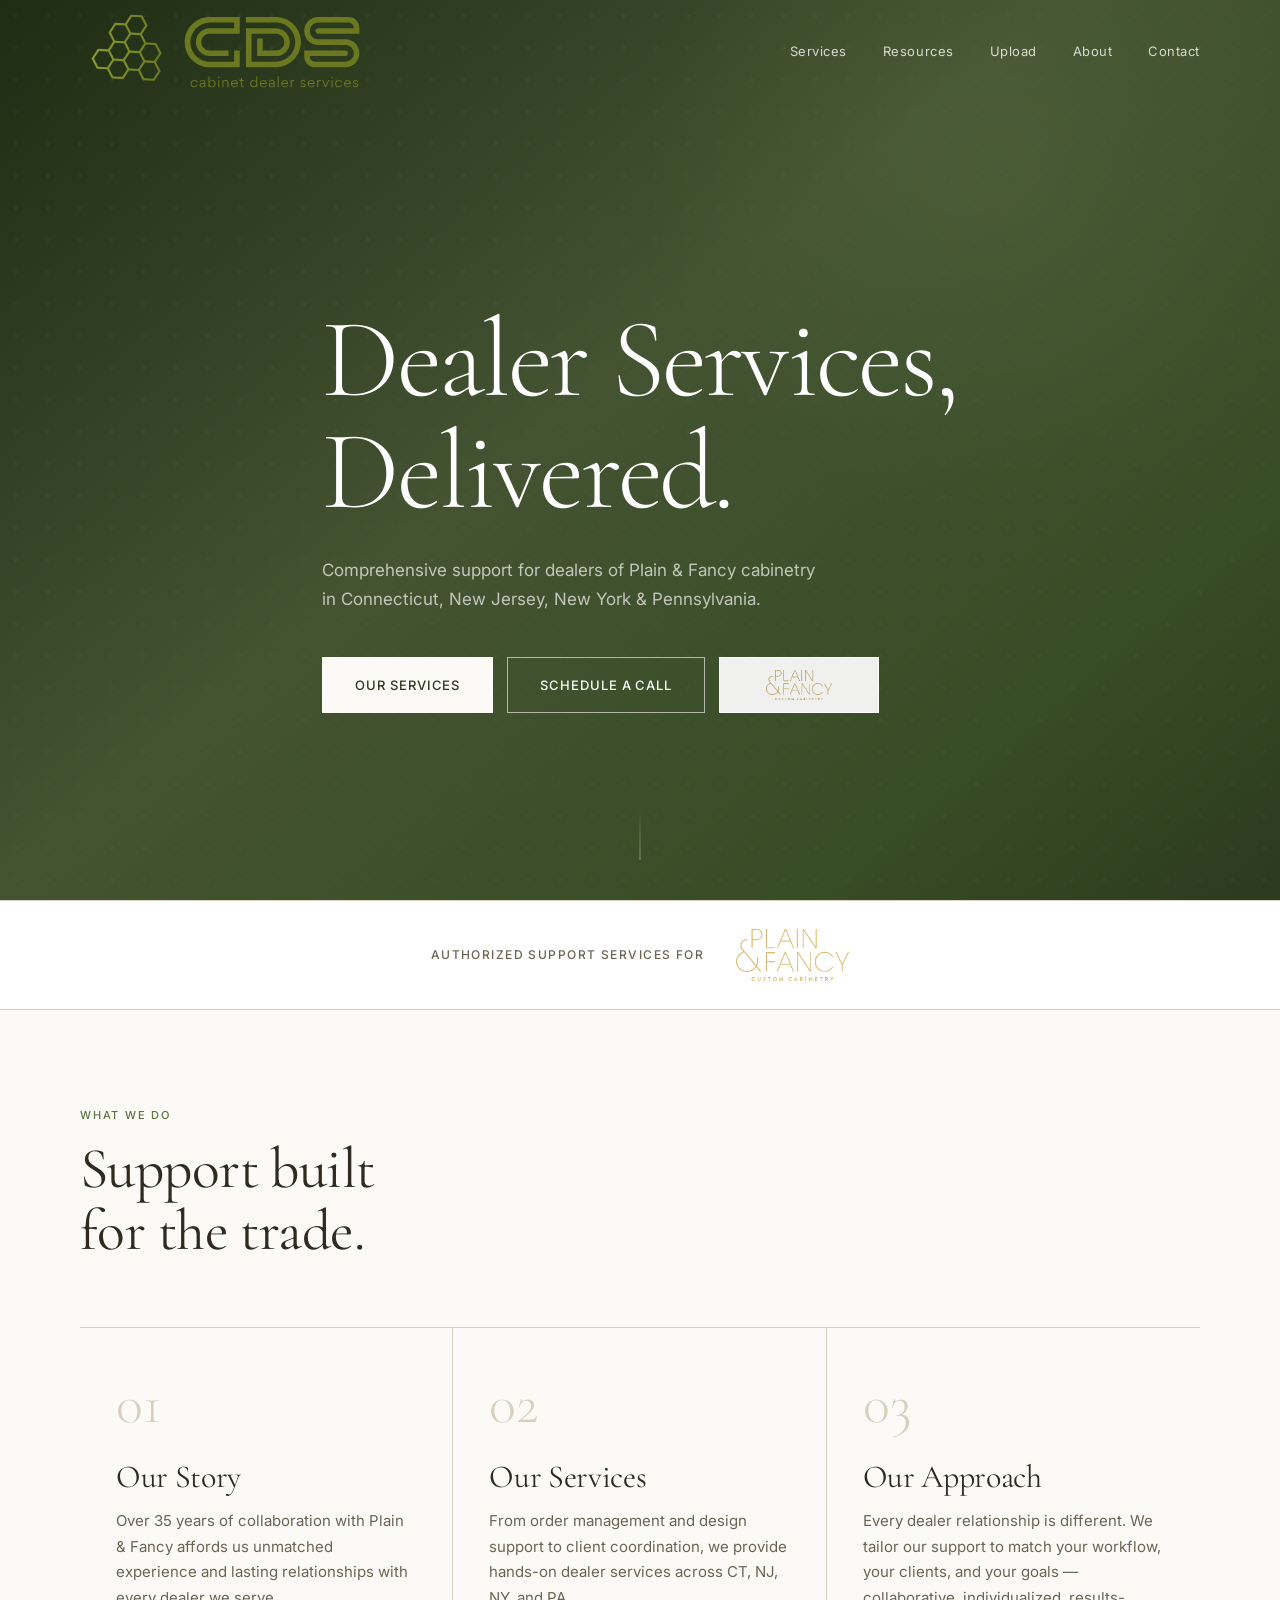
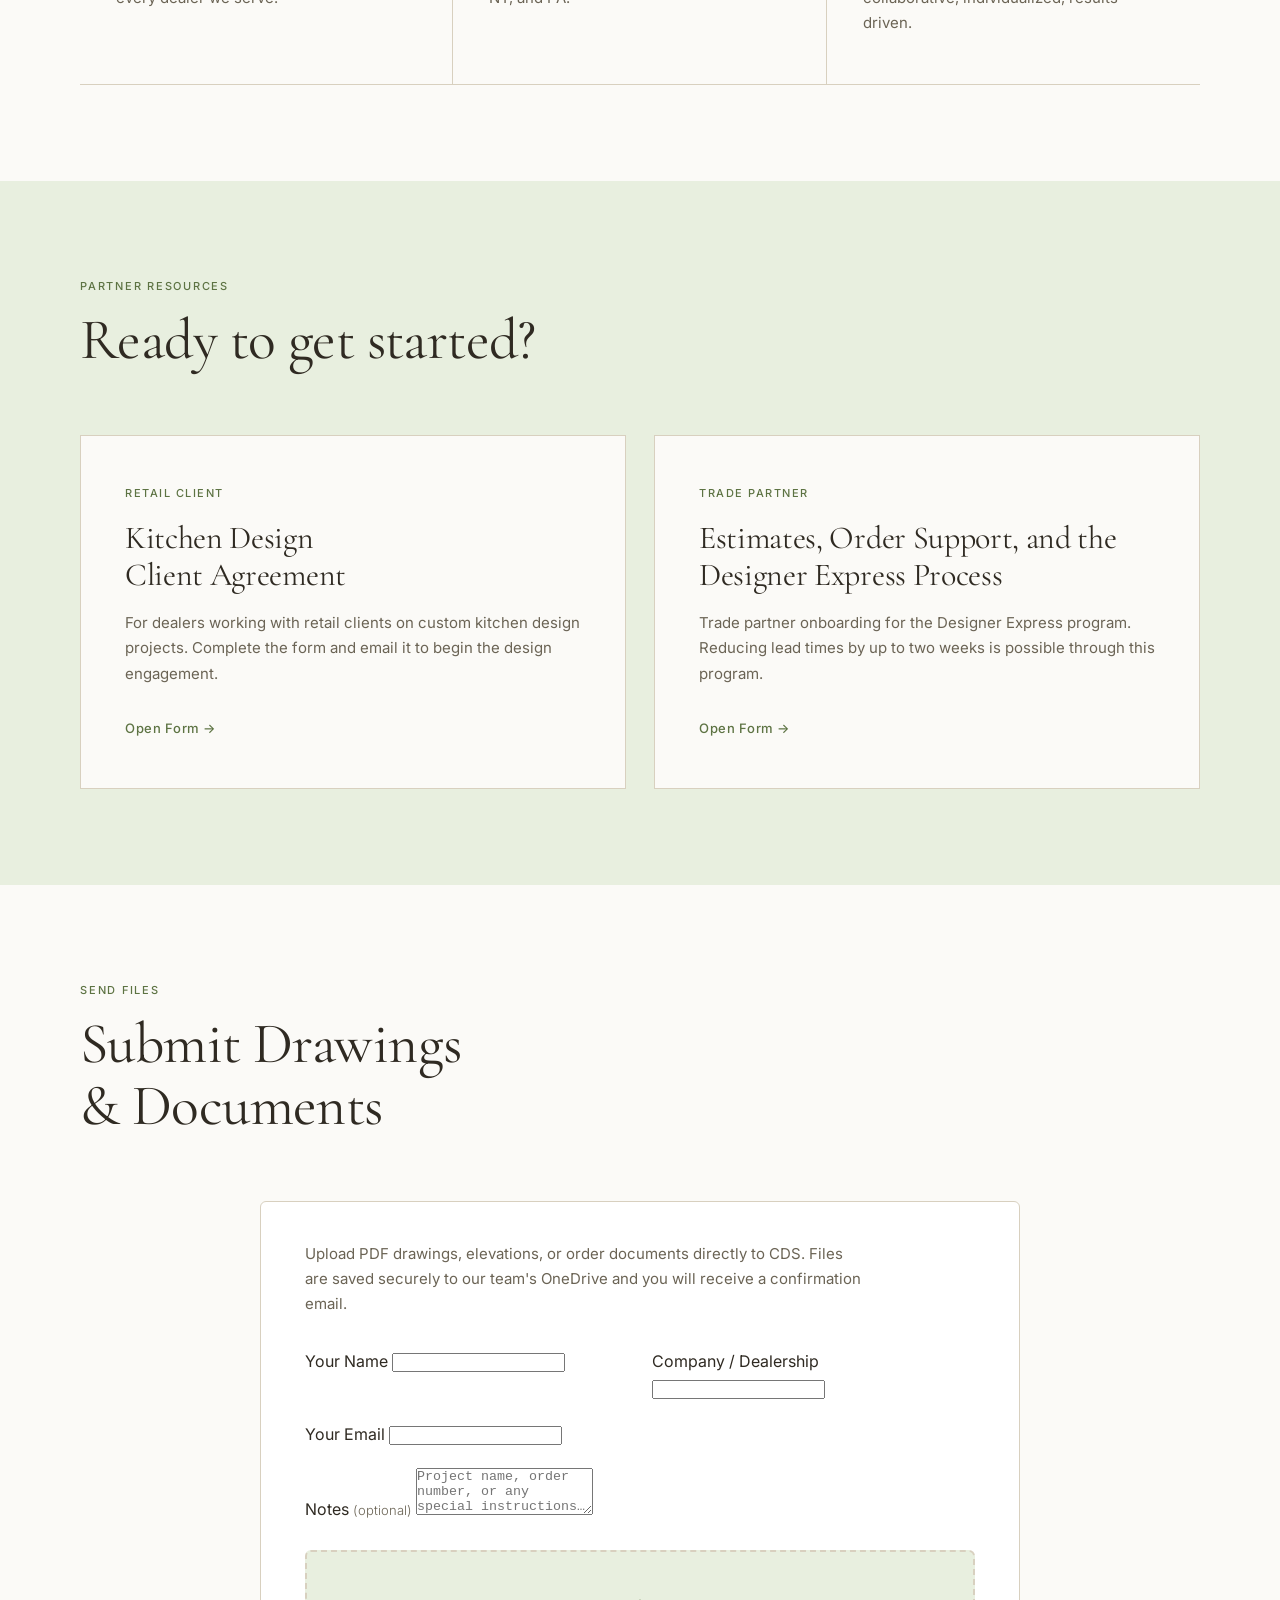
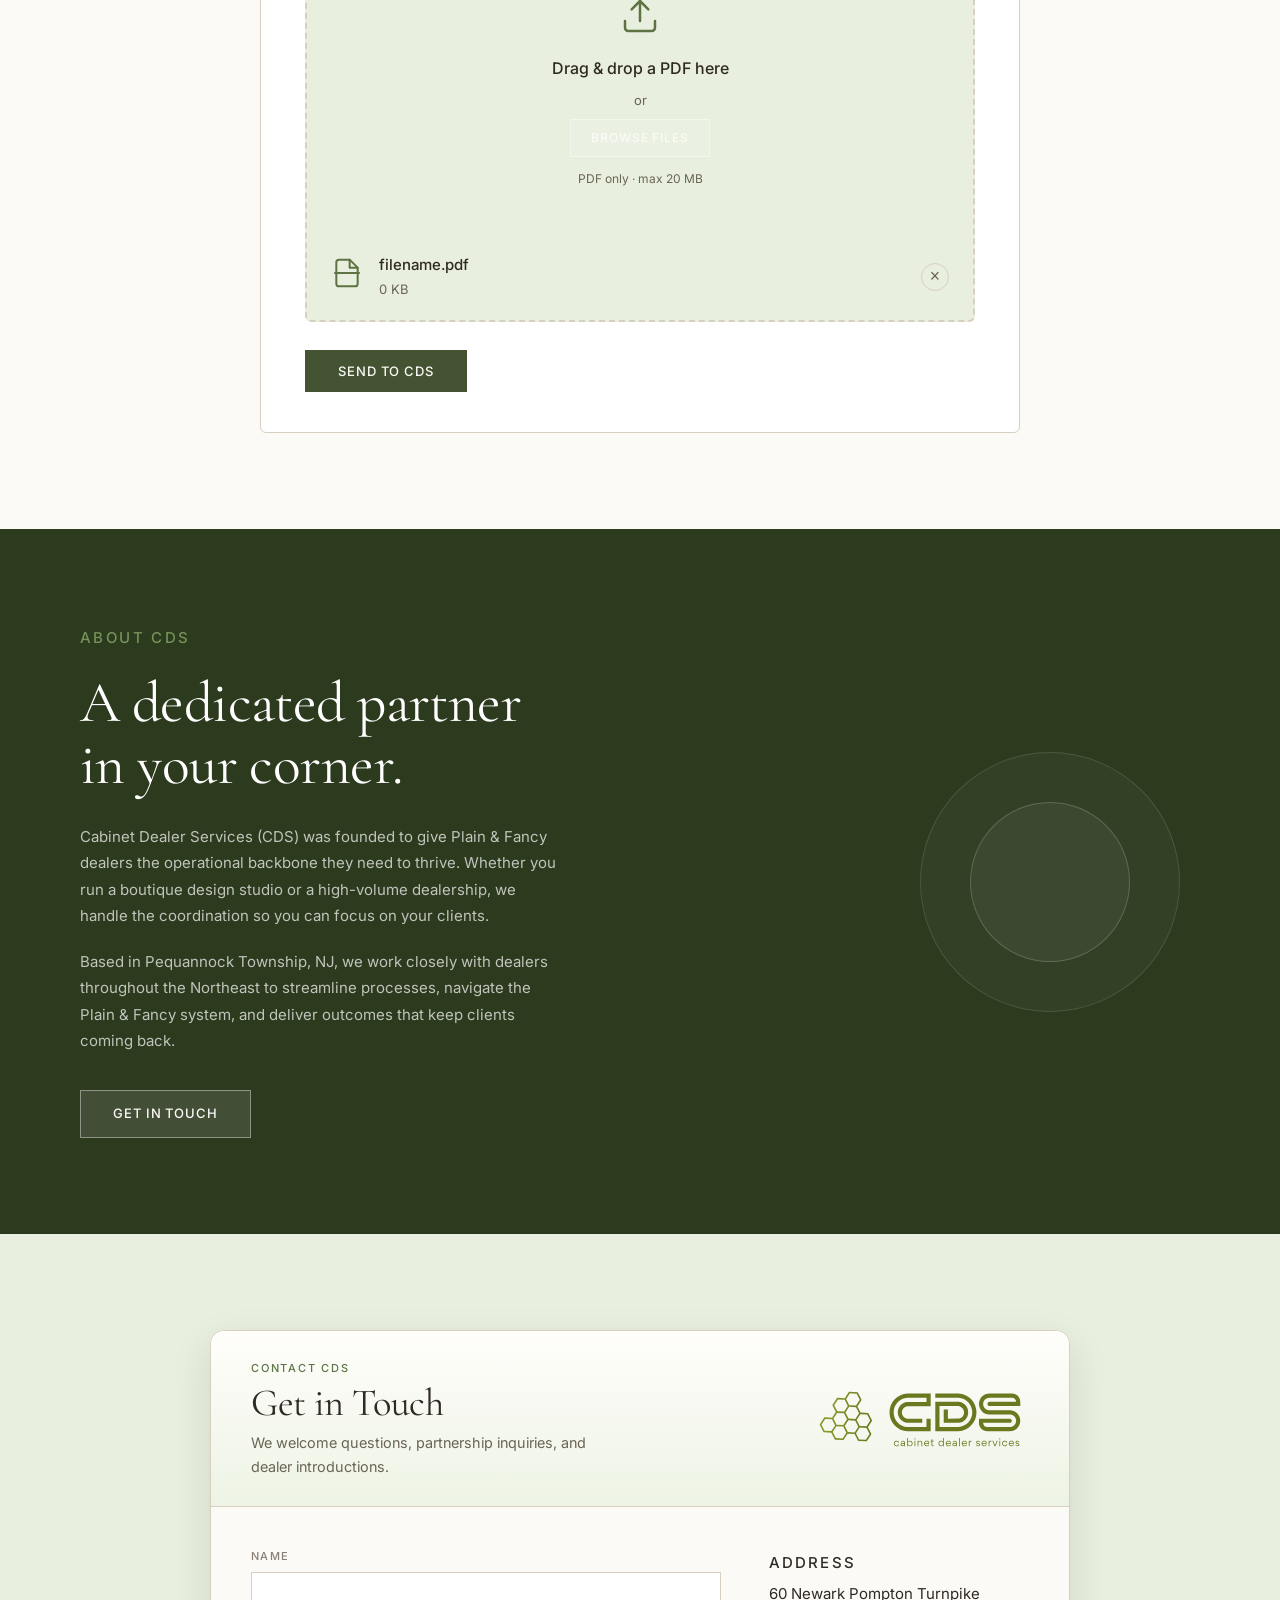
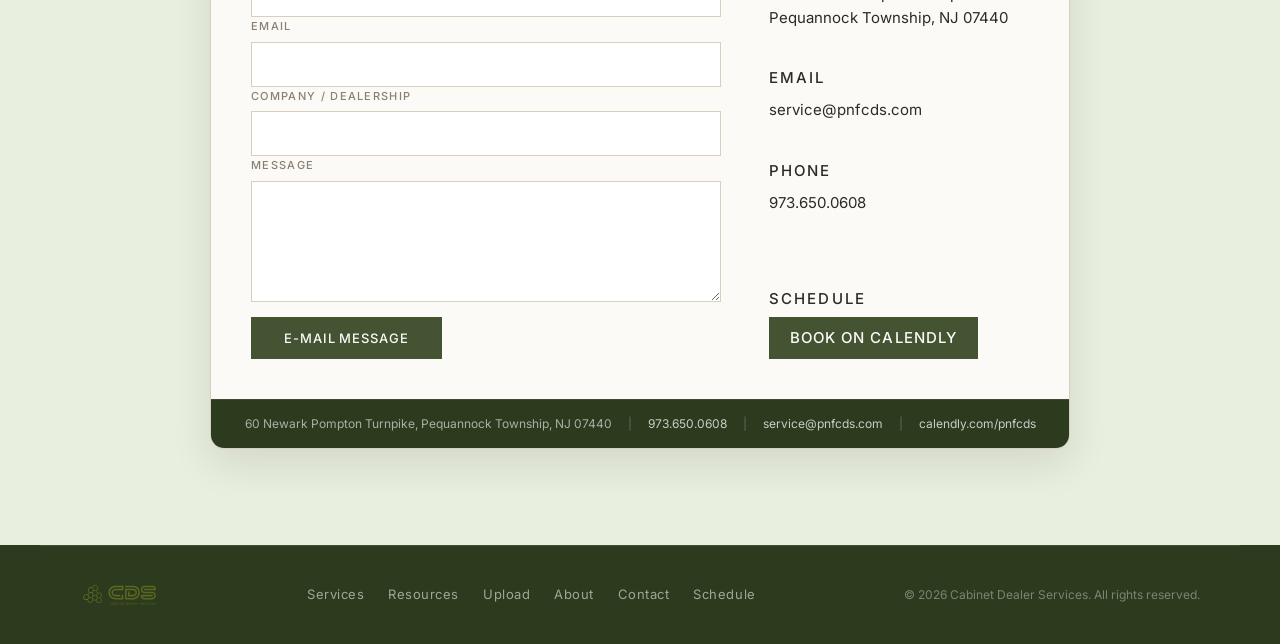
<file: index.html>
<!DOCTYPE html>
<html lang="en">
<head>
  <meta charset="UTF-8" />
  <meta name="viewport" content="width=device-width, initial-scale=1.0" />
  <title>CDS — Cabinet Dealer Services | Plain &amp; Fancy Cabinetry</title>
  <meta name="description" content="CDS provides expert dealer support services for Plain &amp; Fancy Cabinetry dealers in Connecticut, New Jersey, New York, and Pennsylvania." />
  <meta property="og:title" content="CDS — Cabinet Dealer Services" />
  <meta property="og:description" content="Comprehensive support for Plain &amp; Fancy Cabinetry dealers in CT, NJ, NY &amp; PA." />
  <meta property="og:type" content="website" />
  <link rel="preconnect" href="https://fonts.googleapis.com" />
  <link rel="preconnect" href="https://fonts.gstatic.com" crossorigin />
  <link href="https://fonts.googleapis.com/css2?family=Cormorant+Garamond:ital,wght@0,300;0,400;0,500;0,600;1,300;1,400&family=Inter:wght@300;400;500&display=swap" rel="stylesheet" />
  <link rel="stylesheet" href="css/style.css" />
</head>
<body>

  <!-- ===== NAV ===== -->
  <header id="site-header">
    <nav class="nav-inner" aria-label="Primary navigation">
      <a href="#hero" class="nav-logo" aria-label="CDS Home">
        <img src="assets/logo.svg" alt="CDS Cabinet Dealer Services" />
      </a>
      <button class="nav-toggle" id="nav-toggle" aria-label="Toggle menu" aria-expanded="false" aria-controls="nav-links">
        <span></span><span></span><span></span>
      </button>
      <ul class="nav-links" id="nav-links" role="list">
        <li><a href="#services">Services</a></li>
        <li><a href="#forms">Resources</a></li>
        <li><a href="#upload">Upload</a></li>
        <li><a href="#about">About</a></li>
        <li><a href="#contact">Contact</a></li>
      </ul>
    </nav>
  </header>

  <!-- ===== HERO ===== -->
  <section id="hero" aria-label="Hero">
    <div class="hero-inner">
      <div class="hero-copy">
        <h1 class="hero-headline">Dealer Services,<br>Delivered.</h1>
        <p class="hero-sub">
          Comprehensive support for dealers of Plain &amp; Fancy cabinetry in Connecticut, New Jersey, New York &amp; Pennsylvania.
        </p>
        <div class="hero-actions">
          <a href="#services" class="btn btn-light">Our Services</a>
          <a href="https://calendly.com/pnfcds" target="_blank" rel="noopener noreferrer" class="btn btn-outline-light">
            Schedule a Call
          </a>
          <a href="https://www.plainfancycabinetry.com" target="_blank" rel="noopener noreferrer" class="btn btn-pnf">
            <img src="assets/pnf-logo.png" alt="Plain &amp; Fancy Cabinetry" />
          </a>
        </div>
      </div>
    </div>
    <div class="hero-scroll" aria-hidden="true">
      <span class="scroll-line"></span>
    </div>
  </section>

  <!-- ===== PARTNER STRIP ===== -->
  <div id="partner-strip" aria-label="Plain &amp; Fancy partnership">
    <div class="partner-inner">
      <span class="partner-label">Authorized Support Services for</span>
      <img src="assets/pnf-logo.png" alt="Plain &amp; Fancy Cabinetry" class="partner-logo" />
    </div>
  </div>

  <!-- ===== SERVICES ===== -->
  <section id="services" aria-labelledby="services-heading">
    <div class="section-inner">
      <header class="section-head">
        <p class="section-label">What We Do</p>
        <h2 id="services-heading">Support built<br>for the trade.</h2>
      </header>
      <div class="cards-grid">
        <div class="card">
          <div class="card-num" aria-hidden="true">01</div>
          <h3>Our Story</h3>
          <p>Over 35 years of collaboration with Plain &amp; Fancy affords us unmatched experience and lasting relationships with every dealer we serve.</p>
        </div>
        <div class="card">
          <div class="card-num" aria-hidden="true">02</div>
          <h3>Our Services</h3>
          <p>From order management and design support to client coordination, we provide hands-on dealer services across CT, NJ, NY, and PA.</p>
        </div>
        <div class="card">
          <div class="card-num" aria-hidden="true">03</div>
          <h3>Our Approach</h3>
          <p>Every dealer relationship is different. We tailor our support to match your workflow, your clients, and your goals — collaborative, individualized, results-driven.</p>
        </div>
      </div>
    </div>
  </section>

  <!-- ===== PARTNER RESOURCES / FORMS ===== -->
  <section id="forms" aria-labelledby="forms-heading">
    <div class="section-inner">
      <header class="section-head">
        <p class="section-label">Partner Resources</p>
        <h2 id="forms-heading">Ready to get started?</h2>
      </header>
      <div class="form-cards">
        <a href="forms/retail-agreement.html" class="form-card">
          <div class="form-card-tag">Retail Client</div>
          <h3>Kitchen Design<br>Client Agreement</h3>
          <p>For dealers working with retail clients on custom kitchen design projects. Complete the form and email it to begin the design engagement.</p>
          <span class="form-card-arrow">Open Form &rarr;</span>
        </a>
        <a href="forms/trade-order.html" class="form-card">
          <div class="form-card-tag">Trade Partner</div>
          <h3>Estimates, Order Support, and the Designer Express Process</h3>
          <p>Trade partner onboarding for the Designer Express program. Reducing lead times by up to two weeks is possible through this program.</p>
          <span class="form-card-arrow">Open Form &rarr;</span>
        </a>
      </div>
    </div>
  </section>

  <!-- ===== FILE UPLOAD ===== -->
  <section id="upload" aria-labelledby="upload-heading">
    <div class="section-inner">
      <header class="section-head">
        <p class="section-label">Send Files</p>
        <h2 id="upload-heading">Submit Drawings<br>&amp; Documents</h2>
      </header>

      <div class="upload-card">
        <p class="upload-intro">Upload PDF drawings, elevations, or order documents directly to CDS. Files are saved securely to our team's OneDrive and you will receive a confirmation email.</p>

        <!-- Power Automate upload form
             ACTION REQUIRED: Replace YOUR_POWER_AUTOMATE_URL in js/main.js
             with the HTTP POST URL from your Power Automate flow.
             See the setup guide provided with this file. -->
        <form id="upload-form" novalidate>
          <div class="upload-fields">
            <div class="field">
              <label for="uf-name">Your Name</label>
              <input type="text" id="uf-name" name="senderName" required autocomplete="name" />
            </div>
            <div class="field">
              <label for="uf-company">Company / Dealership</label>
              <input type="text" id="uf-company" name="senderCompany" required autocomplete="organization" />
            </div>
            <div class="field">
              <label for="uf-email">Your Email</label>
              <input type="email" id="uf-email" name="senderEmail" required autocomplete="email" />
            </div>
            <div class="field field--full">
              <label for="uf-notes">Notes <span class="field-optional">(optional)</span></label>
              <textarea id="uf-notes" name="notes" rows="3" placeholder="Project name, order number, or any special instructions…"></textarea>
            </div>
          </div>

          <div class="drop-zone" id="drop-zone" role="button" tabindex="0"
               aria-label="Drop a PDF here or click to browse files">
            <input type="file" id="uf-file" name="file" accept=".pdf,application/pdf"
                   class="drop-input" aria-label="Choose PDF file" />
            <div class="drop-idle" id="drop-idle">
              <div class="drop-icon" aria-hidden="true">
                <svg width="40" height="40" viewBox="0 0 24 24" fill="none"
                     stroke="currentColor" stroke-width="1.5" stroke-linecap="round" stroke-linejoin="round">
                  <path d="M21 15v4a2 2 0 0 1-2 2H5a2 2 0 0 1-2-2v-4"/>
                  <polyline points="17 8 12 3 7 8"/>
                  <line x1="12" y1="3" x2="12" y2="15"/>
                </svg>
              </div>
              <p class="drop-prompt">Drag &amp; drop a PDF here</p>
              <p class="drop-or">or</p>
              <span class="btn btn-ghost btn-sm" aria-hidden="true">Browse Files</span>
              <p class="drop-limit">PDF only &middot; max 20 MB</p>
            </div>
            <div class="drop-chosen" id="drop-chosen" hidden>
              <div class="drop-file-icon" aria-hidden="true">
                <svg width="32" height="32" viewBox="0 0 24 24" fill="none"
                     stroke="currentColor" stroke-width="1.5" stroke-linecap="round" stroke-linejoin="round">
                  <path d="M14 2H6a2 2 0 0 0-2 2v16a2 2 0 0 0 2 2h12a2 2 0 0 0 2-2V8z"/>
                  <polyline points="14 2 14 8 20 8"/>
                  <line x1="3" y1="12" x2="21" y2="12"/>
                </svg>
              </div>
              <div class="drop-file-info">
                <p class="drop-file-name" id="drop-file-name">filename.pdf</p>
                <p class="drop-file-size" id="drop-file-size">0 KB</p>
              </div>
              <button type="button" class="drop-clear" id="drop-clear"
                      aria-label="Remove selected file">&times;</button>
            </div>
          </div>

          <div class="upload-footer">
            <button type="submit" class="btn btn-dark" id="uf-submit" disabled>Send to CDS</button>
            <p class="form-status" id="upload-status" role="status" aria-live="polite"></p>
          </div>
        </form>
      </div>
    </div>
  </section>

  <!-- ===== ABOUT ===== -->
  <section id="about" aria-labelledby="about-heading">
    <div class="section-inner about-grid">
      <div class="about-copy">
        <p class="section-label">About CDS</p>
        <h2 id="about-heading">A dedicated partner<br>in your corner.</h2>
        <p>Cabinet Dealer Services (CDS) was founded to give Plain &amp; Fancy dealers the operational backbone they need to thrive. Whether you run a boutique design studio or a high-volume dealership, we handle the coordination so you can focus on your clients.</p>
        <p>Based in Pequannock Township, NJ, we work closely with dealers throughout the Northeast to streamline processes, navigate the Plain &amp; Fancy system, and deliver outcomes that keep clients coming back.</p>
        <a href="#contact" class="btn btn-ghost">Get in Touch</a>
      </div>
      <div class="about-accent" aria-hidden="true">
        <div class="accent-ring accent-ring--outer">
          <div class="accent-ring accent-ring--inner"></div>
        </div>
      </div>
    </div>
  </section>

  <!-- ===== CONTACT ===== -->
  <section id="contact" aria-labelledby="contact-heading">
    <div class="section-inner">

      <div class="contact-doc">

        <!-- Document header -->
        <div class="contact-doc-hd">
          <div class="contact-doc-hd-copy">
            <p class="section-label">Contact CDS</p>
            <h2 id="contact-heading">Get in Touch</h2>
            <p class="contact-doc-sub">We welcome questions, partnership inquiries, and dealer introductions.</p>
          </div>
          <div class="contact-doc-hd-logo">
            <img src="assets/logo.svg" alt="CDS Cabinet Dealer Services" />
          </div>
        </div>

        <!-- Document body -->
        <div class="contact-doc-body">
          <div class="contact-grid">

            <!-- Contact form — powered by Formspree
                 ACTION REQUIRED: Replace YOUR_FORM_ID with your Formspree endpoint.
                 1. Sign up free at https://formspree.io
                 2. Create a new form pointed at service@pnfcds.com
                 3. Copy the form ID (e.g. xpwrjkqz) and replace YOUR_FORM_ID below. -->
            <form
              class="contact-form"
              id="contact-form"
              action="https://formspree.io/f/YOUR_FORM_ID"
              method="POST"
              novalidate
            >
              <div class="field">
                <label for="cf-name">Name</label>
                <input type="text" id="cf-name" name="name" required autocomplete="name" />
              </div>
              <div class="field">
                <label for="cf-email">Email</label>
                <input type="email" id="cf-email" name="email" required autocomplete="email" />
              </div>
              <div class="field">
                <label for="cf-company">Company / Dealership</label>
                <input type="text" id="cf-company" name="company" autocomplete="organization" />
              </div>
              <div class="field">
                <label for="cf-message">Message</label>
                <textarea id="cf-message" name="message" rows="5" required></textarea>
              </div>
              <!-- Honeypot anti-spam field — hidden from real users -->
              <input type="text" name="_gotcha" style="display:none" tabindex="-1" autocomplete="off" />
              <div class="form-footer">
                <button type="submit" class="btn btn-dark" id="cf-submit">E-Mail Message</button>
                <p class="form-status" id="form-status" role="status" aria-live="polite"></p>
              </div>
            </form>

            <div class="contact-info">
              <div class="contact-block">
                <p class="contact-label">Address</p>
                <p>60 Newark Pompton Turnpike<br>Pequannock Township, NJ 07440</p>
              </div>
              <div class="contact-block">
                <p class="contact-label">Email</p>
                <a href="mailto:service@pnfcds.com">service@pnfcds.com</a>
              </div>
              <div class="contact-block">
                <p class="contact-label">Phone</p>
                <a href="tel:9736500608">973.650.0608</a>
              </div>
              <div class="contact-block">
                <p class="contact-label">Schedule</p>
                <a
                  href="https://calendly.com/pnfcds"
                  target="_blank"
                  rel="noopener noreferrer"
                  class="btn btn-dark btn-sm"
                >Book on Calendly</a>
              </div>
            </div>

          </div>
        </div>

        <!-- Document footer -->
        <div class="contact-doc-ft">
          <span>60 Newark Pompton Turnpike, Pequannock Township, NJ 07440</span>
          <span class="contact-doc-ft-sep" aria-hidden="true">|</span>
          <a href="tel:9736500608">973.650.0608</a>
          <span class="contact-doc-ft-sep" aria-hidden="true">|</span>
          <a href="mailto:service@pnfcds.com">service@pnfcds.com</a>
          <span class="contact-doc-ft-sep" aria-hidden="true">|</span>
          <a href="https://calendly.com/pnfcds" target="_blank" rel="noopener noreferrer">calendly.com/pnfcds</a>
        </div>

      </div>
    </div>
  </section>

  <!-- ===== FOOTER ===== -->
  <footer id="site-footer">
    <div class="footer-inner">
      <a href="#hero" class="footer-logo" aria-label="Back to top">
        <img src="assets/logo.svg" alt="CDS" />
      </a>
      <nav class="footer-nav" aria-label="Footer navigation">
        <a href="#services">Services</a>
        <a href="#forms">Resources</a>
        <a href="#upload">Upload</a>
        <a href="#about">About</a>
        <a href="#contact">Contact</a>
        <a href="https://calendly.com/pnfcds" target="_blank" rel="noopener noreferrer">Schedule</a>
      </nav>
      <p class="footer-copy">&copy; 2026 Cabinet Dealer Services. All rights reserved.</p>
    </div>
  </footer>

  <script src="js/main.js"></script>
</body>
</html>
</file>
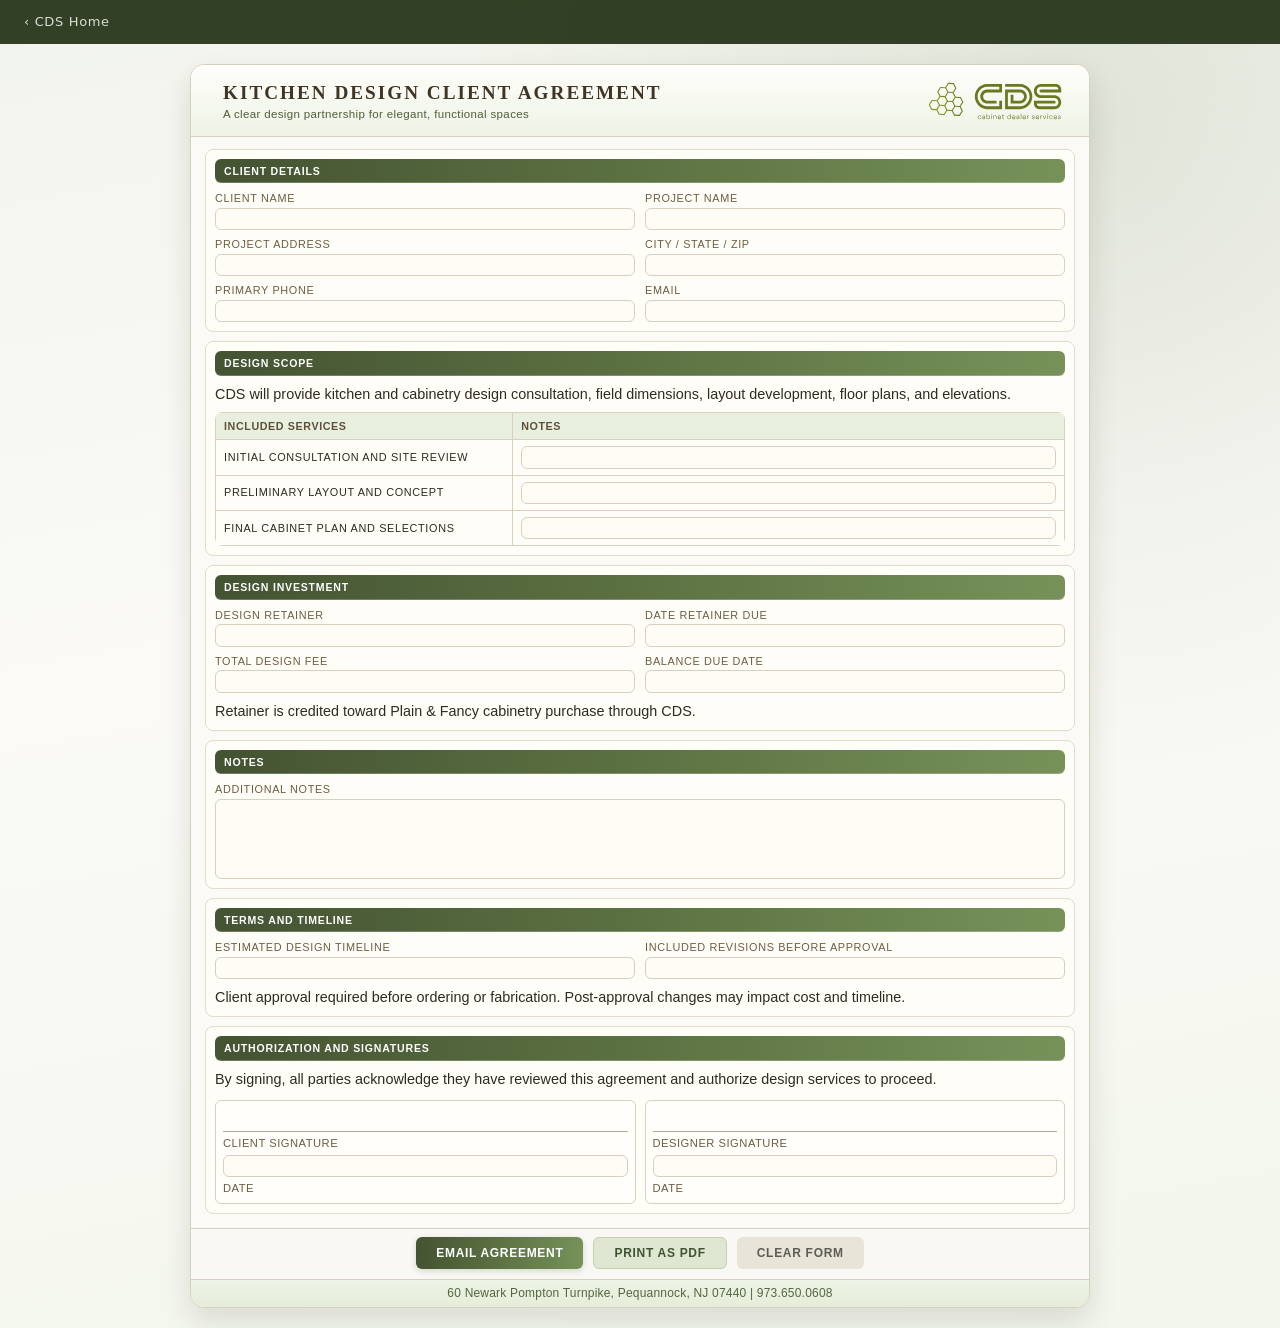
<file: Form.retail-agreement.html>
﻿<!DOCTYPE html>
<html lang="en">
<head>
    <meta charset="UTF-8" />
    <meta name="viewport" content="width=device-width, initial-scale=1.0" />
    <title>Kitchen Design Client Agreement</title>
    <style>
        :root {
            --ink: #2f2a22;
            --paper: #fbfaf7;
            --line: #d8d0bf;
            --band-start: #445332;
            --band-mid: #5d7343;
            --band-end: #769259;
            --accent: #5d7343;
            --soft: #e8efdf;
        }

        * {
            box-sizing: border-box;
        }

        body {
            margin: 0;
            background:
                radial-gradient(circle at 85% 10%, rgba(93, 115, 67, 0.14), transparent 40%),
                linear-gradient(170deg, #f1f4ec 0%, #fbfaf7 45%, #f2f6ec 100%);
            color: var(--ink);
            font-family: "Cormorant Garamond", "Garamond", "Baskerville", "Times New Roman", serif;
            line-height: 1.35;
            padding: 20px 14px;
        }

        .agreement {
            max-width: 900px;
            margin: 0 auto;
            background: var(--paper);
            border: 1px solid var(--line);
            border-radius: 14px;
            overflow: hidden;
            box-shadow: 0 14px 30px rgba(33, 26, 18, 0.12);
        }

        .top {
            padding: 5px 32px 4px;
            background: linear-gradient(180deg, #fffefb 0%, #edf3e5 100%);
            border-bottom: 1px solid var(--line);
            min-height: 72px;
            display: flex;
            align-items: center;
        }

        .top-layout {
            display: grid;
            grid-template-columns: 80% 20%;
            align-items: center;
            gap: 10px;
            width: 100%;
        }

        .top-copy {
            width: 100%;
            min-width: 0;
        }

        .logo-wrap {
            display: flex;
            justify-content: flex-end;
            width: 100%;
            margin-bottom: 0;
        }

        .logo-wrap img {
            width: min(144px, 100%);
            height: auto;
        }

        .title {
            text-align: left;
            letter-spacing: 2px;
            text-transform: uppercase;
            font-size: clamp(0.95rem, 0.88rem + 0.4vw, 1.25rem);
            margin: 0 0 1px;
            color: #3f3526;
        }

        .subtitle {
            text-align: left;
            margin: 0;
            font-family: "Avenir Next", "Century Gothic", "Segoe UI", sans-serif;
            color: #4f5f3b;
            font-size: 0.72rem;
            letter-spacing: 0.35px;
        }

        .doc-body {
            padding: 12px 14px 14px;
            display: grid;
            gap: 9px;
        }

        .band {
            background: linear-gradient(90deg, var(--band-start), var(--band-mid) 52%, var(--band-end));
            color: #ffffff;
            padding: 5px 9px;
            border-radius: 6px;
            text-transform: uppercase;
            letter-spacing: 0.8px;
            font-family: "Avenir Next", "Century Gothic", "Segoe UI", sans-serif;
            font-size: 0.66rem;
            font-weight: 600;
            box-shadow: inset 0 -1px 0 rgba(255, 255, 255, 0.22);
        }

        .section {
            border: 1px solid #e3dbcc;
            border-radius: 8px;
            background: #fffdf8;
            padding: 9px;
            display: grid;
            gap: 8px;
        }

        .two-col {
            display: grid;
            grid-template-columns: 1fr 1fr;
            gap: 7px 10px;
        }

        .field {
            display: grid;
            gap: 2px;
        }

        .field label {
            font-family: "Avenir Next", "Century Gothic", "Segoe UI", sans-serif;
            font-size: 0.68rem;
            letter-spacing: 0.65px;
            text-transform: uppercase;
            color: #6e5e43;
        }

        .line {
            min-height: 21px;
            border: 1px solid #d9cfbe;
            border-radius: 6px;
            background: #fffcf6;
            padding: 2px 6px;
            font-family: "Avenir Next", "Century Gothic", "Segoe UI", sans-serif;
            font-size: 0.82rem;
            line-height: 1.25;
            cursor: text;
            white-space: pre-wrap;
        }

        .line.tall {
            min-height: 48px;
        }

        .sig-line {
            min-height: 24px;
            border-bottom: 1px solid #b9aa8d;
            padding: 2px 2px 1px;
            font-family: "Avenir Next", "Century Gothic", "Segoe UI", sans-serif;
            font-size: 0.82rem;
            line-height: 1.25;
            cursor: text;
            white-space: pre-wrap;
        }

        .line[contenteditable="true"],
        .sig-line[contenteditable="true"] {
            outline: none;
        }

        .line[contenteditable="true"]:focus,
        .sig-line[contenteditable="true"]:focus {
            box-shadow: inset 0 0 0 1px rgba(68, 83, 50, 0.35);
            background: #fffefb;
        }

        .copy {
            margin: 0;
            font-family: "Dubai", "Avenir Next", "Century Gothic", "Segoe UI", sans-serif;
            font-size: 0.9rem;
            font-weight: 500;
            line-height: 1.4;
        }

        table {
            width: 100%;
            border-collapse: collapse;
            overflow: hidden;
            border-radius: 8px;
        }

        th,
        td {
            border: 1px solid #dccfb9;
            padding: 6px 8px;
            vertical-align: middle;
            font-family: "Avenir Next", "Century Gothic", "Segoe UI", sans-serif;
            font-size: 0.68rem;
            text-transform: uppercase;
            letter-spacing: 0.65px;
        }

        th {
            text-align: left;
            font-family: "Avenir Next", "Century Gothic", "Segoe UI", sans-serif;
            font-size: 0.67rem;
            letter-spacing: 0.6px;
            text-transform: uppercase;
            background: var(--soft);
            color: #5e5139;
        }

        .sign-grid {
            display: grid;
            grid-template-columns: 1fr 1fr;
            gap: 9px;
            margin-top: 3px;
        }

        .signature {
            border: 1px solid #d9cfbe;
            border-radius: 6px;
            background: #fffefb;
            padding: 7px;
            display: grid;
            gap: 4px;
        }

        .sig-note {
            font-size: 0.7rem;
            color: #6d5c40;
            margin: 0;
            font-family: "Avenir Next", "Century Gothic", "Segoe UI", sans-serif;
            text-transform: uppercase;
            letter-spacing: 0.5px;
        }

        .submit-area {
            padding: 8px 14px 10px;
            display: flex;
            justify-content: center;
            gap: 10px;
            background: #f9f8f5;
            border-top: 1px solid var(--line);
        }

        .btn {
            padding: 8px 20px;
            border: none;
            border-radius: 6px;
            font-family: "Avenir Next", "Century Gothic", "Segoe UI", sans-serif;
            font-size: 0.75rem;
            letter-spacing: 0.7px;
            text-transform: uppercase;
            font-weight: 600;
            cursor: pointer;
            transition: all 0.2s ease;
        }

        .btn-submit {
            background: linear-gradient(90deg, var(--band-start), var(--band-mid) 52%, var(--band-end));
            color: #ffffff;
            box-shadow: 0 2px 6px rgba(68, 83, 50, 0.2);
        }

        .btn-submit:hover:not(:disabled) {
            box-shadow: 0 4px 10px rgba(68, 83, 50, 0.35);
        }

        .btn-submit:disabled {
            opacity: 0.6;
            cursor: not-allowed;
        }

        .btn-reset {
            background: #e8e4d8;
            color: #5d5e52;
        }

        .btn-reset:hover:not(:disabled) {
            background: #dcd7c8;
        }

        .btn-export {
            background: #dfe7d2;
            color: #405330;
            border: 1px solid #c3cfad;
        }

        .btn-export:hover:not(:disabled) {
            background: #d3dec0;
        }

        .form-locked .line,
        .form-locked .sig-line {
            background: #f0ede5;
            border-color: #ccc;
            cursor: not-allowed;
        }

        .submit-message {
            padding: 10px 14px;
            background: #e8f5e8;
            border: 1px solid #a8d5a8;
            border-radius: 6px;
            color: #2d5a2d;
            font-family: "Avenir Next", "Century Gothic", "Segoe UI", sans-serif;
            font-size: 0.8rem;
            text-align: center;
            margin-bottom: 8px;
            display: none;
        }

        .submit-message.show {
            display: block;
        }

        .fallback-message {
            display: none;
            padding: 0 14px 10px;
            font-family: "Avenir Next", "Century Gothic", "Segoe UI", sans-serif;
            font-size: 0.78rem;
            color: #5b503b;
            text-align: center;
        }

        .fallback-message.show {
            display: block;
        }

        .fallback-message a {
            color: #445332;
            font-weight: 600;
        }

        .footer {
            border-top: 1px solid var(--line);
            padding: 5px 12px 6px;
            font-family: "Dubai", "Avenir Next", "Century Gothic", "Segoe UI", sans-serif;
            font-size: 9pt;
            letter-spacing: 0.2px;
            color: #536541;
            background: linear-gradient(180deg, #eef4e5 0%, #e5ecd9 100%);
            text-align: center;
        }

        @media screen and (max-width: 760px) {
            .top {
                padding: 14px 12px 10px;
                min-height: auto;
            }

            .top-layout {
                grid-template-columns: 1fr;
                gap: 6px;
            }

            .title,
            .subtitle {
                text-align: center;
            }

            .logo-wrap {
                justify-content: center;
            }

            .doc-body {
                padding: 10px;
            }

            .two-col,
            .sign-grid {
                grid-template-columns: 1fr;
            }
        }

        @media print {
            * {
                -webkit-print-color-adjust: exact !important;
                print-color-adjust: exact !important;
            }

            @page {
                size: letter;
                margin: 0.25in 0.3in;
            }

            body {
                padding: 0;
                margin: 0;
                background: #ffffff;
                font-size: 9pt;
                zoom: 95%;
            }

            [style*="height:44px"] { display: none !important; }

            .agreement {
                margin-top: 0;
                border: none;
                border-radius: 0;
                box-shadow: none;
            }

            .top {
                min-height: 66px;
                padding: 4px 24px 3px;
            }

            .doc-body {
                gap: 6px;
                padding: 10px 11px 10px;
            }

            .section {
                padding: 7px;
                gap: 5px;
                break-inside: avoid;
                page-break-inside: avoid;
            }

            .two-col {
                grid-template-columns: 1fr 1fr !important;
            }

            th,
            td {
                padding: 5px 6px;
            }

            .line {
                min-height: 19px;
                padding: 1px 5px;
                font-size: 0.8rem;
            }

            .sig-line {
                min-height: 22px;
                padding: 1px 2px 1px;
            }

            .footer {
                padding: 4px 10px 5px;
            }

            .band,
            .footer,
            .top {
                background-clip: border-box;
            }

            .submit-area,
            .submit-message {
                display: none;
            }
        }
    
        /* Back-nav to main site */
        .back-nav {
            position: fixed;
            top: 0; left: 0; right: 0;
            z-index: 200;
            background: rgba(44,58,30,0.97);
            display: flex;
            align-items: center;
            height: 44px;
            padding: 0 1.5rem;
        }
        .back-nav a {
            font-family: 'Inter', system-ui, sans-serif;
            font-size: 0.8125rem;
            font-weight: 500;
            letter-spacing: 0.05em;
            color: rgba(255,255,255,0.82);
            text-decoration: none;
            transition: color 0.15s;
        }
        .back-nav a:hover { color: #fff; }
        @media print { .back-nav { display: none; } }
    </style>
</head>
<body>
    <nav class="back-nav"><a href="../index.html">&lsaquo;&nbsp;CDS&nbsp;Home</a></nav>
    <div style="height:44px"></div>
    <form id="agreementForm">
        <main class="agreement">
            <header class="top">
                <div class="top-layout">
                    <div class="top-copy">
                        <h1 class="title">Kitchen Design Client Agreement</h1>
                        <p class="subtitle">A clear design partnership for elegant, functional spaces</p>
                    </div>
                    <div class="logo-wrap">
                        <img src="../assets/logo.svg" alt="CDS Custom Cabinetry" />
                    </div>
                </div>
            </header>

            <section class="doc-body">
                <div class="section">
                    <div class="band">Client Details</div>
                    <div class="two-col">
                        <div class="field"><label>Client Name</label><div class="line" name="client_name"></div></div>
                        <div class="field"><label>Project Name</label><div class="line" name="project_name"></div></div>
                        <div class="field"><label>Project Address</label><div class="line" name="project_address"></div></div>
                        <div class="field"><label>City / State / ZIP</label><div class="line" name="city_state_zip"></div></div>
                        <div class="field"><label>Primary Phone</label><div class="line" name="primary_phone"></div></div>
                        <div class="field"><label>Email</label><div class="line" name="email"></div></div>
                    </div>
                </div>

                <div class="section">
                    <div class="band">Design Scope</div>
                    <p class="copy">CDS will provide kitchen and cabinetry design consultation, field dimensions, layout development, floor plans, and elevations.</p>
                    <table>
                        <tr>
                            <th style="width: 35%;">Included Services</th>
                            <th>Notes</th>
                        </tr>
                        <tr>
                            <td>Initial Consultation and Site Review</td>
                            <td><div class="line" name="service_1_notes"></div></td>
                        </tr>
                        <tr>
                            <td>Preliminary Layout and Concept</td>
                            <td><div class="line" name="service_2_notes"></div></td>
                        </tr>
                        <tr>
                            <td>Final Cabinet Plan and Selections</td>
                            <td><div class="line" name="service_3_notes"></div></td>
                        </tr>
                    </table>
                </div>

                <div class="section">
                    <div class="band">Design Investment</div>
                    <div class="two-col">
                        <div class="field"><label>Design Retainer</label><div class="line" name="design_retainer"></div></div>
                        <div class="field"><label>Date Retainer Due</label><div class="line" name="retainer_due_date"></div></div>
                        <div class="field"><label>Total Design Fee</label><div class="line" name="total_design_fee"></div></div>
                        <div class="field"><label>Balance Due Date</label><div class="line" name="balance_due_date"></div></div>
                    </div>
                    <p class="copy">Retainer is credited toward Plain &amp; Fancy cabinetry purchase through CDS.</p>
                </div>

                <div class="section">
                    <div class="band">Notes</div>
                    <div class="field"><label>Additional Notes</label><div class="line" name="notes" style="min-height: 80px;"></div></div>
                </div>

                <div class="section">
                    <div class="band">Terms and Timeline</div>
                    <div class="two-col">
                        <div class="field"><label>Estimated design timeline</label><div class="line" name="design_timeline"></div></div>
                        <div class="field"><label>Included revisions before approval</label><div class="line" name="revisions_included"></div></div>
                    </div>
                    <p class="copy">Client approval required before ordering or fabrication. Post-approval changes may impact cost and timeline.</p>
                </div>

                <div class="section">
                    <div class="band">Authorization and Signatures</div>
                    <p class="copy">By signing, all parties acknowledge they have reviewed this agreement and authorize design services to proceed.</p>
                    <div class="sign-grid">
                        <div class="signature">
                            <div class="sig-line" name="client_signature"></div>
                            <p class="sig-note">Client Signature</p>
                            <div class="line" name="client_date"></div>
                            <p class="sig-note">Date</p>
                        </div>
                        <div class="signature">
                            <div class="sig-line" name="designer_signature"></div>
                            <p class="sig-note">Designer Signature</p>
                            <div class="line" name="designer_date"></div>
                            <p class="sig-note">Date</p>
                        </div>
                    </div>
                </div>
            </section>

            <div class="submit-message" id="submitMessage"></div>
            <div class="fallback-message" id="fallbackMessage">
                If your email app did not open, click
                <a id="fallbackMailLink" href="#">this backup email link</a>
                or copy the form details into an email to pnfdealer.services@outlook.com.
            </div>

            <div class="submit-area">
                <button type="submit" class="btn btn-submit" id="submitBtn">Email Agreement</button>
                <button type="button" class="btn btn-export" id="downloadPdfBtn">Print as PDF</button>
                <button type="button" class="btn btn-reset" id="resetBtn">Clear Form</button>
            </div>

            <footer class="footer">
                60 Newark Pompton Turnpike, Pequannock, NJ 07440 | 973.650.0608
            </footer>
        </main>
    </form>

    <script>
        const agreementForm = document.getElementById('agreementForm');
        const fields = document.querySelectorAll('[name]');
        const submitBtn = document.getElementById('submitBtn');
        const downloadPdfBtn = document.getElementById('downloadPdfBtn');
        const resetBtn = document.getElementById('resetBtn');
        const submitMessage = document.getElementById('submitMessage');
        const fallbackMessage = document.getElementById('fallbackMessage');
        const fallbackMailLink = document.getElementById('fallbackMailLink');
        const formContainer = document.querySelector('.agreement');

        // Initialize editable fields
        fields.forEach(function (field) {
            field.setAttribute('contenteditable', 'true');
            field.setAttribute('tabindex', '0');
            field.setAttribute('role', 'textbox');
            if (!field.classList.contains('tall')) {
                field.setAttribute('aria-multiline', 'false');
            } else {
                field.setAttribute('aria-multiline', 'true');
            }
        });

        // Lock form
        function lockForm() {
            formContainer.classList.add('form-locked');
            fields.forEach(function (field) {
                field.setAttribute('contenteditable', 'false');
            });
            submitBtn.disabled = true;
        }

        // Unlock form
        function unlockForm() {
            formContainer.classList.remove('form-locked');
            fields.forEach(function (field) {
                field.setAttribute('contenteditable', 'true');
            });
            submitBtn.disabled = false;
        }

        // Show message
        function showMessage(text) {
            submitMessage.textContent = text;
            submitMessage.classList.add('show');
        }

        // Hide message
        function hideMessage() {
            submitMessage.classList.remove('show');
            fallbackMessage.classList.remove('show');
        }

        function getFieldValue(fieldName) {
            const field = agreementForm.querySelector('[name="' + fieldName + '"]');
            return field ? field.textContent.trim() : '';
        }

        function formatValue(value) {
            return value || '[blank]';
        }

        function buildAgreementBody() {
            return [
                'Kitchen Design Client Agreement',
                '',
                'Client Details',
                'Client Name: ' + formatValue(getFieldValue('client_name')),
                'Project Name: ' + formatValue(getFieldValue('project_name')),
                'Project Address: ' + formatValue(getFieldValue('project_address')),
                'City / State / ZIP: ' + formatValue(getFieldValue('city_state_zip')),
                'Primary Phone: ' + formatValue(getFieldValue('primary_phone')),
                'Email: ' + formatValue(getFieldValue('email')),
                '',
                'Design Scope',
                'CDS will provide kitchen and cabinetry design consultation, field dimensions, layout development, floor plans, and elevations.',
                'Initial Consultation and Site Review Notes: ' + formatValue(getFieldValue('service_1_notes')),
                'Preliminary Layout and Concept Notes: ' + formatValue(getFieldValue('service_2_notes')),
                'Final Cabinet Plan and Selections Notes: ' + formatValue(getFieldValue('service_3_notes')),
                '',
                'Design Investment',
                'Design Retainer: ' + formatValue(getFieldValue('design_retainer')),
                'Date Retainer Due: ' + formatValue(getFieldValue('retainer_due_date')),
                'Total Design Fee: ' + formatValue(getFieldValue('total_design_fee')),
                'Balance Due Date: ' + formatValue(getFieldValue('balance_due_date')),
                'Retainer is credited toward Plain & Fancy cabinetry purchase through CDS.',
                '',
                'Terms and Timeline',
                'Estimated design timeline: ' + formatValue(getFieldValue('design_timeline')),
                'Included revisions before approval: ' + formatValue(getFieldValue('revisions_included')),
                'Client approval required before ordering or fabrication.',
                'Post-approval changes may impact cost and timeline.',
                '',
                'Authorization and Signatures',
                'Client Signature: ' + formatValue(getFieldValue('client_signature')),
                'Client Date: ' + formatValue(getFieldValue('client_date')),
                'Designer Signature: ' + formatValue(getFieldValue('designer_signature')),
                'Designer Date: ' + formatValue(getFieldValue('designer_date')),
                '',
                'Submitted from pnfcds.com'
            ].join('\n');
        }

        // Open the user's mail client with a complete agreement draft
        agreementForm.addEventListener('submit', function (e) {
            const recipient = 'pnfdealer.services@outlook.com';
            const clientEmail = getFieldValue('email');
            const clientName = getFieldValue('client_name') || 'Client';
            const projectName = getFieldValue('project_name') || 'Project';
            const subject = 'Kitchen Design Client Agreement - ' + clientName + ' [' + projectName + ']';
            const body = buildAgreementBody();
            let mailtoLink = 'mailto:' + encodeURIComponent(recipient) + '?subject=' + encodeURIComponent(subject) + '&body=' + encodeURIComponent(body);

            e.preventDefault();

            if (clientEmail) {
                mailtoLink += '&cc=' + encodeURIComponent(clientEmail);
            }

            showMessage('Your email draft is opening now. Review it in your mail app, then click Send.');
            fallbackMailLink.href = mailtoLink;
            fallbackMessage.classList.add('show');
            window.location.href = mailtoLink;
        });

        downloadPdfBtn.addEventListener('click', function () {
            showMessage('Print dialog opening. Choose "Save as PDF", save the file, then attach it to your email draft.');
            fallbackMessage.classList.remove('show');
            window.print();
        });

        // Reset handler
        resetBtn.addEventListener('click', function () {
            if (confirm('Clear all data from the form?')) {
                unlockForm();
                hideMessage();
                fields.forEach(function (field) {
                    field.textContent = '';
                });
            }
        });
    </script>
</body>
</html>
</file>
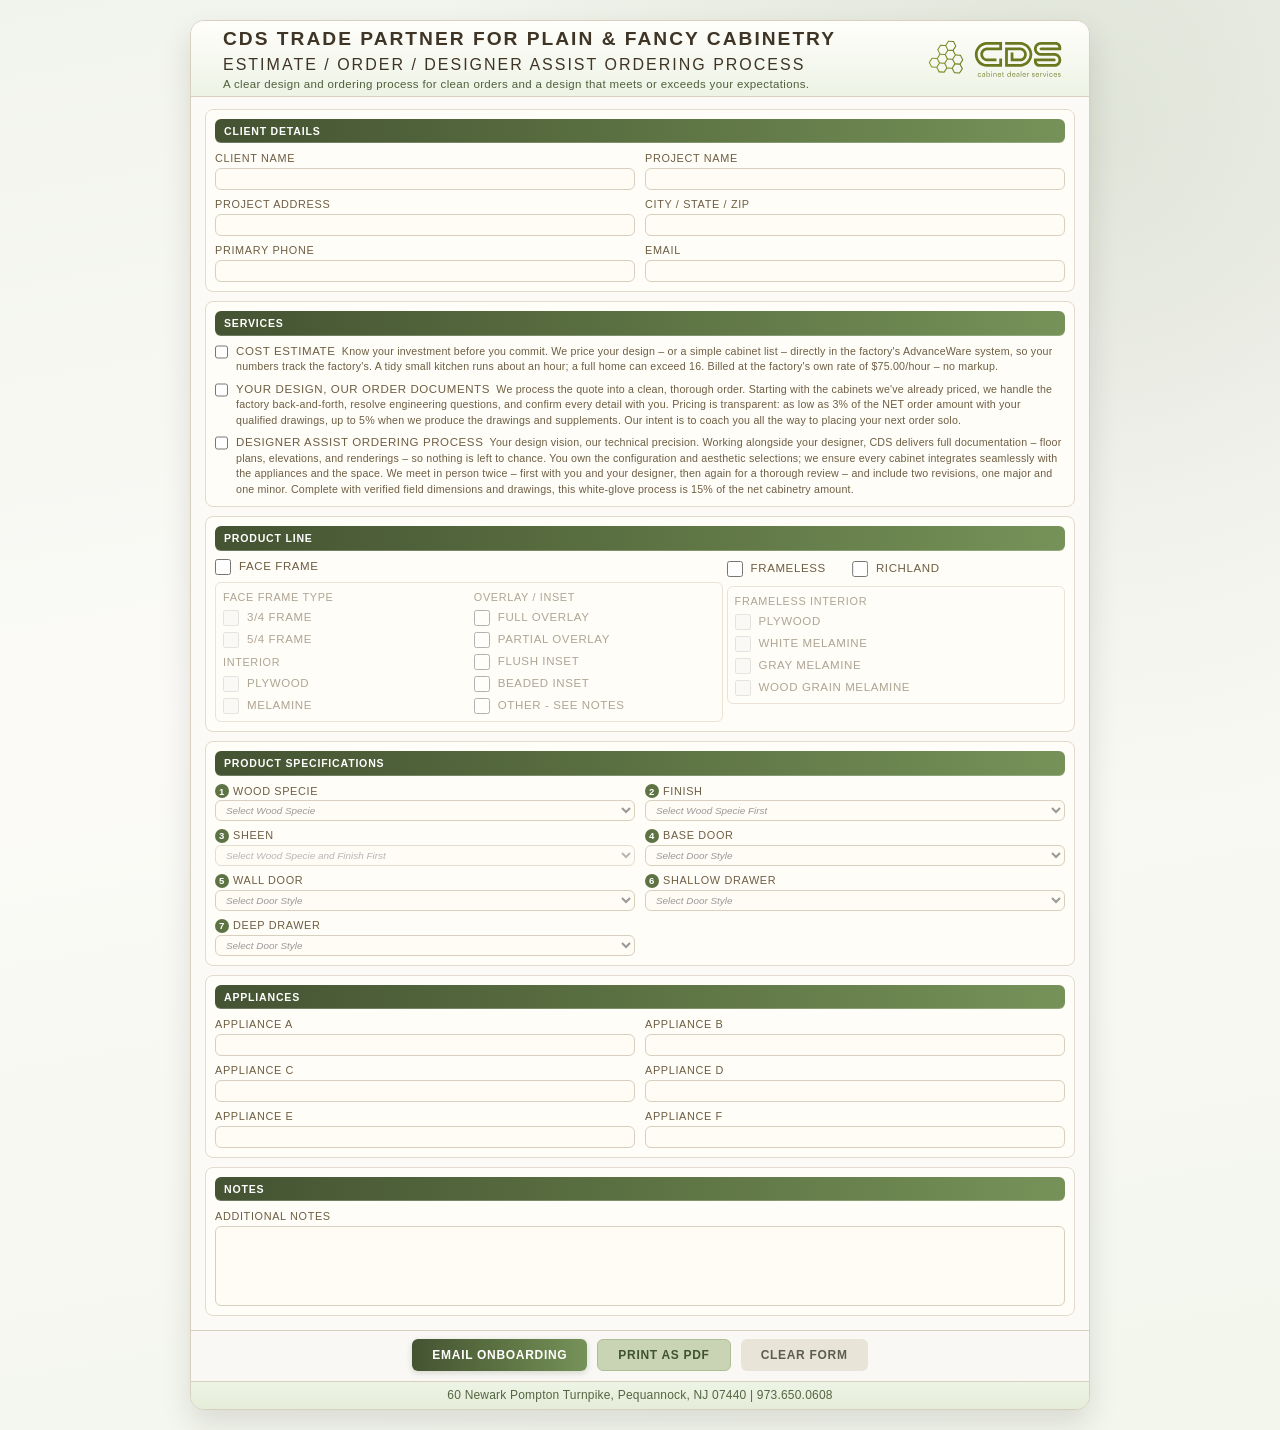
<file: Form.trade-order.html>
﻿<!DOCTYPE html>
<html lang="en">
<head>
    <meta charset="UTF-8" />
    <meta name="viewport" content="width=device-width, initial-scale=1.0" />
    <title>CDS Trade Partner for Plain & Fancy Cabinetry - Estimate / Order / Designer Assist Ordering Process</title>
    <style>
        :root {
            --ink: #2f2a22;
            --paper: #fbfaf7;
            --line: #d8d0bf;
            --band-start: #445332;
            --band-mid: #5d7343;
            --band-end: #769259;
            --accent: #5d7343;
            --soft: #e8efdf;
        }

        * {
            box-sizing: border-box;
        }

        body {
            margin: 0;
            background:
                radial-gradient(circle at 85% 10%, rgba(93, 115, 67, 0.14), transparent 40%),
                linear-gradient(170deg, #f1f4ec 0%, #fbfaf7 45%, #f2f6ec 100%);
            color: var(--ink);
            font-family: "Cormorant Garamond", "Garamond", "Baskerville", "Times New Roman", serif;
            line-height: 1.35;
            padding: 20px 14px;
        }

        .agreement {
            max-width: 900px;
            margin: 0 auto;
            background: var(--paper);
            border: 1px solid var(--line);
            border-radius: 14px;
            overflow: hidden;
            box-shadow: 0 14px 30px rgba(33, 26, 18, 0.12);
        }

        .top {
            padding: 5px 32px 4px;
            background: linear-gradient(180deg, #fffefb 0%, #edf3e5 100%);
            border-bottom: 1px solid var(--line);
            min-height: 72px;
            display: flex;
            align-items: center;
        }

        .top-layout {
            display: grid;
            grid-template-columns: 80% 20%;
            align-items: center;
            gap: 10px;
            width: 100%;
        }

        .top-copy {
            width: 100%;
            min-width: 0;
        }

        .logo-wrap {
            display: flex;
            justify-content: flex-end;
            width: 100%;
            margin-bottom: 0;
        }

        .logo-wrap img,
        .logo-wrap svg {
            width: min(144px, 100%);
            height: auto;
        }

        .title {
            text-align: left;
            letter-spacing: 2px;
            text-transform: uppercase;
            font-family: "Tahoma", "Segoe UI", "Geneva", "Verdana", sans-serif;
            font-size: clamp(0.95rem, 0.88rem + 0.4vw, 1.25rem);
            margin: 0 0 1px;
            color: #3f3526;
        }

        .subtitle {
            text-align: left;
            margin: 0;
            font-family: "Avenir Next", "Century Gothic", "Segoe UI", sans-serif;
            color: #4f5f3b;
            font-size: 0.72rem;
            letter-spacing: 0.35px;
        }

        .doc-body {
            padding: 12px 14px 14px;
            display: grid;
            gap: 9px;
        }

        .band {
            background: linear-gradient(90deg, var(--band-start), var(--band-mid) 52%, var(--band-end));
            color: #ffffff;
            padding: 5px 9px;
            border-radius: 6px;
            text-transform: uppercase;
            letter-spacing: 0.8px;
            font-family: "Avenir Next", "Century Gothic", "Segoe UI", sans-serif;
            font-size: 0.66rem;
            font-weight: 600;
            box-shadow: inset 0 -1px 0 rgba(255, 255, 255, 0.22);
        }

        .section {
            border: 1px solid #e3dbcc;
            border-radius: 8px;
            background: #fffdf8;
            padding: 9px;
            display: grid;
            gap: 8px;
        }

        .two-col {
            display: grid;
            grid-template-columns: 1fr 1fr;
            gap: 7px 10px;
        }

        .field {
            display: grid;
            gap: 2px;
        }

        .field label {
            font-family: "Avenir Next", "Century Gothic", "Segoe UI", sans-serif;
            font-size: 0.68rem;
            letter-spacing: 0.65px;
            text-transform: uppercase;
            color: #6e5e43;
        }

        .checkbox-grid {
            display: grid;
            grid-template-columns: 1fr 1fr;
            gap: 8px 14px;
        }

        .product-line-columns {
            display: grid;
            grid-template-columns: 1.5fr 1fr;
            gap: 4px;
        }

        .face-frame-sub-columns {
            display: grid;
            grid-template-columns: 1fr 1fr;
            gap: 10px;
            align-items: start;
        }

        .product-line-column {
            display: grid;
            gap: 7px;
            align-content: start;
        }

        .option-stack {
            display: grid;
            grid-template-columns: 1fr;
            gap: 6px;
        }

        .checkbox-option {
            display: flex;
            align-items: flex-start;
            gap: 8px;
            font-family: "Avenir Next", "Century Gothic", "Segoe UI", sans-serif;
            font-size: 0.72rem;
            text-transform: uppercase;
            letter-spacing: 0.6px;
            color: #6e5e43;
        }

        .service-desc {
            display: inline;
            font-size: 0.667rem;
            text-transform: none;
            letter-spacing: 0.2px;
            line-height: 1.35;
            color: #6e5e43;
        }

        .service-desc::before {
            content: "\00a0\00a0";
        }

        .step-num {
            display: inline-flex;
            align-items: center;
            justify-content: center;
            width: 14px;
            height: 14px;
            border-radius: 50%;
            background: var(--accent);
            color: #fff;
            font-size: 0.6rem;
            font-weight: 700;
            line-height: 1;
            margin-right: 4px;
            font-family: "Avenir Next", "Century Gothic", "Segoe UI", sans-serif;
        }

        .checkbox-option input[type="checkbox"] {
            width: 16px;
            height: 16px;
            margin: 0;
            accent-color: #5d7343;
        }

        .sub-options {
            border: 1px solid #dccfb9;
            border-radius: 6px;
            padding: 7px;
            background: #fffdf8;
            display: grid;
            gap: 6px;
        }

        .sub-options.disabled {
            opacity: 0.55;
        }

        .line {
            min-height: 21px;
            border: 1px solid #d9cfbe;
            border-radius: 6px;
            background: #fffcf6;
            padding: 2px 6px;
            font-family: "Avenir Next", "Century Gothic", "Segoe UI", sans-serif;
            font-size: 0.82rem;
            line-height: 1.25;
            cursor: text;
            white-space: pre-wrap;
        }

        .select-field {
            min-height: 21px;
            height: 21px;
            border: 1px solid #d9cfbe;
            border-radius: 6px;
            background: #fffcf6;
            padding: 2px 6px;
            font-family: "Avenir Next", "Century Gothic", "Segoe UI", sans-serif;
            font-size: 0.82rem;
            line-height: 1.25;
            color: #2f2a22;
        }

        .select-field.placeholder {
            font-size: 0.62rem;
            color: #999;
            font-style: italic;
        }

        .select-field option[value=""] {
            font-size: 0.62rem;
            color: #999;
            font-style: italic;
        }

        .select-field option:not([value=""]) {
            font-size: 0.82rem;
            color: #2f2a22;
            font-style: normal;
        }

        .select-field:focus {
            outline: none;
            box-shadow: inset 0 0 0 1px rgba(68, 83, 50, 0.35);
            background: #fffefb;
        }

        .select-field optgroup {
            font-family: "Avenir Next", "Century Gothic", "Segoe UI", sans-serif;
            font-size: 0.82rem;
            font-weight: 600;
            color: #445332;
        }

        .select-field option[data-type="standard"] {
            background-color: #d4edda;
            color: #1a4620;
        }

        .select-field option[data-type="available"] {
            background-color: #fff3cd;
            color: #664d03;
        }

        .line.tall {
            min-height: 48px;
        }

        .sig-line {
            min-height: 24px;
            border-bottom: 1px solid #b9aa8d;
            padding: 2px 2px 1px;
            font-family: "Avenir Next", "Century Gothic", "Segoe UI", sans-serif;
            font-size: 0.82rem;
            line-height: 1.25;
            cursor: text;
            white-space: pre-wrap;
        }

        .line[contenteditable="true"],
        .sig-line[contenteditable="true"] {
            outline: none;
        }

        .line[contenteditable="true"]:focus,
        .sig-line[contenteditable="true"]:focus {
            box-shadow: inset 0 0 0 1px rgba(68, 83, 50, 0.35);
            background: #fffefb;
        }

        .copy {
            margin: 0;
            font-family: "Dubai", "Avenir Next", "Century Gothic", "Segoe UI", sans-serif;
            font-size: 0.9rem;
            font-weight: 500;
            line-height: 1.4;
        }

        table {
            width: 100%;
            border-collapse: collapse;
            overflow: hidden;
            border-radius: 8px;
        }

        th,
        td {
            border: 1px solid #dccfb9;
            padding: 6px 8px;
            vertical-align: middle;
            font-family: "Avenir Next", "Century Gothic", "Segoe UI", sans-serif;
            font-size: 0.68rem;
            text-transform: uppercase;
            letter-spacing: 0.65px;
        }

        th {
            text-align: left;
            font-family: "Avenir Next", "Century Gothic", "Segoe UI", sans-serif;
            font-size: 0.67rem;
            letter-spacing: 0.6px;
            text-transform: uppercase;
            background: var(--soft);
            color: #5e5139;
        }

        .sign-grid {
            display: grid;
            grid-template-columns: 1fr 1fr;
            gap: 9px;
            margin-top: 3px;
        }

        .signature {
            border: 1px solid #d9cfbe;
            border-radius: 6px;
            background: #fffefb;
            padding: 7px;
            display: grid;
            gap: 4px;
        }

        .sig-note {
            font-size: 0.7rem;
            color: #6d5c40;
            margin: 0;
            font-family: "Avenir Next", "Century Gothic", "Segoe UI", sans-serif;
            text-transform: uppercase;
            letter-spacing: 0.5px;
        }

        .submit-area {
            padding: 8px 14px 10px;
            display: flex;
            justify-content: center;
            gap: 10px;
            background: #f9f8f5;
            border-top: 1px solid var(--line);
        }

        .btn {
            padding: 8px 20px;
            border: none;
            border-radius: 6px;
            font-family: "Avenir Next", "Century Gothic", "Segoe UI", sans-serif;
            font-size: 0.75rem;
            letter-spacing: 0.7px;
            text-transform: uppercase;
            font-weight: 600;
            cursor: pointer;
            transition: all 0.2s ease;
        }

        .btn-submit {
            background: linear-gradient(90deg, var(--band-start), var(--band-mid) 52%, var(--band-end));
            color: #ffffff;
            box-shadow: 0 2px 6px rgba(68, 83, 50, 0.2);
        }

        .btn-submit:hover:not(:disabled) {
            box-shadow: 0 4px 10px rgba(68, 83, 50, 0.35);
        }

        .btn-submit:disabled {
            opacity: 0.6;
            cursor: not-allowed;
        }

        .btn-reset {
            background: #e8e4d8;
            color: #5d5e52;
        }

        .btn-reset:hover:not(:disabled) {
            background: #dcd7c8;
        }

        .btn-export {
            background: #c9d4b5;
            color: #405330;
            border: 1px solid #b0be96;
        }

        .btn-export:hover:not(:disabled) {
            background: #bcc9a5;
        }

        .form-locked .line,
        .form-locked .sig-line {
            background: #f0ede5;
            border-color: #ccc;
            cursor: not-allowed;
        }

        .submit-message {
            padding: 10px 14px;
            background: #e8f5e8;
            border: 1px solid #a8d5a8;
            border-radius: 6px;
            color: #2d5a2d;
            font-family: "Avenir Next", "Century Gothic", "Segoe UI", sans-serif;
            font-size: 0.8rem;
            text-align: center;
            margin-bottom: 8px;
            display: none;
        }

        .submit-message.show {
            display: block;
        }

        .fallback-message {
            display: none;
            padding: 0 14px 10px;
            font-family: "Avenir Next", "Century Gothic", "Segoe UI", sans-serif;
            font-size: 0.78rem;
            color: #5b503b;
            text-align: center;
        }

        .fallback-message.show {
            display: block;
        }

        .fallback-message a {
            color: #445332;
            font-weight: 600;
        }

        .footer {
            border-top: 1px solid var(--line);
            padding: 5px 12px 6px;
            font-family: "Dubai", "Avenir Next", "Century Gothic", "Segoe UI", sans-serif;
            font-size: 9pt;
            letter-spacing: 0.2px;
            color: #536541;
            background: linear-gradient(180deg, #eef4e5 0%, #e5ecd9 100%);
            text-align: center;
        }

        @media screen and (max-width: 760px) {
            .top {
                padding: 14px 12px 10px;
                min-height: auto;
            }

            .top-layout {
                grid-template-columns: 1fr;
                gap: 6px;
            }

            .title,
            .subtitle {
                text-align: center;
            }

            .logo-wrap {
                justify-content: center;
            }

            .doc-body {
                padding: 10px;
            }

            .two-col,
            .sign-grid {
                grid-template-columns: 1fr;
            }

            .product-line-columns {
                grid-template-columns: 1fr;
            }
        }

        @media print {
            * {
                -webkit-print-color-adjust: exact !important;
                print-color-adjust: exact !important;
            }

            @page {
                size: letter;
                margin: 0;
            }

            body {
                padding: 0;
                background: #ffffff;
                font-size: 9pt;
                zoom: 95%;
            }

            .agreement {
                border: none;
                border-radius: 0;
                box-shadow: none;
            }

            .top {
                min-height: 66px;
                padding: 4px 24px 3px;
            }

            .doc-body {
                gap: 6px;
                padding: 10px 11px 10px;
            }

            .section {
                padding: 7px;
                gap: 5px;
                break-inside: avoid;
                page-break-inside: avoid;
            }

            .two-col {
                grid-template-columns: 1fr 1fr !important;
            }

            th,
            td {
                padding: 5px 6px;
            }

            .line {
                min-height: 19px;
                padding: 1px 5px;
                font-size: 0.8rem;
            }

            .sig-line {
                min-height: 22px;
                padding: 1px 2px 1px;
            }

            .footer {
                padding: 4px 10px 5px;
            }

            .band,
            .footer,
            .top {
                background-clip: border-box;
            }

            .submit-area,
            .submit-message {
                display: none;
            }
        }
    </style>
</head>
<body>
    <form id="agreementForm">
        <main class="agreement">
            <header class="top">
                <div class="top-layout">
                    <div class="top-copy">
                        <h1 class="title">CDS Trade Partner for Plain & Fancy Cabinetry</h1>
                        <h2 class="title" style="font-size:1em;margin-top:2px;font-weight:500;">Estimate / Order / Designer Assist Ordering Process</h2>
                        <p class="subtitle">A clear design and ordering process for clean orders and a design that meets or exceeds your expectations.</p>
                    </div>
                    <div class="logo-wrap">
                        <svg xmlns="http://www.w3.org/2000/svg" xmlns:xlink="http://www.w3.org/1999/xlink" version="1.1" width="3260.8695652173915" height="1076.6777025762553" viewBox="0 -26.08695652173913 3260.8695652173915 1076.6777025762553" role="img" aria-label="CDS Custom Cabinetry"><g transform="scale(13.043478260869565) translate(10, 10)"><defs id="SvgjsDefs5123"><linearGradient id="SvgjsLinearGradient5130"><stop id="SvgjsStop5131" stop-color="#6B7820" offset="0"></stop><stop id="SvgjsStop5132" stop-color="#8B9B2A" offset="1"></stop></linearGradient></defs><g id="SvgjsG5124" featureKey="symbolFeature-0" transform="matrix(-0.7317014623199315,0,0,-0.7317014623199315,65.12139944305866,61.58265871107063)" fill="url(#SvgjsLinearGradient5130)"><path xmlns="http://www.w3.org/2000/svg" d="M88.891,34.886L83.228,23.8c-0.163-0.318-0.482-0.525-0.84-0.543l-11.549-0.593l-5.261-10.299  c-0.163-0.318-0.482-0.525-0.839-0.543l-12.432-0.639c-0.353-0.015-0.696,0.156-0.89,0.455l-6.158,9.503l-10.824-0.555l-5.26-10.299  c-0.163-0.318-0.482-0.525-0.839-0.543L15.905,9.105c-0.359-0.021-0.696,0.155-0.891,0.455l-6.77,10.446  c-0.194,0.3-0.214,0.681-0.051,0.999l5.26,10.299l-6.293,9.713c-0.194,0.3-0.214,0.681-0.051,0.999l5.664,11.085  c0.163,0.318,0.482,0.525,0.839,0.544l11.367,0.583l4.948,9.687l-6.293,9.713c-0.194,0.3-0.214,0.681-0.051,0.999l5.663,11.085  c0.163,0.318,0.482,0.525,0.839,0.544l12.432,0.64c0.017,0.001,0.034,0.001,0.051,0.001c0.338,0,0.654-0.171,0.839-0.456  l6.294-9.714l11.549,0.594c0.38,0.022,0.697-0.155,0.891-0.455l6.768-10.446c0.194-0.3,0.214-0.681,0.052-0.999l-5.194-10.171  l5.866-9.056l11.548,0.593c0.374,0.028,0.697-0.155,0.891-0.455l6.768-10.447C89.033,35.584,89.053,35.204,88.891,34.886z   M53.06,13.756l10.666,0.548l4.859,9.511l-5.808,8.963l-10.585-0.545l-4.894-9.584L53.06,13.756z M44.891,23.657l4.895,9.583  l-5.763,8.893l-10.666-0.548L28.5,32.075l5.807-8.962L44.891,23.657z M10.849,20.641l5.807-8.963l10.667,0.548l4.858,9.511  L26.375,30.7l-10.666-0.547L10.849,20.641z M14.625,51.163l-4.86-9.511l5.808-8.962l10.666,0.547l4.858,9.511l-5.807,8.963  L14.625,51.163z M27.323,53.253l5.807-8.964l10.666,0.547l4.859,9.51l-5.807,8.963l-10.667-0.548L27.323,53.253z M41.765,84.321  l-10.666-0.547l-4.86-9.511l5.807-8.964l10.667,0.548l4.858,9.51L41.765,84.321z M66.304,65.783l-5.808,8.964l-10.665-0.548  l-4.859-9.511l5.784-8.928l10.709,0.551L66.304,65.783z M61.718,53.751l-10.709-0.549l-4.838-9.473l5.807-8.962l10.666,0.547  l4.858,9.51L61.718,53.751z M80.428,44.213l-10.666-0.548l-4.859-9.511l5.807-8.962l10.666,0.547l4.86,9.512L80.428,44.213z"></path></g><g id="SvgjsG5125" featureKey="nameFeature-0" transform="matrix(1.5440994045406455,0,0,1.5440994045406455,80.00000294513589,-18.46742599207295)" fill="#6B7820"><path d="M30.6 11.96 l0 9.4 l-17.2 0 c-2.36 0.2 -4.16 2.24 -4.16 4.64 s1.8 4.36 4.16 4.64 l10.96 0 l0 3.12 l-10.96 0 c-4.04 -0.32 -7.24 -3.64 -7.24 -7.8 c0 -4 3.08 -7.4 7.08 -7.72 l14.24 0 l0 -3.16 l-14.08 0 l0 0.04 c-5.72 0.32 -10.28 5.04 -10.28 10.88 c0 5.8 4.56 10.56 10.28 10.88 l14.08 0 l0 -6.24 l3.12 0 l0 9.36 l-17.2 0 c-7.48 -0.32 -13.4 -6.48 -13.4 -14 c0 -7.56 5.92 -13.68 13.4 -14 z M34.032000000000004 11.96 l17.2 0 c7.48 0.32 13.4 6.48 13.4 14 c0 7.56 -5.92 13.72 -13.4 14.04 l-17.2 0 l0 -21.8 l17.2 0 c4.04 0.32 7.24 3.64 7.24 7.8 c0 4 -3.08 7.44 -7.08 7.76 l-11.12 0 l0 -9.84 l3.12 0 l0 6.72 l7.84 -0.04 c2.36 -0.2 4.16 -2.24 4.16 -4.6 c0 -2.04 -1.28 -3.72 -3.08 -4.4 c-0.68 -0.28 -1.08 -0.28 -2.16 -0.28 l-13 0 l0 15.56 l14.08 0 c5.72 -0.32 10.28 -5.04 10.28 -10.92 c0 -5.8 -4.56 -10.56 -10.28 -10.88 l-17.2 0 l0 -3.12 z M89.944 27.560000000000002 c-15.88 0 -16.12 -0.04 -16.32 -0.04 l-0.08 0 c-4 -0.32 -7.08 -3.72 -7.08 -7.76 c0 -4.32 3.48 -7.8 7.8 -7.8 l16.8 0 c3.36 0 6.08 2.72 6.08 6.12 l0 3.24 l-22.76 0 l-0.04 0 l-0.04 0 c-0.92 -0.04 -1.52 -0.72 -1.52 -1.56 s0.64 -1.52 1.48 -1.56 l19.76 0 l0 -0.08 c0 -1.72 -1.32 -3.04 -3.04 -3.04 l-16.72 0 c-2.56 0 -4.68 2.08 -4.68 4.68 c0 2.4 1.8 4.32 4.08 4.64 c15.96 0 16.12 0.04 16.4 0.04 c4 0.32 7.08 3.76 7.08 7.76 c0 4.32 -3.48 7.8 -7.76 7.8 l-16.84 0 c-3.36 0 -6.08 -2.72 -6.08 -6.08 l0 -3.28 l22.92 0 c1.96 0.12 1.96 3 0 3.12 l-19.8 0 l0 0.08 c0 1.72 1.32 3.04 3.04 3.04 l16.76 0 c2.52 0 4.68 -2 4.68 -4.68 c0 -2.4 -1.8 -4.32 -4.12 -4.64 z"></path></g><g id="SvgjsG5126" featureKey="sloganFeature-0" transform="matrix(0.6214167089683164,0,0,0.6214167089683164,84.42862163743041,48.00477165241404)" fill="#6B7820"><path d="M2.4 14.98 c0 1.4 0.58 2.62 1.68 3.34 c0.56 0.38 1.2 0.56 1.92 0.56 c0.84 0 1.58 -0.28 2.04 -0.62 c0.22 -0.16 0.42 -0.36 0.62 -0.6 c0.36 -0.48 0.52 -0.8 0.66 -1.16 l1.34 0.44 c-0.22 0.78 -0.76 1.54 -1.52 2.16 c-0.76 0.64 -1.92 1.08 -3.16 1.08 c-2.84 0.04 -5.1 -2.18 -5.06 -5.12 c0 -0.98 0.24 -1.86 0.7 -2.66 s1.08 -1.42 1.86 -1.86 s1.62 -0.66 2.56 -0.66 c1.12 0 2.12 0.32 2.96 0.92 c0.86 0.64 1.4 1.38 1.6 2.26 l-1.32 0.44 c-0.22 -0.8 -1.24 -2.32 -3.28 -2.32 c-1.04 0 -1.9 0.36 -2.58 1.1 s-1.02 1.64 -1.02 2.7 z M17.284 14.26 l2.76 0 l0 -0.66 c0 -1.6 -0.88 -2.42 -2.54 -2.42 c-0.8 0 -1.48 0.26 -1.88 0.66 s-0.64 0.86 -0.72 1.36 l-1.4 -0.3 c0.02 -0.5 0.5 -1.48 1.4 -2.2 c0.6 -0.46 1.56 -0.82 2.64 -0.82 c1.82 0 3.02 0.68 3.62 2.06 c0.2 0.46 0.3 1 0.3 1.64 l0 2.8 c0 1.66 0.06 2.88 0.16 3.62 l-1.44 0 c-0.08 -0.44 -0.14 -1.02 -0.14 -1.74 l0 0 c-0.84 1.28 -1.94 1.92 -3.36 1.92 c-0.98 0 -1.8 -0.28 -2.4 -0.84 c-0.62 -0.54 -0.94 -1.24 -0.94 -2.1 l0 -0.1 c0 -2.16 2.16 -2.88 3.94 -2.88 z M20.044 15.8 l0 -0.34 l-2.78 0 c-0.58 0 -1.12 0.1 -1.62 0.34 c-0.5 0.22 -0.84 0.7 -0.84 1.32 c0 0.56 0.2 0.98 0.62 1.3 c0.4 0.32 0.9 0.48 1.52 0.48 c0.88 0 1.62 -0.3 2.22 -0.88 c0.58 -0.56 0.88 -1.32 0.88 -2.22 z M35.548 15.02 c0 1.8 -0.78 3.42 -2.22 4.4 c-0.72 0.48 -1.54 0.72 -2.46 0.72 c-1.62 0 -2.92 -0.74 -3.86 -2.24 l0 2.1 l-1.42 0 l0 -15.16 l1.46 0 l0 7.36 c1 -1.54 2.28 -2.32 3.82 -2.32 c1.38 0 2.62 0.62 3.42 1.6 c0.78 0.96 1.26 2.24 1.26 3.54 z M30.588 18.88 c1.06 0 1.9 -0.38 2.54 -1.1 c0.62 -0.74 0.94 -1.64 0.94 -2.72 c0 -1.4 -0.54 -2.62 -1.62 -3.34 c-0.52 -0.36 -1.16 -0.54 -1.86 -0.54 c-2.02 -0.04 -3.62 1.84 -3.56 3.82 c0 1.04 0.32 1.96 1 2.72 c0.68 0.78 1.52 1.16 2.56 1.16 z M39.032000000000004 7.279999999999999 c-0.2 -0.22 -0.32 -0.48 -0.32 -0.78 s0.12 -0.56 0.32 -0.78 c0.2 -0.2 0.48 -0.32 0.78 -0.32 s0.56 0.12 0.76 0.32 c0.22 0.22 0.32 0.48 0.32 0.78 s-0.1 0.56 -0.32 0.78 c-0.2 0.2 -0.46 0.32 -0.76 0.32 s-0.58 -0.12 -0.78 -0.32 z M39.072 20 l0 -9.94 l1.46 0 l0 9.94 l-1.46 0 z M53.396 20 l-1.46 0 l0 -5.78 c0 -0.92 -0.22 -1.64 -0.7 -2.2 c-0.46 -0.54 -1.14 -0.82 -2.04 -0.82 c-0.86 0 -1.58 0.3 -2.14 0.9 c-0.54 0.6 -0.82 1.34 -0.82 2.24 l0 5.66 l-1.46 0 l0 -9.94 l1.42 0 l0 1.82 c0.8 -1.34 1.94 -2 3.44 -2 c1.18 0 2.1 0.36 2.78 1.08 c0.64 0.74 0.98 1.7 0.98 2.9 l0 6.14 z M66.3 15.48 l-8.04 0 c0.06 0.98 0.42 1.78 1.1 2.42 c0.68 0.66 1.5 0.98 2.46 0.98 c1.5 0 2.62 -0.74 3.08 -2.12 l1.28 0.4 c-0.28 0.94 -0.82 1.68 -1.62 2.22 c-0.8 0.52 -1.7 0.8 -2.72 0.8 c-0.94 0 -1.8 -0.24 -2.58 -0.7 s-1.38 -1.08 -1.8 -1.88 c-0.44 -0.78 -0.66 -1.64 -0.66 -2.58 c0 -0.9 0.2 -1.74 0.62 -2.52 c0.4 -0.8 0.98 -1.42 1.74 -1.9 c0.74 -0.48 1.58 -0.72 2.48 -0.72 c0.98 0 1.84 0.22 2.56 0.68 c0.72 0.44 1.26 1.06 1.6 1.82 c0.36 0.76 0.52 1.62 0.52 2.62 c0 0.1 0 0.26 -0.02 0.48 z M58.28 14.24 l6.58 0 c-0.1 -0.92 -0.44 -1.66 -1 -2.24 c-0.56 -0.56 -1.3 -0.84 -2.22 -0.84 c-0.86 0 -1.58 0.3 -2.22 0.9 c-0.64 0.62 -1.02 1.34 -1.14 2.18 z M73.26400000000001 20.08 c-2.16 0 -2.82 -1.2 -2.82 -2.66 l0 -6.08 l-1.84 0 l0 -1.28 l1.84 0 l0 -2.86 l1.44 0 l0 2.86 l2.52 0 l0 1.28 l-2.52 0 l0 6.06 c0 0.92 0.54 1.4 1.62 1.4 c0.34 0 0.64 -0.04 0.9 -0.08 l0 1.2 c-0.32 0.1 -0.7 0.16 -1.14 0.16 z M83.272 15.02 c0 -1.3 0.48 -2.58 1.28 -3.54 c0.8 -0.98 2.02 -1.6 3.38 -1.6 c0.92 0 1.74 0.26 2.36 0.7 s1.06 0.92 1.5 1.56 l0 -7.3 l1.44 0 l0 15.16 l-1.42 0 l0 -2.12 c-0.92 1.52 -2.22 2.26 -3.88 2.26 c-1.38 0 -2.6 -0.6 -3.4 -1.54 c-0.78 -0.94 -1.26 -2.22 -1.26 -3.58 z M88.232 18.88 c2.04 0.02 3.62 -1.88 3.58 -3.88 c0 -1.3 -0.64 -2.54 -1.74 -3.28 c-0.56 -0.36 -1.18 -0.54 -1.84 -0.54 c-1.06 0 -1.9 0.36 -2.52 1.1 c-0.64 0.74 -0.96 1.66 -0.96 2.78 c0 1.38 0.56 2.56 1.62 3.28 c0.54 0.36 1.16 0.54 1.86 0.54 z M106.256 15.48 l-8.04 0 c0.06 0.98 0.42 1.78 1.1 2.42 c0.68 0.66 1.5 0.98 2.46 0.98 c1.5 0 2.62 -0.74 3.08 -2.12 l1.28 0.4 c-0.28 0.94 -0.82 1.68 -1.62 2.22 c-0.8 0.52 -1.7 0.8 -2.72 0.8 c-0.94 0 -1.8 -0.24 -2.58 -0.7 s-1.38 -1.08 -1.8 -1.88 c-0.44 -0.78 -0.66 -1.64 -0.66 -2.58 c0 -0.9 0.2 -1.74 0.62 -2.52 c0.4 -0.8 0.98 -1.42 1.74 -1.9 c0.74 -0.48 1.58 -0.72 2.48 -0.72 c0.98 0 1.84 0.22 2.56 0.68 c0.72 0.44 1.26 1.06 1.6 1.82 c0.36 0.76 0.52 1.62 0.52 2.62 c0 0.1 0 0.26 -0.02 0.48 z M98.236 14.24 l6.58 0 c-0.1 -0.92 -0.44 -1.66 -1 -2.24 c-0.56 -0.56 -1.3 -0.84 -2.22 -0.84 c-0.86 0 -1.58 0.3 -2.22 0.9 c-0.64 0.62 -1.02 1.34 -1.14 2.18 z M112.97999999999999 14.26 l2.76 0 l0 -0.66 c0 -1.6 -0.88 -2.42 -2.54 -2.42 c-0.8 0 -1.48 0.26 -1.88 0.66 s-0.64 0.86 -0.72 1.36 l-1.4 -0.3 c0.02 -0.5 0.5 -1.48 1.4 -2.2 c0.6 -0.46 1.56 -0.82 2.64 -0.82 c1.82 0 3.02 0.68 3.62 2.06 c0.2 0.46 0.3 1 0.3 1.64 l0 2.8 c0 1.66 0.06 2.88 0.16 3.62 l-1.44 0 c-0.08 -0.44 -0.14 -1.02 -0.14 -1.74 l0 0 c-0.84 1.28 -1.94 1.92 -3.36 1.92 c-0.98 0 -1.8 -0.28 -2.4 -0.84 c-0.62 -0.54 -0.94 -1.24 -0.94 -2.1 l0 -0.1 c0 -2.16 2.16 -2.88 3.94 -2.88 z M115.74 15.8 l0 -0.34 l-2.78 0 c-0.58 0 -1.12 0.1 -1.62 0.34 c-0.5 0.22 -0.84 0.7 -0.84 1.32 c0 0.56 0.2 0.98 0.62 1.3 c0.4 0.32 0.9 0.48 1.52 0.48 c0.88 0 1.62 -0.3 2.22 -0.88 c0.58 -0.56 0.88 -1.32 0.88 -2.22 z M121.28399999999999 20 l0 -15.18 l1.46 0 l0 15.18 l-1.46 0 z M135.76799999999997 15.48 l-8.04 0 c0.06 0.98 0.42 1.78 1.1 2.42 c0.68 0.66 1.5 0.98 2.46 0.98 c1.5 0 2.62 -0.74 3.08 -2.12 l1.28 0.4 c-0.28 0.94 -0.82 1.68 -1.62 2.22 c-0.8 0.52 -1.7 0.8 -2.72 0.8 c-0.94 0 -1.8 -0.24 -2.58 -0.7 s-1.38 -1.08 -1.8 -1.88 c-0.44 -0.78 -0.66 -1.64 -0.66 -2.58 c0 -0.9 0.2 -1.74 0.62 -2.52 c0.4 -0.8 0.98 -1.42 1.74 -1.9 c0.74 -0.48 1.58 -0.72 2.48 -0.72 c0.98 0 1.84 0.22 2.56 0.68 c0.72 0.44 1.26 1.06 1.6 1.82 c0.36 0.76 0.52 1.62 0.52 2.62 c0 0.1 0 0.26 -0.02 0.48 z M127.74799999999999 14.24 l6.58 0 c-0.1 -0.92 -0.44 -1.66 -1 -2.24 c-0.56 -0.56 -1.3 -0.84 -2.22 -0.84 c-0.86 0 -1.58 0.3 -2.22 0.9 c-0.64 0.62 -1.02 1.34 -1.14 2.18 z M139.25199999999998 10.06 l1.42 0 l0 1.96 c0.48 -0.98 1.28 -1.64 2.04 -1.92 c0.38 -0.14 0.78 -0.2 1.18 -0.2 c0.22 0 0.38 0 0.48 0.04 l0 1.54 c-0.16 -0.04 -0.36 -0.04 -0.56 -0.04 c-2.36 0 -3.1 1.94 -3.1 3.7 l0 4.86 l-1.46 0 l0 -9.94 z M160.01999999999998 17.18 c0 0.88 -0.34 1.6 -1.02 2.14 c-0.68 0.56 -1.52 0.84 -2.5 0.84 c-1.6 0 -2.64 -0.66 -3.18 -1.44 c-0.4 -0.54 -0.54 -1.02 -0.6 -1.52 l1.32 -0.34 c0.16 0.92 0.86 2.04 2.44 2.04 c0.56 0 1.04 -0.16 1.46 -0.46 c0.4 -0.28 0.6 -0.68 0.6 -1.18 c0 -0.4 -0.16 -0.72 -0.48 -0.96 c-0.32 -0.26 -0.7 -0.42 -1.14 -0.52 l-1.52 -0.34 c-1.64 -0.36 -2.48 -1.24 -2.48 -2.6 c0 -1.02 0.52 -1.86 1.24 -2.3 c0.7 -0.44 1.46 -0.66 2.14 -0.66 c1.5 0.02 2.46 0.6 2.98 1.32 c0.36 0.5 0.52 0.92 0.6 1.34 l-1.32 0.38 c-0.1 -0.4 -0.26 -0.72 -0.58 -1.12 c-0.34 -0.4 -0.94 -0.64 -1.68 -0.64 c-0.54 0 -0.98 0.14 -1.36 0.46 c-0.38 0.3 -0.56 0.68 -0.56 1.12 c0 0.78 0.56 1.14 1.44 1.36 l1.6 0.36 c1.3 0.3 2.6 1.12 2.6 2.72 z M172.344 15.48 l-8.04 0 c0.06 0.98 0.42 1.78 1.1 2.42 c0.68 0.66 1.5 0.98 2.46 0.98 c1.5 0 2.62 -0.74 3.08 -2.12 l1.28 0.4 c-0.28 0.94 -0.82 1.68 -1.62 2.22 c-0.8 0.52 -1.7 0.8 -2.72 0.8 c-0.94 0 -1.8 -0.24 -2.58 -0.7 s-1.38 -1.08 -1.8 -1.88 c-0.44 -0.78 -0.66 -1.64 -0.66 -2.58 c0 -0.9 0.2 -1.74 0.62 -2.52 c0.4 -0.8 0.98 -1.42 1.74 -1.9 c0.74 -0.48 1.58 -0.72 2.48 -0.72 c0.98 0 1.84 0.22 2.56 0.68 c0.72 0.44 1.26 1.06 1.6 1.82 c0.36 0.76 0.52 1.62 0.52 2.62 c0 0.1 0 0.26 -0.02 0.48 z M164.324 14.24 l6.58 0 c-0.1 -0.92 -0.44 -1.66 -1 -2.24 c-0.56 -0.56 -1.3 -0.84 -2.22 -0.84 c-0.86 0 -1.58 0.3 -2.22 0.9 c-0.64 0.62 -1.02 1.34 -1.14 2.18 z M175.828 10.06 l1.42 0 l0 1.96 c0.48 -0.98 1.28 -1.64 2.04 -1.92 c0.38 -0.14 0.78 -0.2 1.18 -0.2 c0.22 0 0.38 0 0.48 0.04 l0 1.54 c-0.16 -0.04 -0.36 -0.04 -0.56 -0.04 c-2.36 0 -3.1 1.94 -3.1 3.7 l0 4.86 l-1.46 0 l0 -9.94 z M188.43200000000002 20 l-1.54 0 l-4.22 -9.94 l1.6 0 l3.4 8.34 l3.46 -8.34 l1.54 0 z M195.67600000000002 7.279999999999999 c-0.2 -0.22 -0.32 -0.48 -0.32 -0.78 s0.12 -0.56 0.32 -0.78 c0.2 -0.2 0.48 -0.32 0.78 -0.32 s0.56 0.12 0.76 0.32 c0.22 0.22 0.32 0.48 0.32 0.78 s-0.1 0.56 -0.32 0.78 c-0.2 0.2 -0.46 0.32 -0.76 0.32 s-0.58 -0.12 -0.78 -0.32 z M195.716 20 l0 -9.94 l1.46 0 l0 9.94 l-1.46 0 z M202.18000000000004 14.98 c0 1.4 0.58 2.62 1.68 3.34 c0.56 0.38 1.2 0.56 1.92 0.56 c0.84 0 1.58 -0.28 2.04 -0.62 c0.22 -0.16 0.42 -0.36 0.62 -0.6 c0.36 -0.48 0.52 -0.8 0.66 -1.16 l1.34 0.44 c-0.22 0.78 -0.76 1.54 -1.52 2.16 c-0.76 0.64 -1.92 1.08 -3.16 1.08 c-2.84 0.04 -5.1 -2.18 -5.06 -5.12 c0 -0.98 0.24 -1.86 0.7 -2.66 s1.08 -1.42 1.86 -1.86 s1.62 -0.66 2.56 -0.66 c1.12 0 2.12 0.32 2.96 0.92 c0.86 0.64 1.4 1.38 1.6 2.26 l-1.32 0.44 c-0.22 -0.8 -1.24 -2.32 -3.28 -2.32 c-1.04 0 -1.9 0.36 -2.58 1.1 s-1.02 1.64 -1.02 2.7 z M222.604 15.48 l-8.04 0 c0.06 0.98 0.42 1.78 1.1 2.42 c0.68 0.66 1.5 0.98 2.46 0.98 c1.5 0 2.62 -0.74 3.08 -2.12 l1.28 0.4 c-0.28 0.94 -0.82 1.68 -1.62 2.22 c-0.8 0.52 -1.7 0.8 -2.72 0.8 c-0.94 0 -1.8 -0.24 -2.58 -0.7 s-1.38 -1.08 -1.8 -1.88 c-0.44 -0.78 -0.66 -1.64 -0.66 -2.58 c0 -0.9 0.2 -1.74 0.62 -2.52 c0.4 -0.8 0.98 -1.42 1.74 -1.9 c0.74 -0.48 1.58 -0.72 2.48 -0.72 c0.98 0 1.84 0.22 2.56 0.68 c0.72 0.44 1.26 1.06 1.6 1.82 c0.36 0.76 0.52 1.62 0.52 2.62 c0 0.1 0 0.26 -0.02 0.48 z M214.58400000000003 14.24 l6.58 0 c-0.1 -0.92 -0.44 -1.66 -1 -2.24 c-0.56 -0.56 -1.3 -0.84 -2.22 -0.84 c-0.86 0 -1.58 0.3 -2.22 0.9 c-0.64 0.62 -1.02 1.34 -1.14 2.18 z M232.64800000000002 17.18 c0 0.88 -0.34 1.6 -1.02 2.14 c-0.68 0.56 -1.52 0.84 -2.5 0.84 c-1.6 0 -2.64 -0.66 -3.18 -1.44 c-0.4 -0.54 -0.54 -1.02 -0.6 -1.52 l1.32 -0.34 c0.16 0.92 0.86 2.04 2.44 2.04 c0.56 0 1.04 -0.16 1.46 -0.46 c0.4 -0.28 0.6 -0.68 0.6 -1.18 c0 -0.4 -0.16 -0.72 -0.48 -0.96 c-0.32 -0.26 -0.7 -0.42 -1.14 -0.52 l-1.52 -0.34 c-1.64 -0.36 -2.48 -1.24 -2.48 -2.6 c0 -1.02 0.52 -1.86 1.24 -2.3 c0.7 -0.44 1.46 -0.66 2.14 -0.66 c1.5 0.02 2.46 0.6 2.98 1.32 c0.36 0.5 0.52 0.92 0.6 1.34 l-1.32 0.38 c-0.1 -0.4 -0.26 -0.72 -0.58 -1.12 c-0.34 -0.4 -0.94 -0.64 -1.68 -0.64 c-0.54 0 -0.98 0.14 -1.36 0.46 c-0.38 0.3 -0.56 0.68 -0.56 1.12 c0 0.78 0.56 1.14 1.44 1.36 l1.6 0.36 c1.3 0.3 2.6 1.12 2.6 2.72 z"></path></g></g></svg>
                    </div>
                </div>
            </header>

            <section class="doc-body">
                <div class="section">
                    <div class="band">Client Details</div>
                    <div class="two-col">
                        <div class="field"><label>Client Name</label><div class="line" name="client_name"></div></div>
                        <div class="field"><label>Project Name</label><div class="line" name="project_name"></div></div>
                        <div class="field"><label>Project Address</label><div class="line" name="project_address"></div></div>
                        <div class="field"><label>City / State / ZIP</label><div class="line" name="city_state_zip"></div></div>
                        <div class="field"><label>Primary Phone</label><div class="line" name="primary_phone"></div></div>
                        <div class="field"><label>Email</label><div class="line" name="email"></div></div>
                    </div>
                </div>

                <div class="section">
                    <div class="band">Services</div>
                    <div style="display: grid; gap: 7px;">
                        <label class="checkbox-option"><input type="checkbox" name="services" value="cost_estimate" data-label="Cost Estimate" /><span>Cost Estimate<span class="service-desc">Know your investment before you commit. We price your design &ndash; or a simple cabinet list &ndash; directly in the factory's AdvanceWare system, so your numbers track the factory's. A tidy small kitchen runs about an hour; a full home can exceed 16. Billed at the factory's own rate of $75.00/hour &ndash; no markup.</span></span></label>
                        <label class="checkbox-option"><input type="checkbox" name="services" value="your_design_our_order" data-label="Your Design, Our Order Documents" /><span>Your Design, Our Order Documents<span class="service-desc">We process the quote into a clean, thorough order. Starting with the cabinets we've already priced, we handle the factory back-and-forth, resolve engineering questions, and confirm every detail with you. Pricing is transparent: as low as 3% of the NET order amount with your qualified drawings, up to 5% when we produce the drawings and supplements. Our intent is to coach you all the way to placing your next order solo.</span></span></label>
                        <label class="checkbox-option"><input type="checkbox" name="services" value="designer_express" data-label="Designer Assist Ordering Process" /><span>Designer Assist Ordering Process<span class="service-desc">Your design vision, our technical precision. Working alongside your designer, CDS delivers full documentation &ndash; floor plans, elevations, and renderings &ndash; so nothing is left to chance. You own the configuration and aesthetic selections; we ensure every cabinet integrates seamlessly with the appliances and the space. We meet in person twice &ndash; first with you and your designer, then again for a thorough review &ndash; and include two revisions, one major and one minor. Complete with verified field dimensions and drawings, this white-glove process is 15% of the net cabinetry amount.</span></span></label>
                    </div>
                </div>

                <div class="section">
                    <div class="band">Product Line</div>
                    <div class="product-line-columns">
                        <div class="product-line-column">
                            <label class="checkbox-option"><input type="checkbox" name="product_line" value="face_frame" data-label="Face Frame" id="faceFrameToggle" />Face Frame</label>
                            <div class="sub-options" id="faceFrameOptions">
                                <div class="face-frame-sub-columns">
                                    <div style="display: grid; gap: 7px; align-content: start;">
                                        <label class="field" style="gap: 6px;">
                                            <span style="font-family: &quot;Avenir Next&quot;, &quot;Century Gothic&quot;, &quot;Segoe UI&quot;, sans-serif; font-size: 0.68rem; letter-spacing: 0.65px; text-transform: uppercase; color: #6e5e43;">Face Frame Type</span>
                                            <span class="option-stack">
                                                <span class="checkbox-option"><input type="checkbox" name="face_frame_style" value="3_4_frame" data-label="3/4 Frame" />3/4 Frame</span>
                                                <span class="checkbox-option"><input type="checkbox" name="face_frame_style" value="5_4_frame" data-label="5/4 Frame" />5/4 Frame</span>
                                            </span>
                                        </label>
                                        <label class="field" style="gap: 6px;">
                                            <span style="font-family: &quot;Avenir Next&quot;, &quot;Century Gothic&quot;, &quot;Segoe UI&quot;, sans-serif; font-size: 0.68rem; letter-spacing: 0.65px; text-transform: uppercase; color: #6e5e43;">Interior</span>
                                            <span class="option-stack">
                                                <span class="checkbox-option"><input type="checkbox" name="face_frame_interior" value="plywood" data-label="Plywood" />Plywood</span>
                                                <span class="checkbox-option"><input type="checkbox" name="face_frame_interior" value="melamine" data-label="Melamine" />Melamine</span>
                                            </span>
                                        </label>
                                    </div>
                                    <div style="display: grid; gap: 7px; align-content: start;">
                                        <label class="field" style="gap: 6px;">
                                            <span style="font-family: &quot;Avenir Next&quot;, &quot;Century Gothic&quot;, &quot;Segoe UI&quot;, sans-serif; font-size: 0.68rem; letter-spacing: 0.65px; text-transform: uppercase; color: #6e5e43;">Overlay / Inset</span>
                                            <span class="option-stack">
                                                <span class="checkbox-option"><input type="checkbox" name="face_frame_overlay" value="full_overlay" data-label="Full Overlay" />Full Overlay</span>
                                                <span class="checkbox-option"><input type="checkbox" name="face_frame_overlay" value="partial_overlay" data-label="Partial Overlay" />Partial Overlay</span>
                                                <span class="checkbox-option"><input type="checkbox" name="face_frame_overlay" value="flush_inset" data-label="Flush Inset" />Flush Inset</span>
                                                <span class="checkbox-option"><input type="checkbox" name="face_frame_overlay" value="beaded_inset" data-label="Beaded Inset" />Beaded Inset</span>
                                                <span class="checkbox-option"><input type="checkbox" name="face_frame_overlay" value="other_see_notes" data-label="Other - See Notes" />Other - See Notes</span>
                                            </span>
                                        </label>
                                    </div>
                                </div>
                            </div>
                        </div>
                        <div class="product-line-column">
                            <div style="position: relative; display: flex; align-items: center; min-height: 20px;">
                                <label class="checkbox-option"><input type="checkbox" name="product_line" value="frameless" data-label="Frameless" id="framelessToggle" />Frameless</label>
                                <label class="checkbox-option" style="position: absolute; left: 50%; transform: translateX(-50%);"><input type="checkbox" name="product_line" value="richland" data-label="Richland" id="richlandToggle" />Richland</label>
                            </div>
                            <div class="sub-options" id="framelessOptions">
                                <label class="field" style="gap: 6px;">
                                    <span style="font-family: &quot;Avenir Next&quot;, &quot;Century Gothic&quot;, &quot;Segoe UI&quot;, sans-serif; font-size: 0.68rem; letter-spacing: 0.65px; text-transform: uppercase; color: #6e5e43;">Frameless Interior</span>
                                    <span class="option-stack">
                                        <span class="checkbox-option"><input type="checkbox" name="frameless_interior" value="plywood" data-label="Plywood" />Plywood</span>
                                        <span class="checkbox-option"><input type="checkbox" name="frameless_interior" value="white" data-label="White Melamine" />White Melamine</span>
                                        <span class="checkbox-option"><input type="checkbox" name="frameless_interior" value="gray" data-label="Gray Melamine" />Gray Melamine</span>
                                        <span class="checkbox-option"><input type="checkbox" name="frameless_interior" value="wood_grain" data-label="Wood Grain Melamine" />Wood Grain Melamine</span>
                                    </span>
                                </label>
                            </div>
                        </div>
                    </div>
                </div>

                <div class="section">
                    <div class="band">Product Specifications</div>
                    <div class="two-col">
                        <div class="field"><label><span class="step-num">1</span>Wood Specie</label>
                            <select class="select-field" name="wood_specie" id="woodSpecieSelect">
                                <option value="">Select Wood Specie</option>
                                <option value="Alder - Knotty">Alder - Knotty</option>
                                <option value="Alder - Standard">Alder - Standard</option>
                                <option value="Cherry">Cherry</option>
                                <option value="Maple">Maple</option>
                                <option value="Maple - Hard">Maple - Hard</option>
                                <option value="Red Birch">Red Birch</option>
                                <option value="Red Oak">Red Oak</option>
                                <option value="Red Oak - Rift Cut">Red Oak - Rift Cut</option>
                                <option value="Walnut">Walnut</option>
                                <option value="White Oak">White Oak</option>
                                <option value="White Oak - Quarter Sawn">White Oak - Quarter Sawn</option>
                                <option value="White Oak - Rift Cut">White Oak - Rift Cut</option>
                            </select>
                        </div>
                        <div class="field"><label><span class="step-num">2</span>Finish</label>
                            <select class="select-field" name="finish" id="finishDropdown">
                                <option value="">Select Wood Specie First</option>
                            </select>
                        </div>
                        <div class="field"><label><span class="step-num">3</span>Sheen</label>
                            <select class="select-field" name="sheen" id="sheenDropdown">
                                <option value="">Select Wood Specie and Finish First</option>
                            </select>
                        </div>
                        <div class="field"><label><span class="step-num">4</span>Base Door</label>
                            <select class="select-field" name="base_door">
                                <option value="">Select Door Style</option>
                                <option value="Abbey">Abbey</option>
                                <option value="Abbey w/ Bevel Trim">Abbey w/ Bevel Trim</option>
                                <option value="Abbey w/ P6 Panel">Abbey w/ P6 Panel</option>
                                <option value="Abbey w/ Square Aluminum Trim">Abbey w/ Square Aluminum Trim</option>
                                <option value="Abbey 3">Abbey 3</option>
                                <option value="Abbey 3 w/ Bevel Trim">Abbey 3 w/ Bevel Trim</option>
                                <option value="Abbey 3 w/ P6 Panel">Abbey 3 w/ P6 Panel</option>
                                <option value="Abbey 3 w/ Square Aluminum Trim">Abbey 3 w/ Square Aluminum Trim</option>
                                <option value="Acela MDF (O.S.)">Acela MDF (O.S.)</option>
                                <option value="Alexandria 5/4 (O.S.)">Alexandria 5/4 (O.S.)</option>
                                <option value="Apollo">Apollo</option>
                                <option value="Austere">Austere</option>
                                <option value="Austere 3">Austere 3</option>
                                <option value="Bayville 5/4 (O.S.)">Bayville 5/4 (O.S.)</option>
                                <option value="Belmont">Belmont</option>
                                <option value="Belmont 3">Belmont 3</option>
                                <option value="Brookside 5/4">Brookside 5/4</option>
                                <option value="Catalina 5/4 (O.S.)">Catalina 5/4 (O.S.)</option>
                                <option value="Chatham 5/4">Chatham 5/4</option>
                                <option value="Closed Louver (O.S.)">Closed Louver (O.S.)</option>
                                <option value="Closed Louver Double Panel">Closed Louver Double Panel</option>
                                <option value="Contempo">Contempo</option>
                                <option value="Dorchester">Dorchester</option>
                                <option value="Dorchester 3">Dorchester 3</option>
                                <option value="Duke">Duke</option>
                                <option value="Duke Special">Duke Special</option>
                                <option value="Element Aluminum Doors (O.S.)">Element Aluminum Doors (O.S.)</option>
                                <option value="Fairhaven">Fairhaven</option>
                                <option value="Foundry">Foundry</option>
                                <option value="Foundry 3">Foundry 3</option>
                                <option value="Geneva">Geneva</option>
                                <option value="Gemini">Gemini</option>
                                <option value="Illusion (O.S.)">Illusion (O.S.)</option>
                                <option value="Ironmaster">Ironmaster</option>
                                <option value="Kent (O.S.)">Kent (O.S.)</option>
                                <option value="Kent 1-Pc MDRF (O.S.)">Kent 1-Pc MDRF (O.S.)</option>
                                <option value="Kent 3 (O.S.)">Kent 3 (O.S.)</option>
                                <option value="Kent 3 1-Pc MDRF (O.S.)">Kent 3 1-Pc MDRF (O.S.)</option>
                                <option value="Kent 5/4 (O.S.)">Kent 5/4 (O.S.)</option>
                                <option value="Kent 3 5/4 (O.S.)">Kent 3 5/4 (O.S.)</option>
                                <option value="Kent Raised Panel (O.S.)">Kent Raised Panel (O.S.)</option>
                                <option value="Kent 1-Pc MDRF w/ Raised Panel (O.S.)">Kent 1-Pc MDRF w/ Raised Panel (O.S.)</option>
                                <option value="Kent 3 Raised Panel (O.S.)">Kent 3 Raised Panel (O.S.)</option>
                                <option value="Kent 3 1-Pc MDRF w/ Raised Panel (O.S.)">Kent 3 1-Pc MDRF w/ Raised Panel (O.S.)</option>
                                <option value="Kent Slab w/ Applied Moulding (O.S.)">Kent Slab w/ Applied Moulding (O.S.)</option>
                                <option value="Liberty (O.S.)">Liberty (O.S.)</option>
                                <option value="Linea 1.5">Linea 1.5</option>
                                <option value="Linea 3">Linea 3</option>
                                <option value="Meadowbrook 5/4">Meadowbrook 5/4</option>
                                <option value="Millbrook 5/4">Millbrook 5/4</option>
                                <option value="Millbrook II 5/4">Millbrook II 5/4</option>
                                <option value="Mirage 5-Pc MDF (O.S.)">Mirage 5-Pc MDF (O.S.)</option>
                                <option value="Montauk 5/4">Montauk 5/4</option>
                                <option value="Newport">Newport</option>
                                <option value="Newport (O.S.)">Newport (O.S.)</option>
                                <option value="Newport 5-Pc MDF (O.S.)">Newport 5-Pc MDF (O.S.)</option>
                                <option value="Newport w/ P6 Panel">Newport w/ P6 Panel</option>
                                <option value="Presidential">Presidential</option>
                                <option value="Presidential 5/4">Presidential 5/4</option>
                                <option value="Provence 5/4 (O.S.)">Provence 5/4 (O.S.)</option>
                                <option value="Quaker">Quaker</option>
                                <option value="Quaker (O.S.)">Quaker (O.S.)</option>
                                <option value="Quaker 3">Quaker 3</option>
                                <option value="Quaker 3 (O.S.)">Quaker 3 (O.S.)</option>
                                <option value="Quaker 3 5/4 (O.S.)">Quaker 3 5/4 (O.S.)</option>
                                <option value="Quaker 5/4 (O.S.)">Quaker 5/4 (O.S.)</option>
                                <option value="Raya (O.S.)">Raya (O.S.)</option>
                                <option value="Shaker">Shaker</option>
                                <option value="Shaker (O.S.)">Shaker (O.S.)</option>
                                <option value="Shaker 1-Pc MDRF (O.S.)">Shaker 1-Pc MDRF (O.S.)</option>
                                <option value="Shaker 5/4">Shaker 5/4</option>
                                <option value="Shaker 3">Shaker 3</option>
                                <option value="Shaker 3 (O.S.)">Shaker 3 (O.S.)</option>
                                <option value="Shaker 3 1-Pc MDRF (O.S.)">Shaker 3 1-Pc MDRF (O.S.)</option>
                                <option value="Shaker 3 5/4 (O.S.)">Shaker 3 5/4 (O.S.)</option>
                                <option value="Shaker 5 PC MDF">Shaker 5 PC MDF</option>
                                <option value="Slab">Slab</option>
                                <option value="Slab 1-Pc MDRF (O.S.)">Slab 1-Pc MDRF (O.S.)</option>
                                <option value="Soho (O.S.)">Soho (O.S.)</option>
                                <option value="Special">Special</option>
                                <option value="Special Miter">Special Miter</option>
                                <option value="Special Miter 5/4 (O.S.)">Special Miter 5/4 (O.S.)</option>
                                <option value="Special Mortise &amp; Tenon">Special Mortise &amp; Tenon</option>
                                <option value="Special Mortise &amp; Tenon 5/4 (O.S.)">Special Mortise &amp; Tenon 5/4 (O.S.)</option>
                                <option value="Stainless Steel Key West (O.S.)">Stainless Steel Key West (O.S.)</option>
                                <option value="Stainless Steel Slab (O.S.)">Stainless Steel Slab (O.S.)</option>
                                <option value="Statesman 5/4 (O.S.)">Statesman 5/4 (O.S.)</option>
                                <option value="Taliesan (O.S.)">Taliesan (O.S.)</option>
                                <option value="Transition">Transition</option>
                                <option value="Transition 1 PC MDF">Transition 1 PC MDF</option>
                                <option value="Transition 1 PC MDF 5/4">Transition 1 PC MDF 5/4</option>
                                <option value="Transition 3">Transition 3</option>
                                <option value="Transition 3 1 PC MDF">Transition 3 1 PC MDF</option>
                                <option value="Transition 3 1 PC MDF 5/4">Transition 3 1 PC MDF 5/4</option>
                                <option value="Vesta 5/4">Vesta 5/4</option>
                                <option value="Vienna (O.S.)">Vienna (O.S.)</option>
                                <option value="Vintage">Vintage</option>
                                <option value="Vintage 3">Vintage 3</option>
                                <option value="Vintage 3 (O.S.)">Vintage 3 (O.S.)</option>
                                <option value="Vintage 1-PC MDRF (O.S.)">Vintage 1-PC MDRF (O.S.)</option>
                                <option value="Vintage 3 1-PC MDRF (O.S.)">Vintage 3 1-PC MDRF (O.S.)</option>
                                <option value="Vintage 5/4 (O.S.)">Vintage 5/4 (O.S.)</option>
                                <option value="Vintage 3 5/4 (O.S.)">Vintage 3 5/4 (O.S.)</option>
                                <option value="Vintage 5-PC MDRF (O.S.)">Vintage 5-PC MDRF (O.S.)</option>
                                <option value="Vogue">Vogue</option>
                                <option value="Vogue (O.S.)">Vogue (O.S.)</option>
                                <option value="Vogue 1-PC MDRF (O.S.)">Vogue 1-PC MDRF (O.S.)</option>
                                <option value="Vogue 3">Vogue 3</option>
                                <option value="Vogue 3 (O.S.)">Vogue 3 (O.S.)</option>
                                <option value="Vogue 3 1-PC MDRF (O.S.)">Vogue 3 1-PC MDRF (O.S.)</option>
                                <option value="Vogue 3 w/ P6 Panel">Vogue 3 w/ P6 Panel</option>
                                <option value="Vogue 3 w/ P6 Panel (O.S.)">Vogue 3 w/ P6 Panel (O.S.)</option>
                                <option value="Vogue 5/4 (O.S.)">Vogue 5/4 (O.S.)</option>
                                <option value="Vogue 5-PC MDF (O.S.)">Vogue 5-PC MDF (O.S.)</option>
                                <option value="Vogue w/ P6 Panel">Vogue w/ P6 Panel</option>
                                <option value="Vogue w/ P6 Panel (O.S.)">Vogue w/ P6 Panel (O.S.)</option>
                            </select>
                        </div>
                        <div class="field"><label><span class="step-num">5</span>Wall Door</label>
                            <select class="select-field" name="wall_door">
                                <option value="">Select Door Style</option>
                                <option value="Abbey">Abbey</option>
                                <option value="Abbey w/ Bevel Trim">Abbey w/ Bevel Trim</option>
                                <option value="Abbey w/ P6 Panel">Abbey w/ P6 Panel</option>
                                <option value="Abbey w/ Square Aluminum Trim">Abbey w/ Square Aluminum Trim</option>
                                <option value="Abbey 3">Abbey 3</option>
                                <option value="Abbey 3 w/ Bevel Trim">Abbey 3 w/ Bevel Trim</option>
                                <option value="Abbey 3 w/ P6 Panel">Abbey 3 w/ P6 Panel</option>
                                <option value="Abbey 3 w/ Square Aluminum Trim">Abbey 3 w/ Square Aluminum Trim</option>
                                <option value="Acela MDF (O.S.)">Acela MDF (O.S.)</option>
                                <option value="Alexandria 5/4 (O.S.)">Alexandria 5/4 (O.S.)</option>
                                <option value="Apollo">Apollo</option>
                                <option value="Austere">Austere</option>
                                <option value="Austere 3">Austere 3</option>
                                <option value="Bayville 5/4 (O.S.)">Bayville 5/4 (O.S.)</option>
                                <option value="Belmont">Belmont</option>
                                <option value="Belmont 3">Belmont 3</option>
                                <option value="Brookside 5/4">Brookside 5/4</option>
                                <option value="Catalina 5/4 (O.S.)">Catalina 5/4 (O.S.)</option>
                                <option value="Chatham 5/4">Chatham 5/4</option>
                                <option value="Closed Louver (O.S.)">Closed Louver (O.S.)</option>
                                <option value="Closed Louver Double Panel">Closed Louver Double Panel</option>
                                <option value="Contempo">Contempo</option>
                                <option value="Dorchester">Dorchester</option>
                                <option value="Dorchester 3">Dorchester 3</option>
                                <option value="Duke">Duke</option>
                                <option value="Duke Special">Duke Special</option>
                                <option value="Element Aluminum Doors (O.S.)">Element Aluminum Doors (O.S.)</option>
                                <option value="Fairhaven">Fairhaven</option>
                                <option value="Foundry">Foundry</option>
                                <option value="Foundry 3">Foundry 3</option>
                                <option value="Geneva">Geneva</option>
                                <option value="Gemini">Gemini</option>
                                <option value="Illusion (O.S.)">Illusion (O.S.)</option>
                                <option value="Ironmaster">Ironmaster</option>
                                <option value="Kent (O.S.)">Kent (O.S.)</option>
                                <option value="Kent 1-Pc MDRF (O.S.)">Kent 1-Pc MDRF (O.S.)</option>
                                <option value="Kent 3 (O.S.)">Kent 3 (O.S.)</option>
                                <option value="Kent 3 1-Pc MDRF (O.S.)">Kent 3 1-Pc MDRF (O.S.)</option>
                                <option value="Kent 5/4 (O.S.)">Kent 5/4 (O.S.)</option>
                                <option value="Kent 3 5/4 (O.S.)">Kent 3 5/4 (O.S.)</option>
                                <option value="Kent Raised Panel (O.S.)">Kent Raised Panel (O.S.)</option>
                                <option value="Kent 1-Pc MDRF w/ Raised Panel (O.S.)">Kent 1-Pc MDRF w/ Raised Panel (O.S.)</option>
                                <option value="Kent 3 Raised Panel (O.S.)">Kent 3 Raised Panel (O.S.)</option>
                                <option value="Kent 3 1-Pc MDRF w/ Raised Panel (O.S.)">Kent 3 1-Pc MDRF w/ Raised Panel (O.S.)</option>
                                <option value="Kent Slab w/ Applied Moulding (O.S.)">Kent Slab w/ Applied Moulding (O.S.)</option>
                                <option value="Liberty (O.S.)">Liberty (O.S.)</option>
                                <option value="Linea 1.5">Linea 1.5</option>
                                <option value="Linea 3">Linea 3</option>
                                <option value="Meadowbrook 5/4">Meadowbrook 5/4</option>
                                <option value="Millbrook 5/4">Millbrook 5/4</option>
                                <option value="Millbrook II 5/4">Millbrook II 5/4</option>
                                <option value="Mirage 5-Pc MDF (O.S.)">Mirage 5-Pc MDF (O.S.)</option>
                                <option value="Montauk 5/4">Montauk 5/4</option>
                                <option value="Newport">Newport</option>
                                <option value="Newport (O.S.)">Newport (O.S.)</option>
                                <option value="Newport 5-Pc MDF (O.S.)">Newport 5-Pc MDF (O.S.)</option>
                                <option value="Newport w/ P6 Panel">Newport w/ P6 Panel</option>
                                <option value="Presidential">Presidential</option>
                                <option value="Presidential 5/4">Presidential 5/4</option>
                                <option value="Provence 5/4 (O.S.)">Provence 5/4 (O.S.)</option>
                                <option value="Quaker">Quaker</option>
                                <option value="Quaker (O.S.)">Quaker (O.S.)</option>
                                <option value="Quaker 3">Quaker 3</option>
                                <option value="Quaker 3 (O.S.)">Quaker 3 (O.S.)</option>
                                <option value="Quaker 3 5/4 (O.S.)">Quaker 3 5/4 (O.S.)</option>
                                <option value="Quaker 5/4 (O.S.)">Quaker 5/4 (O.S.)</option>
                                <option value="Raya (O.S.)">Raya (O.S.)</option>
                                <option value="Shaker">Shaker</option>
                                <option value="Shaker (O.S.)">Shaker (O.S.)</option>
                                <option value="Shaker 1-Pc MDRF (O.S.)">Shaker 1-Pc MDRF (O.S.)</option>
                                <option value="Shaker 5/4">Shaker 5/4</option>
                                <option value="Shaker 3">Shaker 3</option>
                                <option value="Shaker 3 (O.S.)">Shaker 3 (O.S.)</option>
                                <option value="Shaker 3 1-Pc MDRF (O.S.)">Shaker 3 1-Pc MDRF (O.S.)</option>
                                <option value="Shaker 3 5/4 (O.S.)">Shaker 3 5/4 (O.S.)</option>
                                <option value="Shaker 5 PC MDF">Shaker 5 PC MDF</option>
                                <option value="Slab">Slab</option>
                                <option value="Slab 1-Pc MDRF (O.S.)">Slab 1-Pc MDRF (O.S.)</option>
                                <option value="Soho (O.S.)">Soho (O.S.)</option>
                                <option value="Special">Special</option>
                                <option value="Special Miter">Special Miter</option>
                                <option value="Special Miter 5/4 (O.S.)">Special Miter 5/4 (O.S.)</option>
                                <option value="Special Mortise &amp; Tenon">Special Mortise &amp; Tenon</option>
                                <option value="Special Mortise &amp; Tenon 5/4 (O.S.)">Special Mortise &amp; Tenon 5/4 (O.S.)</option>
                                <option value="Stainless Steel Key West (O.S.)">Stainless Steel Key West (O.S.)</option>
                                <option value="Stainless Steel Slab (O.S.)">Stainless Steel Slab (O.S.)</option>
                                <option value="Statesman 5/4 (O.S.)">Statesman 5/4 (O.S.)</option>
                                <option value="Taliesan (O.S.)">Taliesan (O.S.)</option>
                                <option value="Transition">Transition</option>
                                <option value="Transition 1 PC MDF">Transition 1 PC MDF</option>
                                <option value="Transition 1 PC MDF 5/4">Transition 1 PC MDF 5/4</option>
                                <option value="Transition 3">Transition 3</option>
                                <option value="Transition 3 1 PC MDF">Transition 3 1 PC MDF</option>
                                <option value="Transition 3 1 PC MDF 5/4">Transition 3 1 PC MDF 5/4</option>
                                <option value="Vesta 5/4">Vesta 5/4</option>
                                <option value="Vienna (O.S.)">Vienna (O.S.)</option>
                                <option value="Vintage">Vintage</option>
                                <option value="Vintage 3">Vintage 3</option>
                                <option value="Vintage 3 (O.S.)">Vintage 3 (O.S.)</option>
                                <option value="Vintage 1-PC MDRF (O.S.)">Vintage 1-PC MDRF (O.S.)</option>
                                <option value="Vintage 3 1-PC MDRF (O.S.)">Vintage 3 1-PC MDRF (O.S.)</option>
                                <option value="Vintage 5/4 (O.S.)">Vintage 5/4 (O.S.)</option>
                                <option value="Vintage 3 5/4 (O.S.)">Vintage 3 5/4 (O.S.)</option>
                                <option value="Vintage 5-PC MDRF (O.S.)">Vintage 5-PC MDRF (O.S.)</option>
                                <option value="Vogue">Vogue</option>
                                <option value="Vogue (O.S.)">Vogue (O.S.)</option>
                                <option value="Vogue 1-PC MDRF (O.S.)">Vogue 1-PC MDRF (O.S.)</option>
                                <option value="Vogue 3">Vogue 3</option>
                                <option value="Vogue 3 (O.S.)">Vogue 3 (O.S.)</option>
                                <option value="Vogue 3 1-PC MDRF (O.S.)">Vogue 3 1-PC MDRF (O.S.)</option>
                                <option value="Vogue 3 w/ P6 Panel">Vogue 3 w/ P6 Panel</option>
                                <option value="Vogue 3 w/ P6 Panel (O.S.)">Vogue 3 w/ P6 Panel (O.S.)</option>
                                <option value="Vogue 5/4 (O.S.)">Vogue 5/4 (O.S.)</option>
                                <option value="Vogue 5-PC MDF (O.S.)">Vogue 5-PC MDF (O.S.)</option>
                                <option value="Vogue w/ P6 Panel">Vogue w/ P6 Panel</option>
                                <option value="Vogue w/ P6 Panel (O.S.)">Vogue w/ P6 Panel (O.S.)</option>
                            </select>
                        </div>
                        <div class="field"><label><span class="step-num">6</span>Shallow Drawer</label>
                            <select class="select-field" name="shallow_drawer">
                                <option value="">Select Door Style</option>
                                <option value="Abbey">Abbey</option>
                                <option value="Abbey w/ Bevel Trim">Abbey w/ Bevel Trim</option>
                                <option value="Abbey w/ P6 Panel">Abbey w/ P6 Panel</option>
                                <option value="Abbey w/ Square Aluminum Trim">Abbey w/ Square Aluminum Trim</option>
                                <option value="Abbey 3">Abbey 3</option>
                                <option value="Abbey 3 w/ Bevel Trim">Abbey 3 w/ Bevel Trim</option>
                                <option value="Abbey 3 w/ P6 Panel">Abbey 3 w/ P6 Panel</option>
                                <option value="Abbey 3 w/ Square Aluminum Trim">Abbey 3 w/ Square Aluminum Trim</option>
                                <option value="Acela MDF (O.S.)">Acela MDF (O.S.)</option>
                                <option value="Alexandria 5/4 (O.S.)">Alexandria 5/4 (O.S.)</option>
                                <option value="Apollo">Apollo</option>
                                <option value="Austere">Austere</option>
                                <option value="Austere 3">Austere 3</option>
                                <option value="Bayville 5/4 (O.S.)">Bayville 5/4 (O.S.)</option>
                                <option value="Belmont">Belmont</option>
                                <option value="Belmont 3">Belmont 3</option>
                                <option value="Brookside 5/4">Brookside 5/4</option>
                                <option value="Catalina 5/4 (O.S.)">Catalina 5/4 (O.S.)</option>
                                <option value="Chatham 5/4">Chatham 5/4</option>
                                <option value="Closed Louver (O.S.)">Closed Louver (O.S.)</option>
                                <option value="Closed Louver Double Panel">Closed Louver Double Panel</option>
                                <option value="Contempo">Contempo</option>
                                <option value="Dorchester">Dorchester</option>
                                <option value="Dorchester 3">Dorchester 3</option>
                                <option value="Duke">Duke</option>
                                <option value="Duke Special">Duke Special</option>
                                <option value="Element Aluminum Doors (O.S.)">Element Aluminum Doors (O.S.)</option>
                                <option value="Fairhaven">Fairhaven</option>
                                <option value="Foundry">Foundry</option>
                                <option value="Foundry 3">Foundry 3</option>
                                <option value="Geneva">Geneva</option>
                                <option value="Gemini">Gemini</option>
                                <option value="Illusion (O.S.)">Illusion (O.S.)</option>
                                <option value="Ironmaster">Ironmaster</option>
                                <option value="Kent (O.S.)">Kent (O.S.)</option>
                                <option value="Kent 1-Pc MDRF (O.S.)">Kent 1-Pc MDRF (O.S.)</option>
                                <option value="Kent 3 (O.S.)">Kent 3 (O.S.)</option>
                                <option value="Kent 3 1-Pc MDRF (O.S.)">Kent 3 1-Pc MDRF (O.S.)</option>
                                <option value="Kent 5/4 (O.S.)">Kent 5/4 (O.S.)</option>
                                <option value="Kent 3 5/4 (O.S.)">Kent 3 5/4 (O.S.)</option>
                                <option value="Kent Raised Panel (O.S.)">Kent Raised Panel (O.S.)</option>
                                <option value="Kent 1-Pc MDRF w/ Raised Panel (O.S.)">Kent 1-Pc MDRF w/ Raised Panel (O.S.)</option>
                                <option value="Kent 3 Raised Panel (O.S.)">Kent 3 Raised Panel (O.S.)</option>
                                <option value="Kent 3 1-Pc MDRF w/ Raised Panel (O.S.)">Kent 3 1-Pc MDRF w/ Raised Panel (O.S.)</option>
                                <option value="Kent Slab w/ Applied Moulding (O.S.)">Kent Slab w/ Applied Moulding (O.S.)</option>
                                <option value="Liberty (O.S.)">Liberty (O.S.)</option>
                                <option value="Linea 1.5">Linea 1.5</option>
                                <option value="Linea 3">Linea 3</option>
                                <option value="Meadowbrook 5/4">Meadowbrook 5/4</option>
                                <option value="Millbrook 5/4">Millbrook 5/4</option>
                                <option value="Millbrook II 5/4">Millbrook II 5/4</option>
                                <option value="Mirage 5-Pc MDF (O.S.)">Mirage 5-Pc MDF (O.S.)</option>
                                <option value="Montauk 5/4">Montauk 5/4</option>
                                <option value="Newport">Newport</option>
                                <option value="Newport (O.S.)">Newport (O.S.)</option>
                                <option value="Newport 5-Pc MDF (O.S.)">Newport 5-Pc MDF (O.S.)</option>
                                <option value="Newport w/ P6 Panel">Newport w/ P6 Panel</option>
                                <option value="Presidential">Presidential</option>
                                <option value="Presidential 5/4">Presidential 5/4</option>
                                <option value="Provence 5/4 (O.S.)">Provence 5/4 (O.S.)</option>
                                <option value="Quaker">Quaker</option>
                                <option value="Quaker (O.S.)">Quaker (O.S.)</option>
                                <option value="Quaker 3">Quaker 3</option>
                                <option value="Quaker 3 (O.S.)">Quaker 3 (O.S.)</option>
                                <option value="Quaker 3 5/4 (O.S.)">Quaker 3 5/4 (O.S.)</option>
                                <option value="Quaker 5/4 (O.S.)">Quaker 5/4 (O.S.)</option>
                                <option value="Raya (O.S.)">Raya (O.S.)</option>
                                <option value="Shaker">Shaker</option>
                                <option value="Shaker (O.S.)">Shaker (O.S.)</option>
                                <option value="Shaker 1-Pc MDRF (O.S.)">Shaker 1-Pc MDRF (O.S.)</option>
                                <option value="Shaker 5/4">Shaker 5/4</option>
                                <option value="Shaker 3">Shaker 3</option>
                                <option value="Shaker 3 (O.S.)">Shaker 3 (O.S.)</option>
                                <option value="Shaker 3 1-Pc MDRF (O.S.)">Shaker 3 1-Pc MDRF (O.S.)</option>
                                <option value="Shaker 3 5/4 (O.S.)">Shaker 3 5/4 (O.S.)</option>
                                <option value="Shaker 5 PC MDF">Shaker 5 PC MDF</option>
                                <option value="Slab">Slab</option>
                                <option value="Slab 1-Pc MDRF (O.S.)">Slab 1-Pc MDRF (O.S.)</option>
                                <option value="Soho (O.S.)">Soho (O.S.)</option>
                                <option value="Special">Special</option>
                                <option value="Special Miter">Special Miter</option>
                                <option value="Special Miter 5/4 (O.S.)">Special Miter 5/4 (O.S.)</option>
                                <option value="Special Mortise &amp; Tenon">Special Mortise &amp; Tenon</option>
                                <option value="Special Mortise &amp; Tenon 5/4 (O.S.)">Special Mortise &amp; Tenon 5/4 (O.S.)</option>
                                <option value="Stainless Steel Key West (O.S.)">Stainless Steel Key West (O.S.)</option>
                                <option value="Stainless Steel Slab (O.S.)">Stainless Steel Slab (O.S.)</option>
                                <option value="Statesman 5/4 (O.S.)">Statesman 5/4 (O.S.)</option>
                                <option value="Taliesan (O.S.)">Taliesan (O.S.)</option>
                                <option value="Transition">Transition</option>
                                <option value="Transition 1 PC MDF">Transition 1 PC MDF</option>
                                <option value="Transition 1 PC MDF 5/4">Transition 1 PC MDF 5/4</option>
                                <option value="Transition 3">Transition 3</option>
                                <option value="Transition 3 1 PC MDF">Transition 3 1 PC MDF</option>
                                <option value="Transition 3 1 PC MDF 5/4">Transition 3 1 PC MDF 5/4</option>
                                <option value="Vesta 5/4">Vesta 5/4</option>
                                <option value="Vienna (O.S.)">Vienna (O.S.)</option>
                                <option value="Vintage">Vintage</option>
                                <option value="Vintage 3">Vintage 3</option>
                                <option value="Vintage 3 (O.S.)">Vintage 3 (O.S.)</option>
                                <option value="Vintage 1-PC MDRF (O.S.)">Vintage 1-PC MDRF (O.S.)</option>
                                <option value="Vintage 3 1-PC MDRF (O.S.)">Vintage 3 1-PC MDRF (O.S.)</option>
                                <option value="Vintage 5/4 (O.S.)">Vintage 5/4 (O.S.)</option>
                                <option value="Vintage 3 5/4 (O.S.)">Vintage 3 5/4 (O.S.)</option>
                                <option value="Vintage 5-PC MDRF (O.S.)">Vintage 5-PC MDRF (O.S.)</option>
                                <option value="Vogue">Vogue</option>
                                <option value="Vogue (O.S.)">Vogue (O.S.)</option>
                                <option value="Vogue 1-PC MDRF (O.S.)">Vogue 1-PC MDRF (O.S.)</option>
                                <option value="Vogue 3">Vogue 3</option>
                                <option value="Vogue 3 (O.S.)">Vogue 3 (O.S.)</option>
                                <option value="Vogue 3 1-PC MDRF (O.S.)">Vogue 3 1-PC MDRF (O.S.)</option>
                                <option value="Vogue 3 w/ P6 Panel">Vogue 3 w/ P6 Panel</option>
                                <option value="Vogue 3 w/ P6 Panel (O.S.)">Vogue 3 w/ P6 Panel (O.S.)</option>
                                <option value="Vogue 5/4 (O.S.)">Vogue 5/4 (O.S.)</option>
                                <option value="Vogue 5-PC MDF (O.S.)">Vogue 5-PC MDF (O.S.)</option>
                                <option value="Vogue w/ P6 Panel">Vogue w/ P6 Panel</option>
                                <option value="Vogue w/ P6 Panel (O.S.)">Vogue w/ P6 Panel (O.S.)</option>
                            </select>
                        </div>
                        <div class="field"><label><span class="step-num">7</span>Deep Drawer</label>
                            <select class="select-field" name="deep_drawer">
                                <option value="">Select Door Style</option>
                                <option value="Abbey">Abbey</option>
                                <option value="Abbey w/ Bevel Trim">Abbey w/ Bevel Trim</option>
                                <option value="Abbey w/ P6 Panel">Abbey w/ P6 Panel</option>
                                <option value="Abbey w/ Square Aluminum Trim">Abbey w/ Square Aluminum Trim</option>
                                <option value="Abbey 3">Abbey 3</option>
                                <option value="Abbey 3 w/ Bevel Trim">Abbey 3 w/ Bevel Trim</option>
                                <option value="Abbey 3 w/ P6 Panel">Abbey 3 w/ P6 Panel</option>
                                <option value="Abbey 3 w/ Square Aluminum Trim">Abbey 3 w/ Square Aluminum Trim</option>
                                <option value="Acela MDF (O.S.)">Acela MDF (O.S.)</option>
                                <option value="Alexandria 5/4 (O.S.)">Alexandria 5/4 (O.S.)</option>
                                <option value="Apollo">Apollo</option>
                                <option value="Austere">Austere</option>
                                <option value="Austere 3">Austere 3</option>
                                <option value="Bayville 5/4 (O.S.)">Bayville 5/4 (O.S.)</option>
                                <option value="Belmont">Belmont</option>
                                <option value="Belmont 3">Belmont 3</option>
                                <option value="Brookside 5/4">Brookside 5/4</option>
                                <option value="Catalina 5/4 (O.S.)">Catalina 5/4 (O.S.)</option>
                                <option value="Chatham 5/4">Chatham 5/4</option>
                                <option value="Closed Louver (O.S.)">Closed Louver (O.S.)</option>
                                <option value="Closed Louver Double Panel">Closed Louver Double Panel</option>
                                <option value="Contempo">Contempo</option>
                                <option value="Dorchester">Dorchester</option>
                                <option value="Dorchester 3">Dorchester 3</option>
                                <option value="Duke">Duke</option>
                                <option value="Duke Special">Duke Special</option>
                                <option value="Element Aluminum Doors (O.S.)">Element Aluminum Doors (O.S.)</option>
                                <option value="Fairhaven">Fairhaven</option>
                                <option value="Foundry">Foundry</option>
                                <option value="Foundry 3">Foundry 3</option>
                                <option value="Geneva">Geneva</option>
                                <option value="Gemini">Gemini</option>
                                <option value="Illusion (O.S.)">Illusion (O.S.)</option>
                                <option value="Ironmaster">Ironmaster</option>
                                <option value="Kent (O.S.)">Kent (O.S.)</option>
                                <option value="Kent 1-Pc MDRF (O.S.)">Kent 1-Pc MDRF (O.S.)</option>
                                <option value="Kent 3 (O.S.)">Kent 3 (O.S.)</option>
                                <option value="Kent 3 1-Pc MDRF (O.S.)">Kent 3 1-Pc MDRF (O.S.)</option>
                                <option value="Kent 5/4 (O.S.)">Kent 5/4 (O.S.)</option>
                                <option value="Kent 3 5/4 (O.S.)">Kent 3 5/4 (O.S.)</option>
                                <option value="Kent Raised Panel (O.S.)">Kent Raised Panel (O.S.)</option>
                                <option value="Kent 1-Pc MDRF w/ Raised Panel (O.S.)">Kent 1-Pc MDRF w/ Raised Panel (O.S.)</option>
                                <option value="Kent 3 Raised Panel (O.S.)">Kent 3 Raised Panel (O.S.)</option>
                                <option value="Kent 3 1-Pc MDRF w/ Raised Panel (O.S.)">Kent 3 1-Pc MDRF w/ Raised Panel (O.S.)</option>
                                <option value="Kent Slab w/ Applied Moulding (O.S.)">Kent Slab w/ Applied Moulding (O.S.)</option>
                                <option value="Liberty (O.S.)">Liberty (O.S.)</option>
                                <option value="Linea 1.5">Linea 1.5</option>
                                <option value="Linea 3">Linea 3</option>
                                <option value="Meadowbrook 5/4">Meadowbrook 5/4</option>
                                <option value="Millbrook 5/4">Millbrook 5/4</option>
                                <option value="Millbrook II 5/4">Millbrook II 5/4</option>
                                <option value="Mirage 5-Pc MDF (O.S.)">Mirage 5-Pc MDF (O.S.)</option>
                                <option value="Montauk 5/4">Montauk 5/4</option>
                                <option value="Newport">Newport</option>
                                <option value="Newport (O.S.)">Newport (O.S.)</option>
                                <option value="Newport 5-Pc MDF (O.S.)">Newport 5-Pc MDF (O.S.)</option>
                                <option value="Newport w/ P6 Panel">Newport w/ P6 Panel</option>
                                <option value="Presidential">Presidential</option>
                                <option value="Presidential 5/4">Presidential 5/4</option>
                                <option value="Provence 5/4 (O.S.)">Provence 5/4 (O.S.)</option>
                                <option value="Quaker">Quaker</option>
                                <option value="Quaker (O.S.)">Quaker (O.S.)</option>
                                <option value="Quaker 3">Quaker 3</option>
                                <option value="Quaker 3 (O.S.)">Quaker 3 (O.S.)</option>
                                <option value="Quaker 3 5/4 (O.S.)">Quaker 3 5/4 (O.S.)</option>
                                <option value="Quaker 5/4 (O.S.)">Quaker 5/4 (O.S.)</option>
                                <option value="Raya (O.S.)">Raya (O.S.)</option>
                                <option value="Shaker">Shaker</option>
                                <option value="Shaker (O.S.)">Shaker (O.S.)</option>
                                <option value="Shaker 1-Pc MDRF (O.S.)">Shaker 1-Pc MDRF (O.S.)</option>
                                <option value="Shaker 5/4">Shaker 5/4</option>
                                <option value="Shaker 3">Shaker 3</option>
                                <option value="Shaker 3 (O.S.)">Shaker 3 (O.S.)</option>
                                <option value="Shaker 3 1-Pc MDRF (O.S.)">Shaker 3 1-Pc MDRF (O.S.)</option>
                                <option value="Shaker 3 5/4 (O.S.)">Shaker 3 5/4 (O.S.)</option>
                                <option value="Shaker 5 PC MDF">Shaker 5 PC MDF</option>
                                <option value="Slab">Slab</option>
                                <option value="Slab 1-Pc MDRF (O.S.)">Slab 1-Pc MDRF (O.S.)</option>
                                <option value="Soho (O.S.)">Soho (O.S.)</option>
                                <option value="Special">Special</option>
                                <option value="Special Miter">Special Miter</option>
                                <option value="Special Miter 5/4 (O.S.)">Special Miter 5/4 (O.S.)</option>
                                <option value="Special Mortise &amp; Tenon">Special Mortise &amp; Tenon</option>
                                <option value="Special Mortise &amp; Tenon 5/4 (O.S.)">Special Mortise &amp; Tenon 5/4 (O.S.)</option>
                                <option value="Stainless Steel Key West (O.S.)">Stainless Steel Key West (O.S.)</option>
                                <option value="Stainless Steel Slab (O.S.)">Stainless Steel Slab (O.S.)</option>
                                <option value="Statesman 5/4 (O.S.)">Statesman 5/4 (O.S.)</option>
                                <option value="Taliesan (O.S.)">Taliesan (O.S.)</option>
                                <option value="Transition">Transition</option>
                                <option value="Transition 1 PC MDF">Transition 1 PC MDF</option>
                                <option value="Transition 1 PC MDF 5/4">Transition 1 PC MDF 5/4</option>
                                <option value="Transition 3">Transition 3</option>
                                <option value="Transition 3 1 PC MDF">Transition 3 1 PC MDF</option>
                                <option value="Transition 3 1 PC MDF 5/4">Transition 3 1 PC MDF 5/4</option>
                                <option value="Vesta 5/4">Vesta 5/4</option>
                                <option value="Vienna (O.S.)">Vienna (O.S.)</option>
                                <option value="Vintage">Vintage</option>
                                <option value="Vintage 3">Vintage 3</option>
                                <option value="Vintage 3 (O.S.)">Vintage 3 (O.S.)</option>
                                <option value="Vintage 1-PC MDRF (O.S.)">Vintage 1-PC MDRF (O.S.)</option>
                                <option value="Vintage 3 1-PC MDRF (O.S.)">Vintage 3 1-PC MDRF (O.S.)</option>
                                <option value="Vintage 5/4 (O.S.)">Vintage 5/4 (O.S.)</option>
                                <option value="Vintage 3 5/4 (O.S.)">Vintage 3 5/4 (O.S.)</option>
                                <option value="Vintage 5-PC MDRF (O.S.)">Vintage 5-PC MDRF (O.S.)</option>
                                <option value="Vogue">Vogue</option>
                                <option value="Vogue (O.S.)">Vogue (O.S.)</option>
                                <option value="Vogue 1-PC MDRF (O.S.)">Vogue 1-PC MDRF (O.S.)</option>
                                <option value="Vogue 3">Vogue 3</option>
                                <option value="Vogue 3 (O.S.)">Vogue 3 (O.S.)</option>
                                <option value="Vogue 3 1-PC MDRF (O.S.)">Vogue 3 1-PC MDRF (O.S.)</option>
                                <option value="Vogue 3 w/ P6 Panel">Vogue 3 w/ P6 Panel</option>
                                <option value="Vogue 3 w/ P6 Panel (O.S.)">Vogue 3 w/ P6 Panel (O.S.)</option>
                                <option value="Vogue 5/4 (O.S.)">Vogue 5/4 (O.S.)</option>
                                <option value="Vogue 5-PC MDF (O.S.)">Vogue 5-PC MDF (O.S.)</option>
                                <option value="Vogue w/ P6 Panel">Vogue w/ P6 Panel</option>
                                <option value="Vogue w/ P6 Panel (O.S.)">Vogue w/ P6 Panel (O.S.)</option>
                            </select>
                        </div>
                    </div>
                </div>

                <div class="section">
                    <div class="band">Appliances</div>
                    <div class="two-col">
                        <div class="field"><label>Appliance A</label><div class="line" name="appliance_a"></div></div>
                        <div class="field"><label>Appliance B</label><div class="line" name="appliance_b"></div></div>
                        <div class="field"><label>Appliance C</label><div class="line" name="appliance_c"></div></div>
                        <div class="field"><label>Appliance D</label><div class="line" name="appliance_d"></div></div>
                        <div class="field"><label>Appliance E</label><div class="line" name="appliance_e"></div></div>
                        <div class="field"><label>Appliance F</label><div class="line" name="appliance_f"></div></div>
                    </div>
                </div>

                <div class="section">
                    <div class="band">Notes</div>
                    <div class="field"><label>Additional Notes</label><div class="line" name="notes" style="min-height: 80px;"></div></div>
                </div>
            </section>

            <div class="submit-message" id="submitMessage"></div>
            <div class="fallback-message" id="fallbackMessage">
                If your email app did not open, click
                <a id="fallbackMailLink" href="#">this backup email link</a>
                or copy the form details into an email to pnfdealer.services@outlook.com.
            </div>

            <div class="submit-area">
                <button type="submit" class="btn btn-submit" id="submitBtn">Email Onboarding</button>
                <button type="button" class="btn btn-export" id="downloadPdfBtn">Print as PDF</button>
                <button type="button" class="btn btn-reset" id="resetBtn">Clear Form</button>
            </div>

            <footer class="footer">
                60 Newark Pompton Turnpike, Pequannock, NJ 07440 | 973.650.0608
            </footer>
        </main>
    </form>

    <script>
        const agreementForm = document.getElementById('agreementForm');
        const textFields = document.querySelectorAll('.line[name], .sig-line[name]');
        const checkboxes = document.querySelectorAll('input[type="checkbox"][name]');
        const submitBtn = document.getElementById('submitBtn');
        const downloadPdfBtn = document.getElementById('downloadPdfBtn');
        const resetBtn = document.getElementById('resetBtn');
        const submitMessage = document.getElementById('submitMessage');
        const fallbackMessage = document.getElementById('fallbackMessage');
        const fallbackMailLink = document.getElementById('fallbackMailLink');
        const faceFrameToggle = document.getElementById('faceFrameToggle');
        const faceFrameOptions = document.getElementById('faceFrameOptions');
        const framelessToggle = document.getElementById('framelessToggle');
        const richlandToggle = document.getElementById('richlandToggle');
        const framelessOptions = document.getElementById('framelessOptions');
        const formContainer = document.querySelector('.agreement');
        const woodSpecieSelect = document.getElementById('woodSpecieSelect');
        const finishDropdown = document.getElementById('finishDropdown');
        const sheenDropdown = document.getElementById('sheenDropdown');

        // Finish data: maps finishes and sheens with availability across wood species
        const finishData = {"wood_species":["Alder - Knotty","Alder - Standard","Cherry","Maple","Maple - Hard","Red Birch","Red Oak","Red Oak - Rift Cut","Walnut","White Oak","White Oak - Quarter Sawn","White Oak - Rift Cut"],"sheens":["Flat","Matte","Satin","Gloss","Semi-Gloss"],"finishes":{"Amber":{"display":"Amber","type":"Stain","code":"ST42","factor":"0","species":{"Alder - Knotty":"A","Alder - Standard":"A","Cherry":"S","Maple":"N","Maple - Hard":"S","Red Birch":"A","Red Oak":"A","Red Oak - Rift Cut":"A","Walnut":"A","White Oak":"S","White Oak - Quarter Sawn":"A","White Oak - Rift Cut":"A"},"sheens":{"Flat":"A","Matte":"A","Satin":"A","Gloss":"A","Semi-Gloss":"N"}},"Coastal Blue":{"display":"Coastal Blue","type":"Stain","code":"ST49","factor":"0","species":{"Alder - Knotty":"A","Alder - Standard":"A","Cherry":"N","Maple":"N","Maple - Hard":"S","Red Birch":"N","Red Oak":"A","Red Oak - Rift Cut":"A","Walnut":"N","White Oak":"A","White Oak - Quarter Sawn":"A","White Oak - Rift Cut":"A"},"sheens":{"Flat":"A","Matte":"A","Satin":"A","Gloss":"A","Semi-Gloss":"N"}},"Espresso":{"display":"Espresso","type":"Stain","code":"ST45","factor":"0","species":{"Alder - Knotty":"A","Alder - Standard":"A","Cherry":"A","Maple":"N","Maple - Hard":"S","Red Birch":"A","Red Oak":"A","Red Oak - Rift Cut":"A","Walnut":"A","White Oak":"A","White Oak - Quarter Sawn":"A","White Oak - Rift Cut":"S"},"sheens":{"Flat":"A","Matte":"A","Satin":"A","Gloss":"A","Semi-Gloss":"N"}},"Gotham":{"display":"Gotham","type":"Stain","code":"ST46","factor":"0","species":{"Alder - Knotty":"A","Alder - Standard":"A","Cherry":"A","Maple":"N","Maple - Hard":"S","Red Birch":"A","Red Oak":"A","Red Oak - Rift Cut":"A","Walnut":"A","White Oak":"A","White Oak - Quarter Sawn":"A","White Oak - Rift Cut":"S"},"sheens":{"Flat":"A","Matte":"A","Satin":"A","Gloss":"A","Semi-Gloss":"N"}},"Honey Spice":{"display":"Honey Spice","type":"Stain","code":"ST41","factor":"0","species":{"Alder - Knotty":"A","Alder - Standard":"S","Cherry":"A","Maple":"N","Maple - Hard":"S","Red Birch":"A","Red Oak":"A","Red Oak - Rift Cut":"A","Walnut":"A","White Oak":"S","White Oak - Quarter Sawn":"A","White Oak - Rift Cut":"A"},"sheens":{"Flat":"A","Matte":"A","Satin":"A","Gloss":"A","Semi-Gloss":"N"}},"Natural":{"display":"Natural","type":"Stain","code":"ST14","factor":"0","species":{"Alder - Knotty":"A","Alder - Standard":"S","Cherry":"S","Maple":"N","Maple - Hard":"S","Red Birch":"S","Red Oak":"S","Red Oak - Rift Cut":"A","Walnut":"S","White Oak":"A","White Oak - Quarter Sawn":"A","White Oak - Rift Cut":"S"},"sheens":{"Flat":"A","Matte":"A","Satin":"A","Gloss":"A","Semi-Gloss":"N"}},"Silvercrest":{"display":"Silvercrest","type":"Stain","code":"ST47","factor":"0","species":{"Alder - Knotty":"A","Alder - Standard":"S","Cherry":"A","Maple":"N","Maple - Hard":"S","Red Birch":"A","Red Oak":"A","Red Oak - Rift Cut":"A","Walnut":"A","White Oak":"S","White Oak - Quarter Sawn":"A","White Oak - Rift Cut":"A"},"sheens":{"Flat":"A","Matte":"A","Satin":"A","Gloss":"A","Semi-Gloss":"N"}},"Tempest":{"display":"Tempest","type":"Stain","code":"ST48","factor":"0","species":{"Alder - Knotty":"A","Alder - Standard":"S","Cherry":"A","Maple":"N","Maple - Hard":"S","Red Birch":"A","Red Oak":"A","Red Oak - Rift Cut":"A","Walnut":"S","White Oak":"S","White Oak - Quarter Sawn":"A","White Oak - Rift Cut":"S"},"sheens":{"Flat":"A","Matte":"A","Satin":"A","Gloss":"A","Semi-Gloss":"N"}},"Warmington":{"display":"Warmington","type":"Stain","code":"ST44","factor":"0","species":{"Alder - Knotty":"A","Alder - Standard":"A","Cherry":"A","Maple":"N","Maple - Hard":"S","Red Birch":"A","Red Oak":"A","Red Oak - Rift Cut":"A","Walnut":"A","White Oak":"A","White Oak - Quarter Sawn":"A","White Oak - Rift Cut":"A"},"sheens":{"Flat":"A","Matte":"A","Satin":"A","Gloss":"A","Semi-Gloss":"N"}},"Whiskey Barrel":{"display":"Whiskey Barrel","type":"Stain","code":"ST38","factor":"0","species":{"Alder - Knotty":"A","Alder - Standard":"S","Cherry":"S","Maple":"N","Maple - Hard":"S","Red Birch":"A","Red Oak":"A","Red Oak - Rift Cut":"A","Walnut":"S","White Oak":"A","White Oak - Quarter Sawn":"A","White Oak - Rift Cut":"S"},"sheens":{"Flat":"A","Matte":"A","Satin":"A","Gloss":"A","Semi-Gloss":"N"}},"Winchester":{"display":"Winchester","type":"Stain","code":"ST43","factor":"0","species":{"Alder - Knotty":"A","Alder - Standard":"A","Cherry":"S","Maple":"N","Maple - Hard":"S","Red Birch":"A","Red Oak":"A","Red Oak - Rift Cut":"A","Walnut":"S","White Oak":"A","White Oak - Quarter Sawn":"A","White Oak - Rift Cut":"S"},"sheens":{"Flat":"A","Matte":"A","Satin":"A","Gloss":"A","Semi-Gloss":"N"}},"Winter Sky":{"display":"Winter Sky","type":"Stain","code":"ST40","factor":"0","species":{"Alder - Knotty":"A","Alder - Standard":"S","Cherry":"A","Maple":"N","Maple - Hard":"S","Red Birch":"A","Red Oak":"A","Red Oak - Rift Cut":"A","Walnut":"A","White Oak":"A","White Oak - Quarter Sawn":"A","White Oak - Rift Cut":"A"},"sheens":{"Flat":"A","Matte":"A","Satin":"A","Gloss":"A","Semi-Gloss":"N"}},"Winter Wheat":{"display":"Winter Wheat","type":"Stain","code":"ST39","factor":"0","species":{"Alder - Knotty":"A","Alder - Standard":"S","Cherry":"S","Maple":"N","Maple - Hard":"S","Red Birch":"A","Red Oak":"A","Red Oak - Rift Cut":"A","Walnut":"S","White Oak":"S","White Oak - Quarter Sawn":"A","White Oak - Rift Cut":"S"},"sheens":{"Flat":"A","Matte":"A","Satin":"A","Gloss":"A","Semi-Gloss":"N"}},"Unfinished":{"display":"Unfinished","type":"Unfinished","code":"UN00","factor":"-5","species":{"Alder - Knotty":"A","Alder - Standard":"A","Cherry":"A","Maple":"N","Maple - Hard":"S","Red Birch":"A","Red Oak":"A","Red Oak - Rift Cut":"A","Walnut":"A","White Oak":"A","White Oak - Quarter Sawn":"A","White Oak - Rift Cut":"A"},"sheens":{"Flat":"A","Matte":"A","Satin":"A","Gloss":"A","Semi-Gloss":"N"}},"Aumoe":{"display":"Aumoe","type":"Stain with Glaze","code":"SG46HG","factor":"15","species":{"Alder - Knotty":"N","Alder - Standard":"N","Cherry":"N","Maple":"N","Maple - Hard":"N","Red Birch":"N","Red Oak":"N","Red Oak - Rift Cut":"N","Walnut":"S","White Oak":"N","White Oak - Quarter Sawn":"A","White Oak - Rift Cut":"S"},"sheens":{"Flat":"A","Matte":"S","Satin":"A","Gloss":"N","Semi-Gloss":"N"}},"Bramble":{"display":"Bramble","type":"Stain with Glaze","code":"SG51YG","factor":"20","species":{"Alder - Knotty":"N","Alder - Standard":"N","Cherry":"N","Maple":"N","Maple - Hard":"N","Red Birch":"N","Red Oak":"N","Red Oak - Rift Cut":"N","Walnut":"N","White Oak":"N","White Oak - Quarter Sawn":"A","White Oak - Rift Cut":"S"},"sheens":{"Flat":"A","Matte":"S","Satin":"A","Gloss":"N","Semi-Gloss":"N"}},"Chapelwood":{"display":"Chapelwood","type":"Stain with Glaze","code":"SG50GH","factor":"15","species":{"Alder - Knotty":"N","Alder - Standard":"N","Cherry":"N","Maple":"N","Maple - Hard":"N","Red Birch":"N","Red Oak":"A","Red Oak - Rift Cut":"A","Walnut":"N","White Oak":"N","White Oak - Quarter Sawn":"A","White Oak - Rift Cut":"S"},"sheens":{"Flat":"A","Matte":"S","Satin":"A","Gloss":"N","Semi-Gloss":"N"}},"Highland":{"display":"Highland","type":"Stain with Glaze","code":"SG40HG","factor":"20","species":{"Alder - Knotty":"N","Alder - Standard":"N","Cherry":"N","Maple":"N","Maple - Hard":"N","Red Birch":"N","Red Oak":"A","Red Oak - Rift Cut":"A","Walnut":"N","White Oak":"A","White Oak - Quarter Sawn":"A","White Oak - Rift Cut":"S"},"sheens":{"Flat":"A","Matte":"S","Satin":"A","Gloss":"N","Semi-Gloss":"N"}},"Indigo":{"display":"Indigo","type":"Stain with Glaze","code":"SG49GH","factor":"15","species":{"Alder - Knotty":"N","Alder - Standard":"N","Cherry":"N","Maple":"N","Maple - Hard":"S","Red Birch":"N","Red Oak":"N","Red Oak - Rift Cut":"N","Walnut":"N","White Oak":"A","White Oak - Quarter Sawn":"A","White Oak - Rift Cut":"S"},"sheens":{"Flat":"A","Matte":"S","Satin":"A","Gloss":"N","Semi-Gloss":"N"}},"Mansfield":{"display":"Mansfield","type":"Stain with Glaze","code":"SG43UG","factor":"20","species":{"Alder - Knotty":"A","Alder - Standard":"A","Cherry":"S","Maple":"N","Maple - Hard":"A","Red Birch":"N","Red Oak":"A","Red Oak - Rift Cut":"A","Walnut":"A","White Oak":"N","White Oak - Quarter Sawn":"A","White Oak - Rift Cut":"A"},"sheens":{"Flat":"A","Matte":"S","Satin":"A","Gloss":"N","Semi-Gloss":"N"}},"Medenvale":{"display":"Medenvale","type":"Stain with Glaze","code":"SG38BH","factor":"20","species":{"Alder - Knotty":"A","Alder - Standard":"A","Cherry":"S","Maple":"N","Maple - Hard":"A","Red Birch":"N","Red Oak":"A","Red Oak - Rift Cut":"A","Walnut":"A","White Oak":"A","White Oak - Quarter Sawn":"A","White Oak - Rift Cut":"A"},"sheens":{"Flat":"A","Matte":"S","Satin":"A","Gloss":"N","Semi-Gloss":"N"}},"Nottingham":{"display":"Nottingham","type":"Stain with Glaze","code":"SG39BG","factor":"20","species":{"Alder - Knotty":"A","Alder - Standard":"A","Cherry":"A","Maple":"N","Maple - Hard":"S","Red Birch":"N","Red Oak":"A","Red Oak - Rift Cut":"A","Walnut":"A","White Oak":"A","White Oak - Quarter Sawn":"A","White Oak - Rift Cut":"A"},"sheens":{"Flat":"A","Matte":"S","Satin":"A","Gloss":"N","Semi-Gloss":"N"}},"Shady Grove":{"display":"Shady Grove","type":"Stain with Glaze","code":"SG40SG","factor":"20","species":{"Alder - Knotty":"N","Alder - Standard":"N","Cherry":"N","Maple":"N","Maple - Hard":"N","Red Birch":"N","Red Oak":"A","Red Oak - Rift Cut":"A","Walnut":"N","White Oak":"A","White Oak - Quarter Sawn":"A","White Oak - Rift Cut":"S"},"sheens":{"Flat":"A","Matte":"S","Satin":"A","Gloss":"N","Semi-Gloss":"N"}},"Shirebrook":{"display":"Shirebrook","type":"Stain with Glaze","code":"SG39UG","factor":"20","species":{"Alder - Knotty":"A","Alder - Standard":"A","Cherry":"S","Maple":"N","Maple - Hard":"S","Red Birch":"N","Red Oak":"A","Red Oak - Rift Cut":"A","Walnut":"A","White Oak":"A","White Oak - Quarter Sawn":"A","White Oak - Rift Cut":"A"},"sheens":{"Flat":"A","Matte":"S","Satin":"A","Gloss":"N","Semi-Gloss":"N"}},"Stapleford":{"display":"Stapleford","type":"Stain with Glaze","code":"SG38UG","factor":"20","species":{"Alder - Knotty":"A","Alder - Standard":"A","Cherry":"A","Maple":"N","Maple - Hard":"S","Red Birch":"N","Red Oak":"A","Red Oak - Rift Cut":"A","Walnut":"A","White Oak":"A","White Oak - Quarter Sawn":"A","White Oak - Rift Cut":"A"},"sheens":{"Flat":"A","Matte":"S","Satin":"A","Gloss":"N","Semi-Gloss":"N"}},"Thicket":{"display":"Thicket","type":"Stain with Glaze","code":"SG40TG","factor":"20","species":{"Alder - Knotty":"N","Alder - Standard":"N","Cherry":"N","Maple":"N","Maple - Hard":"N","Red Birch":"N","Red Oak":"A","Red Oak - Rift Cut":"A","Walnut":"S","White Oak":"A","White Oak - Quarter Sawn":"A","White Oak - Rift Cut":"S"},"sheens":{"Flat":"A","Matte":"S","Satin":"A","Gloss":"N","Semi-Gloss":"N"}},"Alps":{"display":"Alps","type":"Tinted Sealer","code":"TS23PG","factor":"30","species":{"Alder - Knotty":"N","Alder - Standard":"N","Cherry":"N","Maple":"N","Maple - Hard":"N","Red Birch":"N","Red Oak":"N","Red Oak - Rift Cut":"N","Walnut":"N","White Oak":"A","White Oak - Quarter Sawn":"A","White Oak - Rift Cut":"S"},"sheens":{"Flat":"A","Matte":"S","Satin":"A","Gloss":"A","Semi-Gloss":"N"}},"Blizzard":{"display":"Blizzard","type":"Tinted Sealer","code":"TS23BG","factor":"30","species":{"Alder - Knotty":"N","Alder - Standard":"N","Cherry":"N","Maple":"N","Maple - Hard":"N","Red Birch":"N","Red Oak":"N","Red Oak - Rift Cut":"N","Walnut":"N","White Oak":"A","White Oak - Quarter Sawn":"A","White Oak - Rift Cut":"S"},"sheens":{"Flat":"A","Matte":"S","Satin":"A","Gloss":"A","Semi-Gloss":"N"}},"Winter Frost":{"display":"Winter Frost","type":"Tinted Sealer","code":"TS23GG","factor":"30","species":{"Alder - Knotty":"N","Alder - Standard":"N","Cherry":"N","Maple":"N","Maple - Hard":"N","Red Birch":"N","Red Oak":"N","Red Oak - Rift Cut":"N","Walnut":"N","White Oak":"A","White Oak - Quarter Sawn":"A","White Oak - Rift Cut":"S"},"sheens":{"Flat":"A","Matte":"S","Satin":"A","Gloss":"A","Semi-Gloss":"N"}},"Platinum":{"display":"Platinum","type":"Toner with Glaze","code":"TG04PL","factor":"20","species":{"Alder - Knotty":"N","Alder - Standard":"N","Cherry":"S","Maple":"N","Maple - Hard":"N","Red Birch":"N","Red Oak":"N","Red Oak - Rift Cut":"N","Walnut":"N","White Oak":"N","White Oak - Quarter Sawn":"N","White Oak - Rift Cut":"N"},"sheens":{"Flat":"A","Matte":"S","Satin":"A","Gloss":"A","Semi-Gloss":"N"}},"Black":{"display":"Black","type":"Enamel","code":"EN02","factor":"20","species":{"Alder - Knotty":"N","Alder - Standard":"N","Cherry":"A","Maple":"S","Maple - Hard":"N","Red Birch":"N","Red Oak":"N","Red Oak - Rift Cut":"N","Walnut":"N","White Oak":"N","White Oak - Quarter Sawn":"N","White Oak - Rift Cut":"N"},"sheens":{"Flat":"N","Matte":"A","Satin":"S","Gloss":"N","Semi-Gloss":"N"}},"Buttercream":{"display":"Buttercream","type":"Enamel","code":"EN04","factor":"20","species":{"Alder - Knotty":"N","Alder - Standard":"N","Cherry":"A","Maple":"S","Maple - Hard":"N","Red Birch":"N","Red Oak":"N","Red Oak - Rift Cut":"N","Walnut":"N","White Oak":"N","White Oak - Quarter Sawn":"N","White Oak - Rift Cut":"N"},"sheens":{"Flat":"N","Matte":"A","Satin":"S","Gloss":"N","Semi-Gloss":"N"}},"Cannonball":{"display":"Cannonball","type":"Enamel","code":"EN37","factor":"20","species":{"Alder - Knotty":"N","Alder - Standard":"N","Cherry":"A","Maple":"S","Maple - Hard":"N","Red Birch":"N","Red Oak":"N","Red Oak - Rift Cut":"N","Walnut":"N","White Oak":"N","White Oak - Quarter Sawn":"N","White Oak - Rift Cut":"N"},"sheens":{"Flat":"N","Matte":"A","Satin":"S","Gloss":"N","Semi-Gloss":"N"}},"Celeste":{"display":"Celeste","type":"Enamel","code":"EN38","factor":"20","species":{"Alder - Knotty":"N","Alder - Standard":"N","Cherry":"A","Maple":"S","Maple - Hard":"N","Red Birch":"N","Red Oak":"N","Red Oak - Rift Cut":"N","Walnut":"N","White Oak":"N","White Oak - Quarter Sawn":"N","White Oak - Rift Cut":"N"},"sheens":{"Flat":"N","Matte":"A","Satin":"S","Gloss":"N","Semi-Gloss":"N"}},"Daydream":{"display":"Daydream","type":"Enamel","code":"EN30","factor":"20","species":{"Alder - Knotty":"N","Alder - Standard":"N","Cherry":"A","Maple":"S","Maple - Hard":"N","Red Birch":"N","Red Oak":"N","Red Oak - Rift Cut":"N","Walnut":"N","White Oak":"N","White Oak - Quarter Sawn":"N","White Oak - Rift Cut":"N"},"sheens":{"Flat":"N","Matte":"A","Satin":"S","Gloss":"N","Semi-Gloss":"N"}},"Dove White":{"display":"Dove White","type":"Enamel","code":"EN08","factor":"20","species":{"Alder - Knotty":"N","Alder - Standard":"N","Cherry":"A","Maple":"S","Maple - Hard":"N","Red Birch":"N","Red Oak":"N","Red Oak - Rift Cut":"N","Walnut":"N","White Oak":"N","White Oak - Quarter Sawn":"N","White Oak - Rift Cut":"N"},"sheens":{"Flat":"N","Matte":"A","Satin":"S","Gloss":"N","Semi-Gloss":"N"}},"Garden Gate":{"display":"Garden Gate","type":"Enamel","code":"EN32","factor":"20","species":{"Alder - Knotty":"N","Alder - Standard":"N","Cherry":"A","Maple":"S","Maple - Hard":"N","Red Birch":"N","Red Oak":"N","Red Oak - Rift Cut":"N","Walnut":"N","White Oak":"N","White Oak - Quarter Sawn":"N","White Oak - Rift Cut":"N"},"sheens":{"Flat":"N","Matte":"A","Satin":"S","Gloss":"N","Semi-Gloss":"N"}},"Jodi Grey":{"display":"Jodi Grey","type":"Enamel","code":"EN35","factor":"20","species":{"Alder - Knotty":"N","Alder - Standard":"N","Cherry":"A","Maple":"S","Maple - Hard":"N","Red Birch":"N","Red Oak":"N","Red Oak - Rift Cut":"N","Walnut":"N","White Oak":"N","White Oak - Quarter Sawn":"N","White Oak - Rift Cut":"N"},"sheens":{"Flat":"N","Matte":"A","Satin":"S","Gloss":"N","Semi-Gloss":"N"}},"Khaki":{"display":"Khaki","type":"Enamel","code":"EN13","factor":"20","species":{"Alder - Knotty":"N","Alder - Standard":"N","Cherry":"A","Maple":"S","Maple - Hard":"N","Red Birch":"N","Red Oak":"N","Red Oak - Rift Cut":"N","Walnut":"N","White Oak":"N","White Oak - Quarter Sawn":"N","White Oak - Rift Cut":"N"},"sheens":{"Flat":"N","Matte":"A","Satin":"S","Gloss":"N","Semi-Gloss":"N"}},"Raven":{"display":"Raven","type":"Enamel","code":"EN36","factor":"20","species":{"Alder - Knotty":"N","Alder - Standard":"N","Cherry":"A","Maple":"S","Maple - Hard":"N","Red Birch":"N","Red Oak":"N","Red Oak - Rift Cut":"N","Walnut":"N","White Oak":"N","White Oak - Quarter Sawn":"N","White Oak - Rift Cut":"N"},"sheens":{"Flat":"N","Matte":"A","Satin":"S","Gloss":"N","Semi-Gloss":"N"}},"Slate White":{"display":"Slate White","type":"Enamel","code":"EN14","factor":"20","species":{"Alder - Knotty":"N","Alder - Standard":"N","Cherry":"A","Maple":"S","Maple - Hard":"N","Red Birch":"N","Red Oak":"N","Red Oak - Rift Cut":"N","Walnut":"N","White Oak":"N","White Oak - Quarter Sawn":"N","White Oak - Rift Cut":"N"},"sheens":{"Flat":"N","Matte":"A","Satin":"S","Gloss":"N","Semi-Gloss":"N"}},"Springhouse":{"display":"Springhouse","type":"Enamel","code":"EN25","factor":"20","species":{"Alder - Knotty":"N","Alder - Standard":"N","Cherry":"A","Maple":"S","Maple - Hard":"N","Red Birch":"N","Red Oak":"N","Red Oak - Rift Cut":"N","Walnut":"N","White Oak":"N","White Oak - Quarter Sawn":"N","White Oak - Rift Cut":"N"},"sheens":{"Flat":"N","Matte":"A","Satin":"S","Gloss":"N","Semi-Gloss":"N"}},"Stone":{"display":"Stone","type":"Enamel","code":"EN15","factor":"20","species":{"Alder - Knotty":"N","Alder - Standard":"N","Cherry":"A","Maple":"S","Maple - Hard":"N","Red Birch":"N","Red Oak":"N","Red Oak - Rift Cut":"N","Walnut":"N","White Oak":"N","White Oak - Quarter Sawn":"N","White Oak - Rift Cut":"N"},"sheens":{"Flat":"N","Matte":"A","Satin":"S","Gloss":"N","Semi-Gloss":"N"}},"Triton Blue":{"display":"Triton Blue","type":"Enamel","code":"EN21","factor":"20","species":{"Alder - Knotty":"N","Alder - Standard":"N","Cherry":"A","Maple":"S","Maple - Hard":"N","Red Birch":"N","Red Oak":"N","Red Oak - Rift Cut":"N","Walnut":"N","White Oak":"N","White Oak - Quarter Sawn":"N","White Oak - Rift Cut":"N"},"sheens":{"Flat":"N","Matte":"A","Satin":"S","Gloss":"N","Semi-Gloss":"N"}},"Twiglight":{"display":"Twiglight","type":"Enamel","code":"EN34","factor":"20","species":{"Alder - Knotty":"N","Alder - Standard":"N","Cherry":"A","Maple":"S","Maple - Hard":"N","Red Birch":"N","Red Oak":"N","Red Oak - Rift Cut":"N","Walnut":"N","White Oak":"N","White Oak - Quarter Sawn":"N","White Oak - Rift Cut":"N"},"sheens":{"Flat":"N","Matte":"A","Satin":"S","Gloss":"N","Semi-Gloss":"N"}},"Vista Grey":{"display":"Vista Grey","type":"Enamel","code":"EN17","factor":"20","species":{"Alder - Knotty":"N","Alder - Standard":"N","Cherry":"A","Maple":"S","Maple - Hard":"N","Red Birch":"N","Red Oak":"N","Red Oak - Rift Cut":"N","Walnut":"N","White Oak":"N","White Oak - Quarter Sawn":"N","White Oak - Rift Cut":"N"},"sheens":{"Flat":"N","Matte":"A","Satin":"S","Gloss":"N","Semi-Gloss":"N"}},"Wandering Vine":{"display":"Wandering Vine","type":"Enamel","code":"EN33","factor":"20","species":{"Alder - Knotty":"N","Alder - Standard":"N","Cherry":"A","Maple":"S","Maple - Hard":"N","Red Birch":"N","Red Oak":"N","Red Oak - Rift Cut":"N","Walnut":"N","White Oak":"N","White Oak - Quarter Sawn":"N","White Oak - Rift Cut":"N"},"sheens":{"Flat":"N","Matte":"A","Satin":"S","Gloss":"N","Semi-Gloss":"N"}},"White":{"display":"White","type":"Enamel","code":"EN18","factor":"20","species":{"Alder - Knotty":"N","Alder - Standard":"N","Cherry":"A","Maple":"S","Maple - Hard":"N","Red Birch":"N","Red Oak":"N","Red Oak - Rift Cut":"N","Walnut":"N","White Oak":"N","White Oak - Quarter Sawn":"N","White Oak - Rift Cut":"N"},"sheens":{"Flat":"N","Matte":"A","Satin":"S","Gloss":"N","Semi-Gloss":"N"}},"White Sand":{"display":"White Sand","type":"Enamel","code":"EN20","factor":"20","species":{"Alder - Knotty":"N","Alder - Standard":"N","Cherry":"A","Maple":"S","Maple - Hard":"N","Red Birch":"N","Red Oak":"N","Red Oak - Rift Cut":"N","Walnut":"N","White Oak":"N","White Oak - Quarter Sawn":"N","White Oak - Rift Cut":"N"},"sheens":{"Flat":"N","Matte":"A","Satin":"S","Gloss":"N","Semi-Gloss":"N"}},"White Primer":{"display":"White Primer","type":"Enamel","code":"EN19","factor":"10","species":{"Alder - Knotty":"N","Alder - Standard":"N","Cherry":"A","Maple":"S","Maple - Hard":"N","Red Birch":"N","Red Oak":"N","Red Oak - Rift Cut":"N","Walnut":"N","White Oak":"N","White Oak - Quarter Sawn":"N","White Oak - Rift Cut":"N"},"sheens":{"Flat":"N","Matte":"A","Satin":"S","Gloss":"N","Semi-Gloss":"N"}},"Alabaster":{"display":"Alabaster","type":"Cleartone with Glaze","code":"CG71GG","factor":"30","species":{"Alder - Knotty":"N","Alder - Standard":"N","Cherry":"N","Maple":"S","Maple - Hard":"N","Red Birch":"N","Red Oak":"N","Red Oak - Rift Cut":"N","Walnut":"N","White Oak":"N","White Oak - Quarter Sawn":"N","White Oak - Rift Cut":"N"},"sheens":{"Flat":"A","Matte":"S","Satin":"A","Gloss":"A","Semi-Gloss":"N"}},"Fantasia Blue":{"display":"Fantasia Blue","type":"Cleartone with Glaze","code":"CG72BG","factor":"30","species":{"Alder - Knotty":"N","Alder - Standard":"N","Cherry":"N","Maple":"S","Maple - Hard":"N","Red Birch":"N","Red Oak":"N","Red Oak - Rift Cut":"N","Walnut":"N","White Oak":"N","White Oak - Quarter Sawn":"N","White Oak - Rift Cut":"N"},"sheens":{"Flat":"A","Matte":"S","Satin":"A","Gloss":"A","Semi-Gloss":"N"}},"Fantasia Green":{"display":"Fantasia Green","type":"Cleartone with Glaze","code":"CG73UG","factor":"30","species":{"Alder - Knotty":"N","Alder - Standard":"N","Cherry":"N","Maple":"S","Maple - Hard":"N","Red Birch":"N","Red Oak":"N","Red Oak - Rift Cut":"N","Walnut":"N","White Oak":"N","White Oak - Quarter Sawn":"N","White Oak - Rift Cut":"N"},"sheens":{"Flat":"A","Matte":"S","Satin":"A","Gloss":"A","Semi-Gloss":"N"}},"Lacey White":{"display":"Lacey White","type":"Cleartone with Glaze","code":"CG74SN","factor":"30","species":{"Alder - Knotty":"N","Alder - Standard":"N","Cherry":"N","Maple":"S","Maple - Hard":"N","Red Birch":"N","Red Oak":"N","Red Oak - Rift Cut":"N","Walnut":"N","White Oak":"N","White Oak - Quarter Sawn":"N","White Oak - Rift Cut":"N"},"sheens":{"Flat":"A","Matte":"S","Satin":"A","Gloss":"A","Semi-Gloss":"N"}},"Oyster":{"display":"Oyster","type":"Cleartone with Glaze","code":"CG75PG","factor":"30","species":{"Alder - Knotty":"N","Alder - Standard":"N","Cherry":"N","Maple":"S","Maple - Hard":"N","Red Birch":"N","Red Oak":"N","Red Oak - Rift Cut":"N","Walnut":"N","White Oak":"N","White Oak - Quarter Sawn":"N","White Oak - Rift Cut":"N"},"sheens":{"Flat":"A","Matte":"S","Satin":"A","Gloss":"A","Semi-Gloss":"N"}},"Sterling":{"display":"Sterling","type":"Cleartone with Glaze","code":"Cg76PG","factor":"30","species":{"Alder - Knotty":"N","Alder - Standard":"N","Cherry":"N","Maple":"S","Maple - Hard":"N","Red Birch":"N","Red Oak":"N","Red Oak - Rift Cut":"N","Walnut":"N","White Oak":"N","White Oak - Quarter Sawn":"N","White Oak - Rift Cut":"N"},"sheens":{"Flat":"A","Matte":"S","Satin":"A","Gloss":"A","Semi-Gloss":"N"}},"Black (Antique Distressed)":{"display":"Black (Antique Distressed)","type":"Antique Distressed","code":"AD97DG","factor":"30","species":{"Alder - Knotty":"N","Alder - Standard":"N","Cherry":"A","Maple":"S","Maple - Hard":"N","Red Birch":"N","Red Oak":"A","Red Oak - Rift Cut":"A","Walnut":"N","White Oak":"N","White Oak - Quarter Sawn":"N","White Oak - Rift Cut":"N"},"sheens":{"Flat":"A","Matte":"S","Satin":"A","Gloss":"A","Semi-Gloss":"N"}},"White (Antique Distressed)":{"display":"White (Antique Distressed)","type":"Antique Distressed","code":"AD90NG","factor":"30","species":{"Alder - Knotty":"N","Alder - Standard":"N","Cherry":"A","Maple":"S","Maple - Hard":"N","Red Birch":"N","Red Oak":"A","Red Oak - Rift Cut":"A","Walnut":"N","White Oak":"N","White Oak - Quarter Sawn":"N","White Oak - Rift Cut":"N"},"sheens":{"Flat":"A","Matte":"S","Satin":"A","Gloss":"A","Semi-Gloss":"N"}},"Blue":{"display":"Blue","type":"Brush Mark Crackle","code":"BC01SP","factor":"55","species":{"Alder - Knotty":"N","Alder - Standard":"N","Cherry":"N","Maple":"S","Maple - Hard":"N","Red Birch":"N","Red Oak":"N","Red Oak - Rift Cut":"N","Walnut":"N","White Oak":"N","White Oak - Quarter Sawn":"N","White Oak - Rift Cut":"N"},"sheens":{"Flat":"N","Matte":"S","Satin":"N","Gloss":"N","Semi-Gloss":"N"}},"Governor Black":{"display":"Governor Black","type":"Brush Mark Crackle","code":"BC87SP","factor":"55","species":{"Alder - Knotty":"N","Alder - Standard":"N","Cherry":"N","Maple":"S","Maple - Hard":"N","Red Birch":"N","Red Oak":"N","Red Oak - Rift Cut":"N","Walnut":"N","White Oak":"N","White Oak - Quarter Sawn":"N","White Oak - Rift Cut":"N"},"sheens":{"Flat":"N","Matte":"S","Satin":"N","Gloss":"N","Semi-Gloss":"N"}},"Tavern White":{"display":"Tavern White","type":"Brush Mark Crackle","code":"BC80SP","factor":"55","species":{"Alder - Knotty":"N","Alder - Standard":"N","Cherry":"N","Maple":"S","Maple - Hard":"N","Red Birch":"N","Red Oak":"N","Red Oak - Rift Cut":"N","Walnut":"N","White Oak":"N","White Oak - Quarter Sawn":"N","White Oak - Rift Cut":"N"},"sheens":{"Flat":"N","Matte":"S","Satin":"N","Gloss":"N","Semi-Gloss":"N"}},"Honey Spice (Dry Brush Glaze)":{"display":"Honey Spice (Dry Brush Glaze)","type":"Dry Brush Glaze","code":"PA41DB","factor":"50","species":{"Alder - Knotty":"A","Alder - Standard":"A","Cherry":"A","Maple":"N","Maple - Hard":"N","Red Birch":"N","Red Oak":"N","Red Oak - Rift Cut":"N","Walnut":"N","White Oak":"A","White Oak - Quarter Sawn":"N","White Oak - Rift Cut":"N"},"sheens":{"Flat":"A","Matte":"S","Satin":"A","Gloss":"N","Semi-Gloss":"N"}},"Whiskey Barrel (Dry Brush Glaze)":{"display":"Whiskey Barrel (Dry Brush Glaze)","type":"Dry Brush Glaze","code":"PA38DB","factor":"50","species":{"Alder - Knotty":"A","Alder - Standard":"A","Cherry":"A","Maple":"N","Maple - Hard":"N","Red Birch":"N","Red Oak":"N","Red Oak - Rift Cut":"N","Walnut":"N","White Oak":"A","White Oak - Quarter Sawn":"N","White Oak - Rift Cut":"N"},"sheens":{"Flat":"A","Matte":"S","Satin":"A","Gloss":"N","Semi-Gloss":"N"}},"Winchester (Dry Brush Glaze)":{"display":"Winchester (Dry Brush Glaze)","type":"Dry Brush Glaze","code":"PA43DB","factor":"50","species":{"Alder - Knotty":"A","Alder - Standard":"A","Cherry":"A","Maple":"N","Maple - Hard":"N","Red Birch":"N","Red Oak":"N","Red Oak - Rift Cut":"N","Walnut":"N","White Oak":"A","White Oak - Quarter Sawn":"N","White Oak - Rift Cut":"N"},"sheens":{"Flat":"A","Matte":"S","Satin":"A","Gloss":"N","Semi-Gloss":"N"}},"Winter Wheat (Dry Brush Glaze)":{"display":"Winter Wheat (Dry Brush Glaze)","type":"Dry Brush Glaze","code":"PA39DB","factor":"50","species":{"Alder - Knotty":"A","Alder - Standard":"A","Cherry":"A","Maple":"N","Maple - Hard":"N","Red Birch":"N","Red Oak":"N","Red Oak - Rift Cut":"N","Walnut":"N","White Oak":"A","White Oak - Quarter Sawn":"N","White Oak - Rift Cut":"N"},"sheens":{"Flat":"A","Matte":"S","Satin":"A","Gloss":"N","Semi-Gloss":"N"}},"Stain":{"display":"Stain","type":"Custom Stain","code":"CMST","factor":"5","species":{"Alder - Knotty":"A","Alder - Standard":"A","Cherry":"A","Maple":"N","Maple - Hard":"A","Red Birch":"N","Red Oak":"A","Red Oak - Rift Cut":"A","Walnut":"A","White Oak":"A","White Oak - Quarter Sawn":"A","White Oak - Rift Cut":"A"},"sheens":{"Flat":"A","Matte":"A","Satin":"A","Gloss":"A","Semi-Gloss":"N"}},"Stainwith Glaze":{"display":"Stainwith Glaze","type":"Custom Stain with Glaze","code":"CMSG","factor":"20","species":{"Alder - Knotty":"A","Alder - Standard":"A","Cherry":"A","Maple":"N","Maple - Hard":"A","Red Birch":"N","Red Oak":"A","Red Oak - Rift Cut":"A","Walnut":"A","White Oak":"A","White Oak - Quarter Sawn":"A","White Oak - Rift Cut":"A"},"sheens":{"Flat":"A","Matte":"A","Satin":"A","Gloss":"N","Semi-Gloss":"N"}},"Enamel*":{"display":"Enamel*","type":"Custom Enamel","code":"CMEN","factor":"20","species":{"Alder - Knotty":"N","Alder - Standard":"N","Cherry":"A","Maple":"A","Maple - Hard":"N","Red Birch":"N","Red Oak":"N","Red Oak - Rift Cut":"N","Walnut":"N","White Oak":"N","White Oak - Quarter Sawn":"N","White Oak - Rift Cut":"N"},"sheens":{"Flat":"N","Matte":"A","Satin":"A","Gloss":"N","Semi-Gloss":"N"}},"Painted Oak":{"display":"Painted Oak","type":"Custom Painted Oak","code":"CMU","factor":"30","species":{"Alder - Knotty":"N","Alder - Standard":"N","Cherry":"N","Maple":"N","Maple - Hard":"N","Red Birch":"N","Red Oak":"A","Red Oak - Rift Cut":"A","Walnut":"N","White Oak":"A","White Oak - Quarter Sawn":"A","White Oak - Rift Cut":"A"},"sheens":{"Flat":"A","Matte":"A","Satin":"N","Gloss":"N","Semi-Gloss":"N"}},"Cleartone with Glaze":{"display":"Cleartone with Glaze","type":"Custom Cleartone with Glaze","code":"CMCG","factor":"30","species":{"Alder - Knotty":"N","Alder - Standard":"N","Cherry":"N","Maple":"A","Maple - Hard":"N","Red Birch":"N","Red Oak":"N","Red Oak - Rift Cut":"N","Walnut":"N","White Oak":"N","White Oak - Quarter Sawn":"N","White Oak - Rift Cut":"N"},"sheens":{"Flat":"A","Matte":"A","Satin":"A","Gloss":"A","Semi-Gloss":"N"}},"Antique Distressed":{"display":"Antique Distressed","type":"Custom Antique Distressed","code":"CMAD","factor":"30","species":{"Alder - Knotty":"N","Alder - Standard":"N","Cherry":"A","Maple":"A","Maple - Hard":"N","Red Birch":"N","Red Oak":"A","Red Oak - Rift Cut":"A","Walnut":"N","White Oak":"N","White Oak - Quarter Sawn":"N","White Oak - Rift Cut":"N"},"sheens":{"Flat":"A","Matte":"A","Satin":"A","Gloss":"A","Semi-Gloss":"N"}},"Stain/Stain Mix":{"display":"Stain/Stain Mix","type":"Custom Stain/Stain Mix","code":"CMSS","factor":"10","species":{"Alder - Knotty":"A","Alder - Standard":"A","Cherry":"A","Maple":"N","Maple - Hard":"A","Red Birch":"N","Red Oak":"A","Red Oak - Rift Cut":"A","Walnut":"A","White Oak":"A","White Oak - Quarter Sawn":"A","White Oak - Rift Cut":"A"},"sheens":{"Flat":"A","Matte":"A","Satin":"A","Gloss":"A","Semi-Gloss":"N"}},"Stain/Enamel Mix":{"display":"Stain/Enamel Mix","type":"Custom Stain/Enamel Mix","code":"CMSE","factor":"25","species":{"Alder - Knotty":"A","Alder - Standard":"A","Cherry":"A","Maple":"A","Maple - Hard":"A","Red Birch":"N","Red Oak":"A","Red Oak - Rift Cut":"A","Walnut":"A","White Oak":"A","White Oak - Quarter Sawn":"A","White Oak - Rift Cut":"A"},"sheens":{"Flat":"A","Matte":"A","Satin":"A","Gloss":"A","Semi-Gloss":"N"}},"Enamel/Enamel Mix":{"display":"Enamel/Enamel Mix","type":"Custom Enamel/Enamel Mix","code":"CMEE","factor":"25","species":{"Alder - Knotty":"N","Alder - Standard":"N","Cherry":"A","Maple":"A","Maple - Hard":"N","Red Birch":"N","Red Oak":"A","Red Oak - Rift Cut":"A","Walnut":"N","White Oak":"N","White Oak - Quarter Sawn":"N","White Oak - Rift Cut":"N"},"sheens":{"Flat":"N","Matte":"A","Satin":"A","Gloss":"N","Semi-Gloss":"N"}}}};

        // Update finish options based on wood species
        function updateFinishOptions() {
            if (typeof RichlandCascade !== 'undefined' && RichlandCascade.isActive()) {
                RichlandCascade.populateFinish();
                return;
            }
            const selectedSpecies = woodSpecieSelect.value;
            const currentFinish = finishDropdown.value;
            
            // Clear the dropdown except for the placeholder
            while (finishDropdown.children.length > 1) {
                finishDropdown.removeChild(finishDropdown.lastChild);
            }
            
            // If no species selected, reset sheens too
            if (!selectedSpecies) {
                finishDropdown.value = '';
                updateSheenOptions();
                return;
            }
            
            // Separate finishes by availability for the selected species
            const standardFinishes = [];
            const availableFinishes = [];
            const notAvailableFinishes = [];
            
            for (const finishName in finishData.finishes) {
                const finishInfo = finishData.finishes[finishName];
                const speciesAvail = finishInfo.species[selectedSpecies] || 'N';
                
                // Build display name with factor
                let displayName = finishInfo.display + ' (' + finishInfo.factor + '%)';
                
                if (speciesAvail === 'S') {
                    standardFinishes.push({ name: finishName, display: displayName });
                } else if (speciesAvail === 'A') {
                    availableFinishes.push({ name: finishName, display: displayName });
                } else {
                    notAvailableFinishes.push({ name: finishName, display: displayName });
                }
            }
            
            // Sort all arrays alphabetically
            standardFinishes.sort((a, b) => a.display.localeCompare(b.display));
            availableFinishes.sort((a, b) => a.display.localeCompare(b.display));
            notAvailableFinishes.sort((a, b) => a.display.localeCompare(b.display));
            
            // Add Standard Finishes
            if (standardFinishes.length > 0) {
                const stdGroup = document.createElement('optgroup');
                stdGroup.label = 'Standard Finishes';
                standardFinishes.forEach(function (finish) {
                    const option = document.createElement('option');
                    option.value = finish.name;
                    option.textContent = finish.display;
                    option.setAttribute('data-type', 'standard');
                    option.style.backgroundColor = '#d4edda';
                    option.style.color = '#1a4620';
                    stdGroup.appendChild(option);
                });
                finishDropdown.appendChild(stdGroup);
            }
            
            // Add Available Finishes
            if (availableFinishes.length > 0) {
                const availGroup = document.createElement('optgroup');
                availGroup.label = 'Available Finishes';
                availableFinishes.forEach(function (finish) {
                    const option = document.createElement('option');
                    option.value = finish.name;
                    option.textContent = finish.display;
                    option.setAttribute('data-type', 'available');
                    option.style.backgroundColor = '#fff3cd';
                    option.style.color = '#664d03';
                    availGroup.appendChild(option);
                });
                finishDropdown.appendChild(availGroup);
            }
            
            // Add Not Available Finishes (in pastel pink)
            if (notAvailableFinishes.length > 0) {
                const notAvailGroup = document.createElement('optgroup');
                notAvailGroup.label = 'Not Available for this Species';
                notAvailableFinishes.forEach(function (finish) {
                    const option = document.createElement('option');
                    option.value = finish.name;
                    option.textContent = finish.display + ' (N/A)';
                    option.setAttribute('data-type', 'not-available');
                    option.style.backgroundColor = '#f8d7da';
                    option.style.color = '#721c24';
                    notAvailGroup.appendChild(option);
                });
                finishDropdown.appendChild(notAvailGroup);
            }
            
            // Restore previous selection if available
            if (currentFinish && finishDropdown.querySelector('option[value="' + currentFinish + '"]')) {
                finishDropdown.value = currentFinish;
            } else {
                finishDropdown.value = '';
            }
            
            updateSheenOptions();
        }

        // Update sheen options based on selected finish
        function updateSheenOptions() {
            if (typeof RichlandCascade !== 'undefined' && RichlandCascade.isActive()) {
                RichlandCascade.populateSheen();
                return;
            }
            const selectedFinish = finishDropdown.value;
            const currentSheen = sheenDropdown.value;
            
            // Clear the dropdown except for the placeholder
            while (sheenDropdown.children.length > 1) {
                sheenDropdown.removeChild(sheenDropdown.lastChild);
            }
            
            // If no finish selected, reset and disable sheen dropdown
            if (!selectedFinish) {
                sheenDropdown.value = '';
                sheenDropdown.disabled = true;
                return;
            }
            
            // Get sheen availability for the selected finish
            const finishInfo = finishData.finishes[selectedFinish];
            if (!finishInfo || !finishInfo.sheens) {
                sheenDropdown.value = '';
                sheenDropdown.disabled = true;
                return;
            }
            
            sheenDropdown.disabled = false;
            
            // Separate sheens by availability for this finish
            const standardSheens = [];
            const availableSheens = [];
            const notAvailableSheens = [];
            
            finishData.sheens.forEach(function (sheenName) {
                const sheenAvail = finishInfo.sheens[sheenName] || 'N';
                
                if (sheenAvail === 'S') {
                    standardSheens.push(sheenName);
                } else if (sheenAvail === 'A') {
                    availableSheens.push(sheenName);
                } else {
                    notAvailableSheens.push(sheenName);
                }
            });
            
            // Add Standard Sheens
            if (standardSheens.length > 0) {
                const stdGroup = document.createElement('optgroup');
                stdGroup.label = 'Standard Sheens';
                standardSheens.forEach(function (sheen) {
                    const option = document.createElement('option');
                    option.value = sheen;
                    option.textContent = sheen;
                    option.style.backgroundColor = '#d4edda';
                    option.style.color = '#1a4620';
                    stdGroup.appendChild(option);
                });
                sheenDropdown.appendChild(stdGroup);
            }
            
            // Add Available Sheens
            if (availableSheens.length > 0) {
                const availGroup = document.createElement('optgroup');
                availGroup.label = 'Available Sheens';
                availableSheens.forEach(function (sheen) {
                    const option = document.createElement('option');
                    option.value = sheen;
                    option.textContent = sheen;
                    option.style.backgroundColor = '#fff3cd';
                    option.style.color = '#664d03';
                    availGroup.appendChild(option);
                });
                sheenDropdown.appendChild(availGroup);
            }
            
            // Add Not Available Sheens
            if (notAvailableSheens.length > 0) {
                const notAvailGroup = document.createElement('optgroup');
                notAvailGroup.label = 'Not Available';
                notAvailableSheens.forEach(function (sheen) {
                    const option = document.createElement('option');
                    option.value = sheen;
                    option.textContent = sheen + ' (N/A)';
                    option.style.backgroundColor = '#f8d7da';
                    option.style.color = '#721c24';
                    notAvailGroup.appendChild(option);
                });
                sheenDropdown.appendChild(notAvailGroup);
            }
            
            // Restore previous selection if available
            if (currentSheen && sheenDropdown.querySelector('option[value="' + currentSheen + '"]')) {
                sheenDropdown.value = currentSheen;
            } else {
                sheenDropdown.value = '';
            }
        }

        // ===== Richland cascading filter (self-contained module) =====
        // When the Richland product line is selected, this restricts Wood Specie,
        // Finish, Sheen, and Door Style options to the Richland Designer's Guide set.
        const RichlandCascade = (function () {
            const DATA = {
                species: ['Cherry', 'Maple', 'Hard Maple', 'Walnut', 'Rift Cut White Oak', 'Summit', 'Apex Oak'],
                // species -> [ [finish, sheen | null], ... ]
                finishes: {
                    'Cherry': [['Amber', 'Satin'], ['Mansfield', 'Matte'], ['Natural', 'Satin'], ['Shirebrook', 'Matte'], ['Winchester', 'Satin'], ['Winter Wheat', 'Satin'], ['Whiskey Barrel', 'Satin']],
                    'Maple': [['Black', 'Satin'], ['Buttercream', 'Satin'], ['Cannonball', 'Satin'], ['Celeste', 'Satin'], ['Daydream', 'Satin'], ['Dove White', 'Satin'], ['Garden Gate', 'Satin'], ['Jodi Grey', 'Satin'], ['Khaki', 'Satin'], ['Raven', 'Satin'], ['Slate White', 'Satin'], ['Springhouse', 'Satin'], ['Stone', 'Satin'], ['Triton Blue', 'Satin'], ['Twilight', 'Satin'], ['Vista Grey', 'Satin'], ['Wandering Vine', 'Satin'], ['White', 'Satin'], ['White Sand', 'Satin']],
                    'Hard Maple': [['Amber', 'Satin'], ['Coastal Blue', 'Satin'], ['Honey Spice', 'Satin'], ['Natural', 'Satin'], ['Nottingham', 'Matte'], ['Winter Wheat', 'Satin'], ['Shirebrook', 'Matte'], ['Warmington', 'Satin'], ['Whiskey Barrel', 'Satin'], ['Winchester', 'Satin'], ['Winter Sky', 'Satin']],
                    'Walnut': [['Natural', 'Satin'], ['Whiskey Barrel', 'Satin'], ['Winchester', 'Satin'], ['Winter Wheat', 'Satin'], ['Thicket', 'Matte']],
                    'Rift Cut White Oak': [['Bramble', 'Matte'], ['Chapelwood', 'Matte'], ['Highland', 'Matte'], ['Shady Grove', 'Matte'], ['Thicket', 'Matte']],
                    'Summit': [['Appalachian Range', null], ['Dark Grey Woodland', null], ['Deep Ridge Trail', null], ['Elk Range', null], ['Forest Trail', null], ['Frosted Trail', null], ['Glacier Mountain', null], ['Light Grey Woodland', null], ['Light Woodland', null], ['Olympic Mountain', null], ['Rocky Mountain', null], ['Shadow Canyon', null], ['Teton Range', null], ['Weathered Woodland', null]],
                    'Apex Oak': [['Double Fumed', null], ['Light Natural', null], ['Natural Copper', null], ['Patina Natural', null]]
                },
                customFinish: 'Custom Color Match',
                customSpecies: 'Maple',
                // species that restrict the door styles to a single slab option
                speciesDoors: { 'Apex Oak': ['Apex Slab'], 'Summit': ['Summit Slab'] },
                doorStyles: ['Abbey', 'Apollo', 'Austere', 'Brookside 1"', 'Chatham 1"', 'Contempo', 'Foundry', 'Gemini', 'Meadowbrook 1"', 'Millbrook 1"', 'Millbrook II 1"', 'Montauk 1"', 'Newport', 'Quaker', 'Shaker', 'Vesta 1"', 'Vintage', 'Vogue', 'Vogue 3"']
            };
            const DOOR_SELECT_NAMES = ['wall_door', 'base_door', 'shallow_drawer', 'deep_drawer'];

            let active = false;
            let snapshots = null;

            function q(name) { return agreementForm.querySelector('select[name="' + name + '"]'); }

            function hasOption(sel, val) {
                for (let i = 0; i < sel.options.length; i++) {
                    if (sel.options[i].value === val) return true;
                }
                return false;
            }

            function takeSnapshot() {
                if (snapshots) return;
                snapshots = { wood_specie: woodSpecieSelect.innerHTML };
                DOOR_SELECT_NAMES.forEach(function (n) {
                    const el = q(n);
                    if (el) snapshots[n] = el.innerHTML;
                });
            }

            function fillSelect(sel, placeholder, items, keepValue) {
                const prev = keepValue ? sel.value : '';
                sel.innerHTML = '';
                const ph = document.createElement('option');
                ph.value = '';
                ph.textContent = placeholder;
                sel.appendChild(ph);
                items.forEach(function (v) {
                    const o = document.createElement('option');
                    o.value = v;
                    o.textContent = v;
                    sel.appendChild(o);
                });
                sel.value = (prev && hasOption(sel, prev)) ? prev : '';
                togglePlaceholderClass(sel);
            }

            function finishesFor(species) { return DATA.finishes[species] || []; }

            function doorStylesFor(species) { return DATA.speciesDoors[species] || DATA.doorStyles; }

            function updateDoors() {
                const list = doorStylesFor(woodSpecieSelect.value);
                DOOR_SELECT_NAMES.forEach(function (n) {
                    const el = q(n);
                    if (el) fillSelect(el, 'Select Door Style', list, true);
                });
            }

            function sheenFor(species, finish) {
                const list = finishesFor(species);
                for (let i = 0; i < list.length; i++) {
                    if (list[i][0] === finish) return list[i][1];
                }
                return null;
            }

            function populateFinish() {
                const species = woodSpecieSelect.value;
                const prev = finishDropdown.value;
                finishDropdown.innerHTML = '';
                const ph = document.createElement('option');
                ph.value = '';
                ph.textContent = species ? 'Select Finish' : 'Select Wood Specie First';
                finishDropdown.appendChild(ph);
                if (species) {
                    finishesFor(species).forEach(function (pair) {
                        const o = document.createElement('option');
                        o.value = pair[0];
                        o.textContent = pair[1] ? pair[0] + ' (' + pair[1] + ')' : pair[0];
                        finishDropdown.appendChild(o);
                    });
                    if (species === DATA.customSpecies) {
                        const co = document.createElement('option');
                        co.value = DATA.customFinish;
                        co.textContent = DATA.customFinish + ' (Custom shade)';
                        finishDropdown.appendChild(co);
                    }
                }
                finishDropdown.value = (prev && hasOption(finishDropdown, prev)) ? prev : '';
                togglePlaceholderClass(finishDropdown);
                updateDoors();
                populateSheen();
            }

            function populateSheen() {
                const species = woodSpecieSelect.value;
                const finish = finishDropdown.value;
                sheenDropdown.innerHTML = '';
                if (!finish) {
                    const ph = document.createElement('option');
                    ph.value = '';
                    ph.textContent = 'Select Wood Specie and Finish First';
                    sheenDropdown.appendChild(ph);
                    sheenDropdown.value = '';
                    sheenDropdown.disabled = true;
                    togglePlaceholderClass(sheenDropdown);
                    return;
                }
                if (finish === DATA.customFinish) {
                    const ph = document.createElement('option');
                    ph.value = '';
                    ph.textContent = 'Custom - specify in notes';
                    sheenDropdown.appendChild(ph);
                    sheenDropdown.value = '';
                    sheenDropdown.disabled = true;
                    togglePlaceholderClass(sheenDropdown);
                    return;
                }
                const sheen = sheenFor(species, finish);
                if (sheen) {
                    const o = document.createElement('option');
                    o.value = sheen;
                    o.textContent = sheen;
                    sheenDropdown.appendChild(o);
                    sheenDropdown.value = sheen;
                    sheenDropdown.disabled = false;
                } else {
                    const ph = document.createElement('option');
                    ph.value = '';
                    ph.textContent = 'N/A for this finish';
                    sheenDropdown.appendChild(ph);
                    sheenDropdown.value = '';
                    sheenDropdown.disabled = true;
                }
                togglePlaceholderClass(sheenDropdown);
            }

            function apply() {
                takeSnapshot();
                active = true;
                fillSelect(woodSpecieSelect, 'Select Wood Specie', DATA.species, true);
                populateFinish();
            }

            function restore() {
                if (!active) return;
                active = false;
                if (snapshots) {
                    woodSpecieSelect.innerHTML = snapshots.wood_specie;
                    DOOR_SELECT_NAMES.forEach(function (n) {
                        const el = q(n);
                        if (el && snapshots[n] != null) el.innerHTML = snapshots[n];
                    });
                }
                sheenDropdown.disabled = false;
                togglePlaceholderClass(woodSpecieSelect);
                DOOR_SELECT_NAMES.forEach(function (n) { const el = q(n); if (el) togglePlaceholderClass(el); });
                updateFinishOptions();
            }

            function sync() {
                if (richlandToggle && richlandToggle.checked) {
                    apply();
                } else {
                    restore();
                }
            }

            return {
                apply: apply,
                restore: restore,
                sync: sync,
                isActive: function () { return active; },
                populateFinish: populateFinish,
                populateSheen: populateSheen
            };
        })();

        // Initialize editable text fields
        textFields.forEach(function (field) {
            field.setAttribute('contenteditable', 'true');
            field.setAttribute('tabindex', '0');
            field.setAttribute('role', 'textbox');
            if (!field.classList.contains('tall')) {
                field.setAttribute('aria-multiline', 'false');
            } else {
                field.setAttribute('aria-multiline', 'true');
            }
        });

        function updateFramelessOptionsState() {
            const framelessSelected = (framelessToggle && framelessToggle.checked) || (richlandToggle && richlandToggle.checked);
            const melamineBoxes = agreementForm.querySelectorAll('input[type="checkbox"][name="frameless_interior"]');

            if (framelessOptions) {
                framelessOptions.classList.toggle('disabled', !framelessSelected);
            }

            melamineBoxes.forEach(function (box) {
                box.disabled = !framelessSelected;
                if (!framelessSelected) {
                    box.checked = false;
                }
            });
        }

        function updateFaceFrameOptionsState() {
            const faceFrameSelected = faceFrameToggle && faceFrameToggle.checked;
            const faceFrameBoxes = agreementForm.querySelectorAll('input[type="checkbox"][name="face_frame_style"]');
            const faceFrameInteriorBoxes = agreementForm.querySelectorAll('input[type="checkbox"][name="face_frame_interior"]');

            if (faceFrameOptions) {
                faceFrameOptions.classList.toggle('disabled', !faceFrameSelected);
            }

            faceFrameBoxes.forEach(function (box) {
                box.disabled = !faceFrameSelected;
                if (!faceFrameSelected) {
                    box.checked = false;
                }
            });

            faceFrameInteriorBoxes.forEach(function (box) {
                box.disabled = !faceFrameSelected;
                if (!faceFrameSelected) {
                    box.checked = false;
                }
            });
        }

        // Lock form
        function lockForm() {
            formContainer.classList.add('form-locked');
            textFields.forEach(function (field) {
                field.setAttribute('contenteditable', 'false');
            });
            checkboxes.forEach(function (box) {
                box.disabled = true;
            });
            submitBtn.disabled = true;
        }

        // Unlock form
        function unlockForm() {
            formContainer.classList.remove('form-locked');
            textFields.forEach(function (field) {
                field.setAttribute('contenteditable', 'true');
            });
            checkboxes.forEach(function (box) {
                box.disabled = false;
            });
            updateFaceFrameOptionsState();
            updateFramelessOptionsState();
            submitBtn.disabled = false;
        }

        // Show message
        function showMessage(text) {
            submitMessage.textContent = text;
            submitMessage.classList.add('show');
        }

        // Hide message
        function hideMessage() {
            submitMessage.classList.remove('show');
            fallbackMessage.classList.remove('show');
        }

        function getFieldValue(fieldName) {
            const field = agreementForm.querySelector('[name="' + fieldName + '"]');
            if (!field) {
                return '';
            }
            if (field.tagName === 'SELECT') {
                return field.value;
            }
            if (field.tagName === 'INPUT' && field.type === 'checkbox') {
                return field.checked ? 'Yes' : 'No';
            }
            return field.textContent.trim();
        }

        function getCheckedLabels(fieldName) {
            return Array.from(agreementForm.querySelectorAll('input[type="checkbox"][name="' + fieldName + '"]:checked'))
                .map(function (box) {
                    return box.getAttribute('data-label') || box.value;
                });
        }

        function formatValue(value) {
            return value || '[blank]';
        }

        function buildAgreementBody() {
            return [
                'Plain & Fancy Trade Partner - Estimate / Order / Designer Assist Ordering Process',
                '',
                'Client Details',
                'Client Name: ' + formatValue(getFieldValue('client_name')),
                'Project Name: ' + formatValue(getFieldValue('project_name')),
                'Project Address: ' + formatValue(getFieldValue('project_address')),
                'City / State / ZIP: ' + formatValue(getFieldValue('city_state_zip')),
                'Primary Phone: ' + formatValue(getFieldValue('primary_phone')),
                'Email: ' + formatValue(getFieldValue('email')),
                '',
                'Services',
                'Services: ' + formatValue(getCheckedLabels('services').join(', ')),
                '',
                'Product Line',
                'Product Line: ' + formatValue(getCheckedLabels('product_line').join(', ')),
                'Face Frame Type: ' + formatValue(getCheckedLabels('face_frame_style').join(', ')),
                'Face Frame Interior: ' + formatValue(getCheckedLabels('face_frame_interior').join(', ')),
                'Frameless Interior: ' + formatValue(getCheckedLabels('frameless_interior').join(', ')),
                '',
                'Product Specifications',
                'Wood Specie: ' + formatValue(getFieldValue('wood_specie')),
                'Finish: ' + formatValue(getFieldValue('finish')),
                'Sheen: ' + formatValue(getFieldValue('sheen')),
                'Wall Door: ' + formatValue(getFieldValue('wall_door')),
                'Base Door: ' + formatValue(getFieldValue('base_door')),
                'Shallow Drawer: ' + formatValue(getFieldValue('shallow_drawer')),
                'Deep Drawer: ' + formatValue(getFieldValue('deep_drawer')),
                '',
                'Appliances',
                'Appliance A: ' + formatValue(getFieldValue('appliance_a')),
                'Appliance B: ' + formatValue(getFieldValue('appliance_b')),
                'Appliance C: ' + formatValue(getFieldValue('appliance_c')),
                'Appliance D: ' + formatValue(getFieldValue('appliance_d')),
                'Appliance E: ' + formatValue(getFieldValue('appliance_e')),
                'Appliance F: ' + formatValue(getFieldValue('appliance_f')),
                '',
                'Notes',
                'Additional Notes: ' + formatValue(getFieldValue('notes')),
                '',
                'Submitted from pnfcds.com'
            ].join('\n');
        }

        // Open the user's mail client with a complete agreement draft
        agreementForm.addEventListener('submit', function (e) {
            const recipient = 'pnfdealer.services@outlook.com';
            const clientEmail = getFieldValue('email');
            const clientName = getFieldValue('client_name') || 'Client';
            const projectName = getFieldValue('project_name') || 'Project';

            const serviceLabels = {
                'Cost Estimate': 'COST ESTIMATE',
                'Your Design, Our Order Documents': 'YOUR DESIGN, OUR ORDER DOCUMENTS',
                'Designer Assist Ordering Process': 'DESIGNER ASSIST'
            };
            const selectedServices = getCheckedLabels('services')
                .map(function (lbl) { return serviceLabels[lbl] || lbl.toUpperCase(); });
            const servicePart = selectedServices.length > 0
                ? ' [' + selectedServices.join('] [') + ']'
                : '';

            const subject = 'Plain & Fancy Trade Partner - ' + clientName + ' [' + projectName + ']' + servicePart;
            const body = buildAgreementBody();
            let mailtoLink = 'mailto:' + encodeURIComponent(recipient) + '?subject=' + encodeURIComponent(subject) + '&body=' + encodeURIComponent(body);

            e.preventDefault();

            if (clientEmail) {
                mailtoLink += '&cc=' + encodeURIComponent(clientEmail);
            }

            showMessage('Your email draft is opening now. Review it in your mail app, then click Send.');
            fallbackMailLink.href = mailtoLink;
            fallbackMessage.classList.add('show');
            window.location.href = mailtoLink;
        });

        downloadPdfBtn.addEventListener('click', function () {
            showMessage('Print dialog opening. Choose "Save as PDF", save the file, then attach it to your email draft.');
            fallbackMessage.classList.remove('show');
            window.print();
        });

        if (faceFrameToggle) {
            faceFrameToggle.addEventListener('change', updateFaceFrameOptionsState);
        }
        if (framelessToggle) {
            framelessToggle.addEventListener('change', updateFramelessOptionsState);
        }
        if (richlandToggle) {
            richlandToggle.addEventListener('change', updateFramelessOptionsState);
            richlandToggle.addEventListener('change', function () { RichlandCascade.sync(); });
        }
        if (woodSpecieSelect) {
            woodSpecieSelect.addEventListener('change', updateFinishOptions);
            woodSpecieSelect.addEventListener('change', function() { togglePlaceholderClass(woodSpecieSelect); });
        }
        if (finishDropdown) {
            finishDropdown.addEventListener('change', updateSheenOptions);
            finishDropdown.addEventListener('change', function() { togglePlaceholderClass(finishDropdown); });
        }

        // Toggle placeholder class on all select fields
        function togglePlaceholderClass(sel) {
            if (sel.value === '') {
                sel.classList.add('placeholder');
            } else {
                sel.classList.remove('placeholder');
            }
        }

        // Add placeholder toggle to all select fields
        agreementForm.querySelectorAll('select.select-field').forEach(function(sel) {
            sel.addEventListener('change', function() { togglePlaceholderClass(sel); });
            togglePlaceholderClass(sel);
        });

        updateFaceFrameOptionsState();
        updateFramelessOptionsState();
        updateFinishOptions();
        RichlandCascade.sync();

        // Reset handler
        resetBtn.addEventListener('click', function () {
            if (confirm('Clear all data from the form?')) {
                unlockForm();
                hideMessage();
                textFields.forEach(function (field) {
                    field.textContent = '';
                });
                checkboxes.forEach(function (box) {
                    box.checked = false;
                });
                agreementForm.querySelectorAll('select[name]').forEach(function (selectField) {
                    selectField.selectedIndex = 0;
                    togglePlaceholderClass(selectField);
                });
                updateFaceFrameOptionsState();
                updateFramelessOptionsState();
                RichlandCascade.sync();
                updateFinishOptions();
            }
        });
    </script>
</body>
</html>
</file>
<file: css/style.css>
/* ============================================================
   CDS — Cabinet Dealer Services
   css/style.css
   ============================================================ */

/* === DESIGN TOKENS ========================================= */
:root {
  --ink:        #2f2a22;
  --paper:      #fbfaf7;
  --line:       #d8d0bf;
  --forest:     #2c3a1e;
  --band-start: #445332;
  --band-mid:   #5d7343;
  --band-end:   #769259;
  --accent:     #5d7343;
  --soft:       #e8efdf;
  --muted:      #6b6455;
  --nav-h:      101px;
}

/* === RESET & BASE =========================================== */
*,
*::before,
*::after {
  box-sizing: border-box;
  margin: 0;
  padding: 0;
}

html {
  scroll-behavior: smooth;
  scroll-padding-top: var(--nav-h);
}

body {
  font-family: 'Inter', system-ui, -apple-system, sans-serif;
  background: var(--paper);
  color: var(--ink);
  font-size: 16px;
  line-height: 1.65;
  -webkit-font-smoothing: antialiased;
  -moz-osx-font-smoothing: grayscale;
}

img {
  display: block;
  max-width: 100%;
}

a {
  color: inherit;
  text-decoration: none;
}

/* === TYPOGRAPHY ============================================= */
h1, h2, h3, h4 {
  font-family: 'Cormorant Garamond', Georgia, serif;
  font-weight: 400;
  line-height: 1.08;
  letter-spacing: -0.01em;
}

h1 { font-size: clamp(3.25rem, 7vw, 6rem); }
h2 { font-size: clamp(2.25rem, 4.5vw, 3.75rem); }
h3 { font-size: clamp(1.5rem, 2.5vw, 2rem); }

p {
  max-width: 62ch;
}

/* === UTILITIES / BUTTONS ==================================== */
.btn {
  display: inline-flex;
  align-items: center;
  justify-content: center;
  padding: 0.75rem 2rem;
  font-family: 'Inter', sans-serif;
  font-size: 0.8125rem;
  font-weight: 500;
  letter-spacing: 0.07em;
  text-transform: uppercase;
  text-decoration: none;
  cursor: pointer;
  border: 1.5px solid transparent;
  transition: color 0.2s ease, background 0.2s ease, border-color 0.2s ease;
  white-space: nowrap;
}

.btn-light {
  color: var(--forest);
  background: var(--paper);
  border-color: var(--paper);
}
.btn-light:hover {
  background: transparent;
  color: var(--paper);
  border-color: var(--paper);
}

.btn-outline-light {
  color: var(--paper);
  background: transparent;
  border-color: rgba(255, 255, 255, 0.6);
}
.btn-outline-light:hover {
  background: var(--paper);
  color: var(--forest);
  border-color: var(--paper);
}

.btn-dark {
  color: var(--paper);
  background: var(--band-start);
  border-color: var(--band-start);
}
.btn-dark:hover {
  background: var(--band-mid);
  border-color: var(--band-mid);
}

.btn-ghost {
  color: var(--paper);
  background: rgba(255, 255, 255, 0.1);
  border-color: rgba(255, 255, 255, 0.4);
}
.btn-ghost:hover {
  background: rgba(255, 255, 255, 0.2);
  border-color: rgba(255, 255, 255, 0.8);
}

.btn-sm {
  padding: 0.5rem 1.25rem;
  font-size: 0.75rem;
}

/* === SHARED LAYOUT ========================================== */
.section-inner {
  max-width: 1200px;
  margin: 0 auto;
  padding: 6rem 2.5rem;
}

.section-head {
  margin-bottom: 4rem;
}

.section-label {
  font-family: 'Inter', sans-serif;
  font-size: 0.6875rem;
  font-weight: 500;
  letter-spacing: 0.16em;
  text-transform: uppercase;
  color: var(--accent);
  margin-bottom: 0.875rem;
}

/* === NAV ==================================================== */
#site-header {
  position: fixed;
  top: 0;
  left: 0;
  right: 0;
  z-index: 100;
  height: var(--nav-h);
  transition: background 0.35s ease, box-shadow 0.35s ease;
}

#site-header.scrolled {
  background: var(--forest);
  box-shadow: 0 1px 0 rgba(255, 255, 255, 0.08);
}

.nav-inner {
  max-width: 1200px;
  margin: 0 auto;
  height: 100%;
  padding: 0 2.5rem;
  display: flex;
  align-items: center;
  justify-content: space-between;
  gap: 2rem;
}

.nav-logo img {
  height: 96px;
  width: auto;
}

.nav-links {
  display: flex;
  align-items: center;
  gap: 2.25rem;
  list-style: none;
}

.nav-links a {
  font-size: 0.8125rem;
  font-weight: 400;
  letter-spacing: 0.04em;
  color: rgba(255, 255, 255, 0.78);
  transition: color 0.2s;
}

.nav-links a:hover {
  color: #fff;
}

.nav-links .nav-cta {
  color: #fff;
  border: 1px solid rgba(255, 255, 255, 0.45);
  padding: 0.4rem 1.1rem;
}

.nav-links .nav-cta:hover {
  background: rgba(255, 255, 255, 0.1);
  border-color: rgba(255, 255, 255, 0.85);
}

/* Hamburger button (hidden on desktop) */
.nav-toggle {
  display: none;
  flex-direction: column;
  gap: 5px;
  background: none;
  border: none;
  cursor: pointer;
  padding: 0.5rem;
  z-index: 101;
}

.nav-toggle span {
  display: block;
  width: 22px;
  height: 1.5px;
  background: #fff;
  transform-origin: center;
  transition: transform 0.28s ease, opacity 0.28s ease;
}

.nav-toggle[aria-expanded="true"] span:nth-child(1) {
  transform: translateY(6.5px) rotate(45deg);
}
.nav-toggle[aria-expanded="true"] span:nth-child(2) {
  opacity: 0;
}
.nav-toggle[aria-expanded="true"] span:nth-child(3) {
  transform: translateY(-6.5px) rotate(-45deg);
}

/* === HERO =================================================== */
#hero {
  min-height: 100vh;
  background: linear-gradient(
    140deg,
    #1e2d13 0%,
    var(--band-start) 45%,
    #374d26 80%,
    #2c3a1e 100%
  );
  display: flex;
  flex-direction: column;
  justify-content: center;
  position: relative;
  overflow: hidden;
  padding-top: var(--nav-h);
}

/* Subtle dot-grid texture overlay */
#hero::before {
  content: '';
  position: absolute;
  inset: 0;
  background-image: radial-gradient(
    circle,
    rgba(255, 255, 255, 0.06) 1px,
    transparent 1px
  );
  background-size: 32px 32px;
  pointer-events: none;
}

/* Decorative radial highlight */
#hero::after {
  content: '';
  position: absolute;
  top: -20%;
  right: -5%;
  width: 60vw;
  height: 60vw;
  max-width: 700px;
  max-height: 700px;
  background: radial-gradient(
    circle at center,
    rgba(118, 146, 89, 0.15) 0%,
    transparent 70%
  );
  pointer-events: none;
}

.hero-inner {
  max-width: 1200px;
  margin: 0 auto;
  padding: 5rem 2.5rem 4rem;
  position: relative;
  z-index: 1;
}

.hero-eyebrow {
  font-family: 'Inter', sans-serif;
  font-size: 0.6875rem;
  font-weight: 500;
  letter-spacing: 0.18em;
  text-transform: uppercase;
  color: var(--band-end);
  margin-bottom: 1.5rem;
}

.btn-pnf {
  display: inline-flex;
  align-items: center;
  justify-content: center;
  min-width: 10rem;
  padding: 0.75rem 2rem;
  background: rgba(255, 255, 255, 0.92);
  border: 1.5px solid rgba(255, 255, 255, 0.92);
  transition: background 0.2s ease, border-color 0.2s ease;
}

.btn-pnf:hover {
  background: #fff;
  border-color: #fff;
}

.btn-pnf img {
  height: 30px;
  width: auto;
  display: block;
  filter: brightness(0.78) saturate(1.3);
}

.hero-headline {
  font-family: 'Cormorant Garamond', serif;
  font-size: clamp(3.75rem, 9vw, 7rem);
  font-weight: 300;
  color: #fff;
  line-height: 1.0;
  margin-bottom: 1.75rem;
  letter-spacing: -0.025em;
}

.hero-sub {
  font-size: 1.0625rem;
  color: rgba(255, 255, 255, 0.68);
  line-height: 1.7;
  margin-bottom: 2.75rem;
  max-width: 46ch;
}

.hero-actions {
  display: flex;
  flex-wrap: wrap;
  gap: 0.875rem;
}

.hero-scroll {
  position: absolute;
  bottom: 2.5rem;
  left: 50%;
  transform: translateX(-50%);
  display: flex;
  flex-direction: column;
  align-items: center;
}

.scroll-line {
  display: block;
  width: 1px;
  height: 52px;
  background: linear-gradient(to bottom, transparent, rgba(255, 255, 255, 0.4));
  animation: scroll-pulse 2.4s ease-in-out infinite;
}

@keyframes scroll-pulse {
  0%, 100% { opacity: 0.4; transform: scaleY(1) translateY(0); }
  50%       { opacity: 0.9; transform: scaleY(0.55) translateY(8px); }
}

/* === PARTNER STRIP ========================================= */
#partner-strip {
  background: #fff;
  border-top: 1px solid var(--line);
  border-bottom: 1px solid var(--line);
}

.partner-inner {
  max-width: 1200px;
  margin: 0 auto;
  padding: 1.75rem 2.5rem;
  display: flex;
  align-items: center;
  justify-content: center;
  gap: 2rem;
  flex-wrap: wrap;
}

.partner-label {
  font-family: 'Inter', sans-serif;
  font-size: 0.75rem;
  font-weight: 500;
  letter-spacing: 0.12em;
  text-transform: uppercase;
  color: var(--muted);
  white-space: nowrap;
}

.partner-logo {
  height: 52px;
  width: auto;
}

/* === SERVICES / CARDS ======================================= */
#services {
  background: var(--paper);
}

.cards-grid {
  display: grid;
  grid-template-columns: repeat(3, 1fr);
  gap: 0;
  border-top: 1.5px solid var(--line);
  border-bottom: 1.5px solid var(--line);
}

.card {
  padding: 3rem 2.25rem;
  border-right: 1.5px solid var(--line);
}

.card:last-child {
  border-right: none;
}

.card-num {
  font-family: 'Cormorant Garamond', serif;
  font-size: 3.5rem;
  font-weight: 300;
  color: var(--line);
  line-height: 1;
  margin-bottom: 1.75rem;
}

.card h3 {
  margin-bottom: 0.875rem;
}

.card p {
  color: var(--muted);
  font-size: 0.9375rem;
  line-height: 1.7;
}

/* === FORM CARDS (PARTNER RESOURCES) ========================= */
#forms {
  background: var(--soft);
}

.form-cards {
  display: grid;
  grid-template-columns: repeat(2, 1fr);
  gap: 1.75rem;
}

.form-card {
  display: flex;
  flex-direction: column;
  background: var(--paper);
  border: 1.5px solid var(--line);
  padding: 3rem 2.75rem;
  text-decoration: none;
  color: var(--ink);
  transition: border-color 0.22s ease, box-shadow 0.22s ease, transform 0.22s ease;
}

.form-card:hover {
  border-color: var(--accent);
  box-shadow: 0 12px 40px rgba(68, 83, 50, 0.12);
  transform: translateY(-2px);
}

.form-card-tag {
  font-family: 'Inter', sans-serif;
  font-size: 0.6875rem;
  font-weight: 500;
  letter-spacing: 0.14em;
  text-transform: uppercase;
  color: var(--accent);
  margin-bottom: 1.125rem;
}

.form-card h3 {
  margin-bottom: 1rem;
  line-height: 1.15;
}

.form-card p {
  font-size: 0.9375rem;
  color: var(--muted);
  line-height: 1.7;
  margin-bottom: 2rem;
  flex: 1;
}

.form-card-arrow {
  font-family: 'Inter', sans-serif;
  font-size: 0.8125rem;
  font-weight: 500;
  letter-spacing: 0.04em;
  color: var(--accent);
  margin-top: auto;
}

/* === ABOUT ================================================== */
#about {
  background: var(--forest);
  color: #fff;
}

.about-grid {
  display: grid;
  grid-template-columns: 1fr 300px;
  gap: 5rem;
  align-items: center;
}

#about .section-label {
  color: var(--band-end);
}

.about-copy h2 {
  color: #fff;
  margin-bottom: 1.75rem;
}

.about-copy p {
  color: rgba(255, 255, 255, 0.7);
  margin-bottom: 1.25rem;
  max-width: 54ch;
  font-size: 0.9375rem;
  line-height: 1.75;
}

.about-copy .btn-ghost {
  margin-top: 1rem;
}

/* Decorative concentric rings */
.about-accent {
  display: flex;
  justify-content: center;
  align-items: center;
}

.accent-ring {
  display: flex;
  justify-content: center;
  align-items: center;
  border-radius: 50%;
}

.accent-ring--outer {
  width: 260px;
  height: 260px;
  border: 1px solid rgba(255, 255, 255, 0.12);
  background: rgba(255, 255, 255, 0.03);
}

.accent-ring--inner {
  width: 160px;
  height: 160px;
  border: 1px solid rgba(255, 255, 255, 0.18);
  background: rgba(255, 255, 255, 0.05);
}

/* === CONTACT ================================================ */
#contact {
  background: var(--soft);
}

/* Document card */
.contact-doc {
  max-width: 860px;
  margin: 0 auto;
  background: var(--paper);
  border: 1px solid var(--line);
  border-radius: 14px;
  overflow: hidden;
  box-shadow: 0 14px 40px rgba(33, 26, 18, 0.11);
}

/* Card header — matches form page .top aesthetic */
.contact-doc-hd {
  display: flex;
  align-items: center;
  justify-content: space-between;
  gap: 2rem;
  padding: 1.75rem 2.5rem;
  background: linear-gradient(180deg, #fffefb 0%, #edf3e5 100%);
  border-bottom: 1px solid var(--line);
}

.contact-doc-hd-copy .section-label {
  margin-bottom: 0.4rem;
}

.contact-doc-hd-copy h2 {
  font-size: clamp(1.75rem, 3vw, 2.5rem);
  margin-bottom: 0.4rem;
}

.contact-doc-sub {
  font-size: 0.9rem;
  color: var(--muted);
  max-width: 42ch;
}

.contact-doc-hd-logo img {
  height: 72px;
  width: auto;
  flex-shrink: 0;
}

/* Card body */
.contact-doc-body {
  padding: 2.5rem;
}

/* Card footer — matches form page footer aesthetic */
.contact-doc-ft {
  display: flex;
  flex-wrap: wrap;
  align-items: center;
  justify-content: center;
  gap: 0.5rem 1rem;
  padding: 0.875rem 2rem;
  background: var(--forest);
  border-top: 1px solid rgba(255,255,255,0.08);
  font-family: 'Inter', sans-serif;
  font-size: 0.75rem;
  color: rgba(255, 255, 255, 0.6);
}

.contact-doc-ft a {
  color: rgba(255, 255, 255, 0.75);
  text-decoration: none;
  transition: color 0.15s;
}

.contact-doc-ft a:hover {
  color: #fff;
}

.contact-doc-ft-sep {
  color: rgba(255, 255, 255, 0.25);
}

/* Contact grid inside card */
.contact-grid {
  display: grid;
  grid-template-columns: 1fr 260px;
  gap: 3rem;
  align-items: stretch;
}


  display: grid;
  grid-template-columns: 1fr 300px;
  gap: 5rem;
  align-items: start;
}

/* Form fields */
.contact-form .field {
  margin-bottom: 1.625rem;
}

.contact-form label {
  display: block;
  font-family: 'Inter', sans-serif;
  font-size: 0.6875rem;
  font-weight: 500;
  letter-spacing: 0.12em;
  text-transform: uppercase;
  color: #8a7f73;
  margin-bottom: 0.4rem;
}

.contact-form input,
.contact-form textarea {
  width: 100%;
  padding: 0.75rem 1rem;
  font-family: 'Inter', sans-serif;
  font-size: 0.9375rem;
  color: var(--ink);
  background: #fff;
  border: 1.5px solid var(--line);
  border-radius: 0;
  outline: none;
  transition: border-color 0.2s;
  resize: vertical;
  appearance: none;
}

.contact-form input:focus,
.contact-form textarea:focus {
  border-color: var(--accent);
}

.contact-form input::placeholder,
.contact-form textarea::placeholder {
  color: #bbb4a9;
}

.form-footer {
  display: flex;
  align-items: center;
  gap: 1.5rem;
  flex-wrap: wrap;
  margin-top: 0.5rem;
}

.form-status {
  font-size: 0.875rem;
  color: var(--accent);
  max-width: 36ch;
}

.form-status.error {
  color: #b94a48;
}

/* Contact info sidebar */
.contact-info {
  display: flex;
  flex-direction: column;
  gap: 2.25rem;
  padding-top: 0.25rem;
}

.contact-info .contact-block:last-child {
  margin-top: auto;
}

.contact-label {
  font-family: 'Inter', sans-serif;
  font-size: 0.6875rem;
  font-weight: 500;
  letter-spacing: 0.14em;
  text-transform: uppercase;
  color: var(--accent);
  margin-bottom: 0.4rem;
}

.contact-block p,
.contact-block a {
  font-size: 0.9375rem;
  color: var(--ink);
  line-height: 1.6;
}

.contact-block a.btn {
  color: var(--paper);
}

.contact-block a:not(.btn):hover {
  color: var(--accent);
}

/* === FOOTER ================================================= */
#site-footer {
  background: var(--forest);
}

.footer-inner {
  max-width: 1200px;
  margin: 0 auto;
  padding: 2.25rem 2.5rem;
  display: grid;
  grid-template-columns: auto 1fr auto;
  align-items: center;
  gap: 2rem;
  border-top: 1px solid rgba(255, 255, 255, 0.1);
}

.footer-logo img {
  height: 26px;
  width: auto;
  opacity: 0.75;
  transition: opacity 0.2s;
}

.footer-logo:hover img {
  opacity: 1;
}

.footer-nav {
  display: flex;
  flex-wrap: wrap;
  gap: 1.5rem;
  justify-content: center;
}

.footer-nav a {
  font-size: 0.8125rem;
  letter-spacing: 0.04em;
  color: rgba(255, 255, 255, 0.55);
  transition: color 0.2s;
}

.footer-nav a:hover {
  color: rgba(255, 255, 255, 0.9);
}

.footer-copy {
  font-size: 0.75rem;
  color: rgba(255, 255, 255, 0.38);
  text-align: right;
  white-space: nowrap;
}

/* === RESPONSIVE ============================================= */

/* Tablet: collapse to 2-col then 1-col */
@media (max-width: 1024px) {
  .about-grid {
    grid-template-columns: 1fr 240px;
    gap: 3.5rem;
  }
  .contact-grid {
    grid-template-columns: 1fr 260px;
    gap: 3.5rem;
  }
}

@media (max-width: 900px) {
  .cards-grid {
    grid-template-columns: 1fr;
    border: none;
  }
  .card {
    border: none;
    border-top: 1.5px solid var(--line);
    padding: 2.5rem 0;
  }
  .card:last-child {
    border-bottom: 1.5px solid var(--line);
  }

  .form-cards {
    grid-template-columns: 1fr;
  }

  .about-grid {
    grid-template-columns: 1fr;
    gap: 2.5rem;
  }
  .about-accent {
    display: none;
  }

  .contact-grid {
    grid-template-columns: 1fr;
    gap: 2rem;
  }

  .contact-doc-hd {
    flex-direction: column-reverse;
    align-items: flex-start;
    gap: 1.25rem;
  }

  .contact-doc-hd-logo img {
    height: 52px;
  }

  .contact-doc-body {
    padding: 1.75rem 1.5rem;
  }

  .contact-doc-ft {
    flex-direction: column;
    gap: 0.35rem;
    text-align: center;
  }

  .contact-doc-ft-sep {
    display: none;
  }

  .footer-inner {
    grid-template-columns: 1fr;
    text-align: center;
    gap: 1.25rem;
  }
  .footer-logo {
    margin: 0 auto;
  }
  .footer-copy {
    text-align: center;
  }
}

/* Mobile: full-screen nav overlay */
@media (max-width: 640px) {
  .nav-toggle {
    display: flex;
  }

  .nav-links {
    position: fixed;
    inset: 0;
    background: var(--forest);
    flex-direction: column;
    justify-content: center;
    align-items: center;
    gap: 2.25rem;
    transform: translateX(100%);
    transition: transform 0.3s cubic-bezier(0.4, 0, 0.2, 1);
  }

  .nav-links.is-open {
    transform: translateX(0);
  }

  .nav-links a {
    font-size: 1.5rem;
    letter-spacing: 0.03em;
  }

  .nav-links .nav-cta {
    border-color: rgba(255, 255, 255, 0.45);
    padding: 0.6rem 1.5rem;
    font-size: 0.9375rem;
  }

  .section-inner {
    padding: 4rem 1.5rem;
  }

  .hero-headline {
    font-size: clamp(3rem, 13vw, 4.5rem);
  }

  .hero-scroll {
    display: none;
  }

  .form-card {
    padding: 2.25rem 1.75rem;
  }
}

/* === UPLOAD ================================================= */
#upload {
  background: var(--paper);
}

.upload-card {
  max-width: 760px;
  margin: 0 auto;
  background: #fff;
  border: 1px solid var(--line);
  border-radius: 6px;
  padding: 2.5rem 2.75rem;
}

.upload-intro {
  color: var(--muted);
  font-size: 0.9375rem;
  margin-bottom: 2rem;
  line-height: 1.65;
}

.upload-fields {
  display: grid;
  grid-template-columns: 1fr 1fr;
  gap: 1.25rem 1.5rem;
  margin-bottom: 1.75rem;
}

.field--full {
  grid-column: 1 / -1;
}

.field-optional {
  font-weight: 300;
  color: var(--muted);
  font-size: 0.8125rem;
}

/* Drop zone */
.drop-zone {
  position: relative;
  border: 2px dashed var(--line);
  border-radius: 6px;
  background: var(--soft);
  cursor: pointer;
  transition: border-color 0.18s, background 0.18s;
  margin-bottom: 1.75rem;
  overflow: hidden;
}

.drop-zone:hover,
.drop-zone:focus-within {
  border-color: var(--accent);
  background: #deeace;
  outline: none;
}

.drop-zone.is-over {
  border-color: var(--accent);
  background: #d2e8c0;
}

.drop-input {
  position: absolute;
  inset: 0;
  width: 100%;
  height: 100%;
  opacity: 0;
  cursor: pointer;
}

.drop-idle {
  display: flex;
  flex-direction: column;
  align-items: center;
  justify-content: center;
  gap: 0.5rem;
  padding: 2.75rem 1.5rem;
  pointer-events: none;
  text-align: center;
}

.drop-icon {
  color: var(--accent);
  margin-bottom: 0.25rem;
}

.drop-prompt {
  font-size: 1rem;
  font-weight: 500;
  color: var(--ink);
  margin: 0;
}

.drop-or {
  font-size: 0.8125rem;
  color: var(--muted);
  margin: 0;
}

.drop-limit {
  font-size: 0.75rem;
  color: var(--muted);
  margin: 0.25rem 0 0;
}

.drop-chosen {
  display: flex;
  align-items: center;
  gap: 1rem;
  padding: 1.25rem 1.5rem;
}

.drop-file-icon {
  flex-shrink: 0;
  color: var(--accent);
}

.drop-file-info {
  flex: 1;
  min-width: 0;
}

.drop-file-name {
  font-size: 0.9375rem;
  font-weight: 500;
  color: var(--ink);
  margin: 0;
  white-space: nowrap;
  overflow: hidden;
  text-overflow: ellipsis;
}

.drop-file-size {
  font-size: 0.8125rem;
  color: var(--muted);
  margin: 0.1rem 0 0;
}

.drop-clear {
  flex-shrink: 0;
  background: none;
  border: 1px solid var(--line);
  border-radius: 50%;
  width: 28px;
  height: 28px;
  font-size: 1.1rem;
  line-height: 1;
  color: var(--muted);
  cursor: pointer;
  display: flex;
  align-items: center;
  justify-content: center;
  transition: border-color 0.15s, color 0.15s;
}

.drop-clear:hover {
  border-color: var(--ink);
  color: var(--ink);
}

.upload-footer {
  display: flex;
  align-items: center;
  gap: 1.25rem;
  flex-wrap: wrap;
}

/* Responsive */
@media (max-width: 640px) {
  .upload-card {
    padding: 1.75rem 1.25rem;
  }

  .upload-fields {
    grid-template-columns: 1fr;
  }

  .field--full {
    grid-column: 1;
  }
}
</file>
